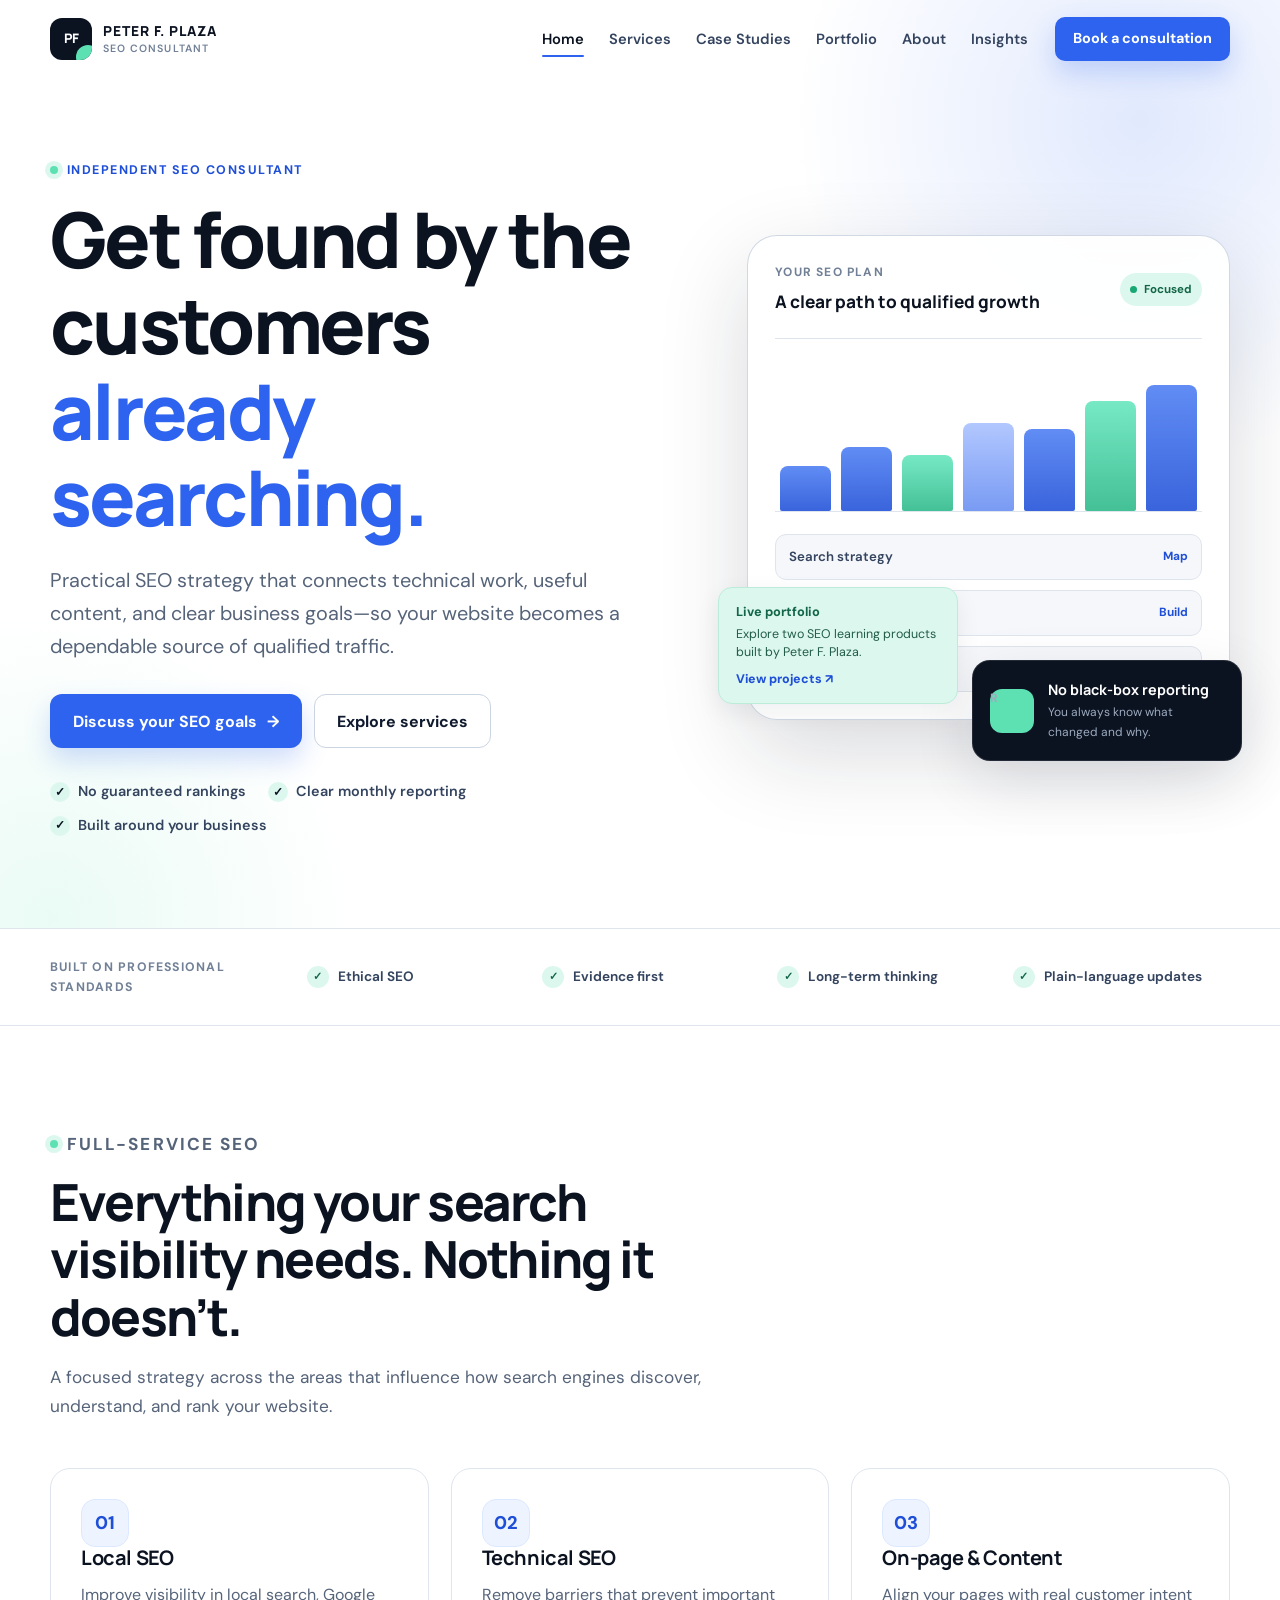
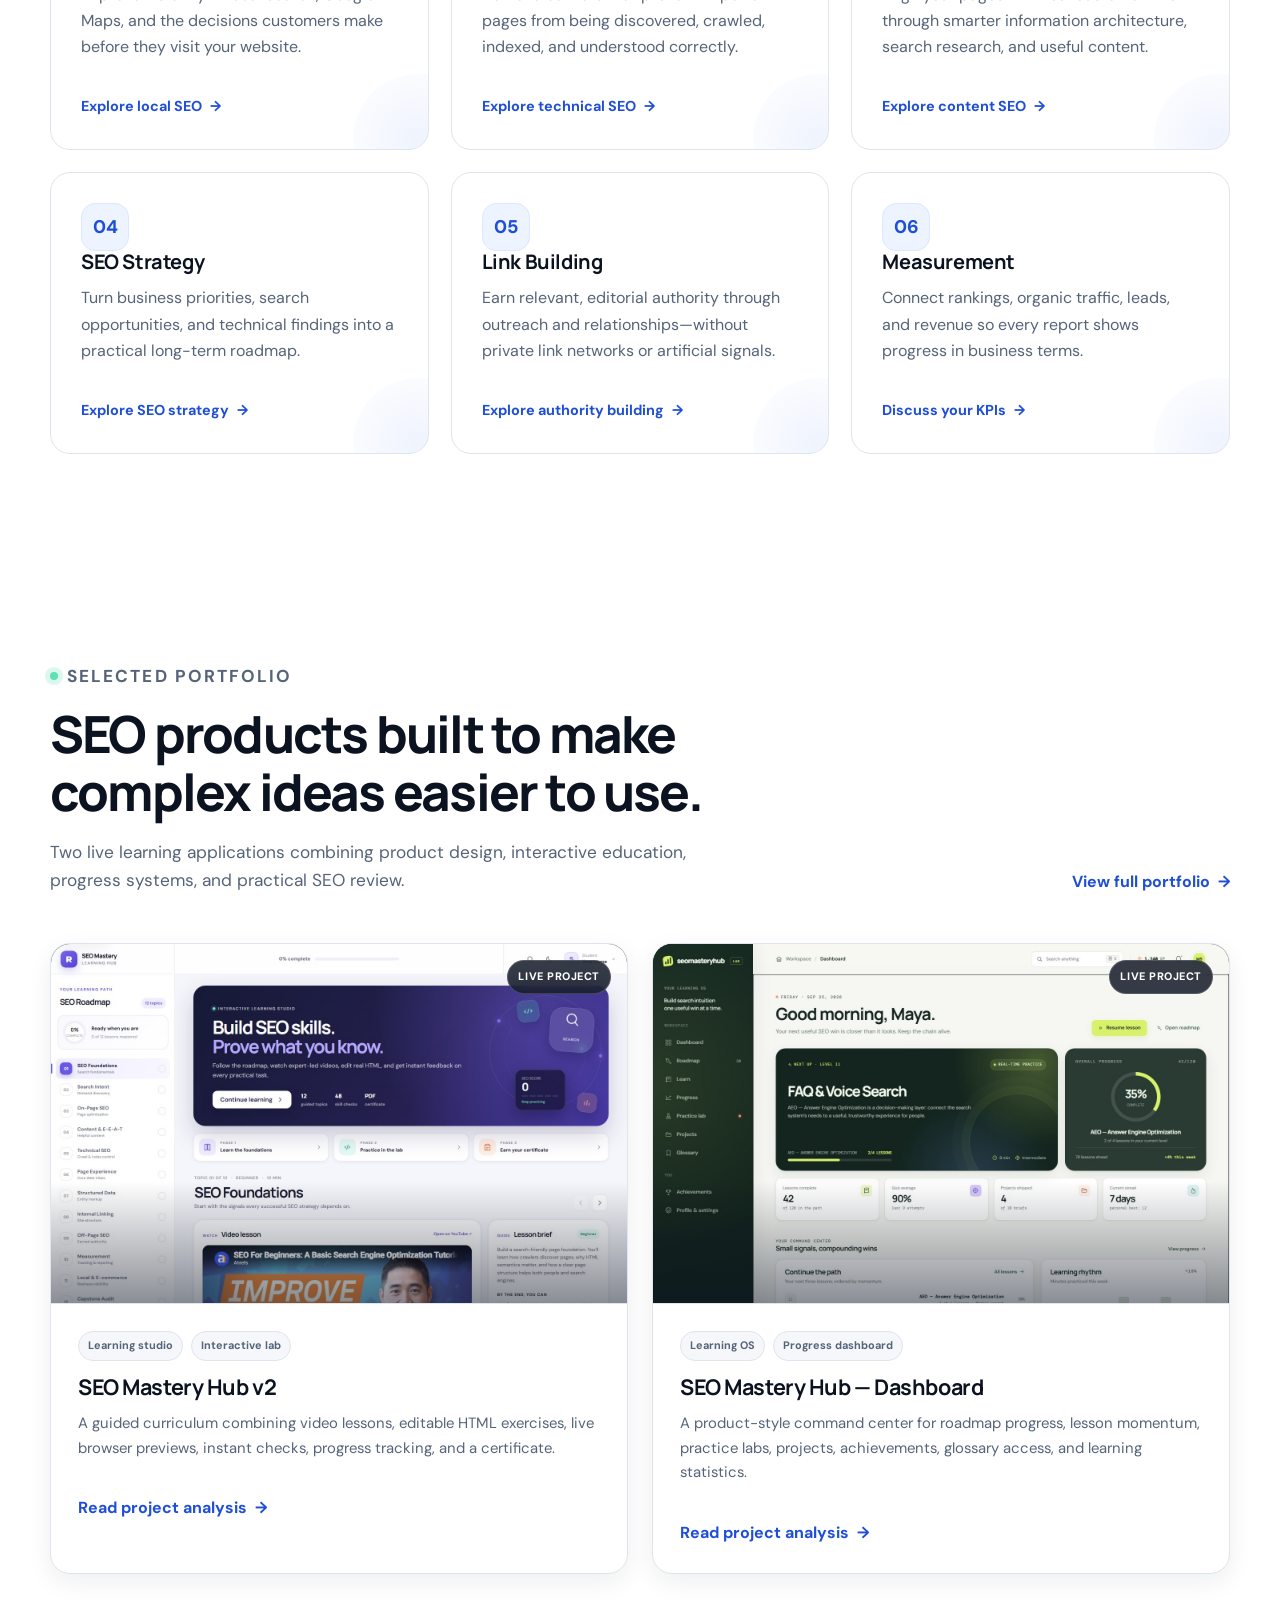
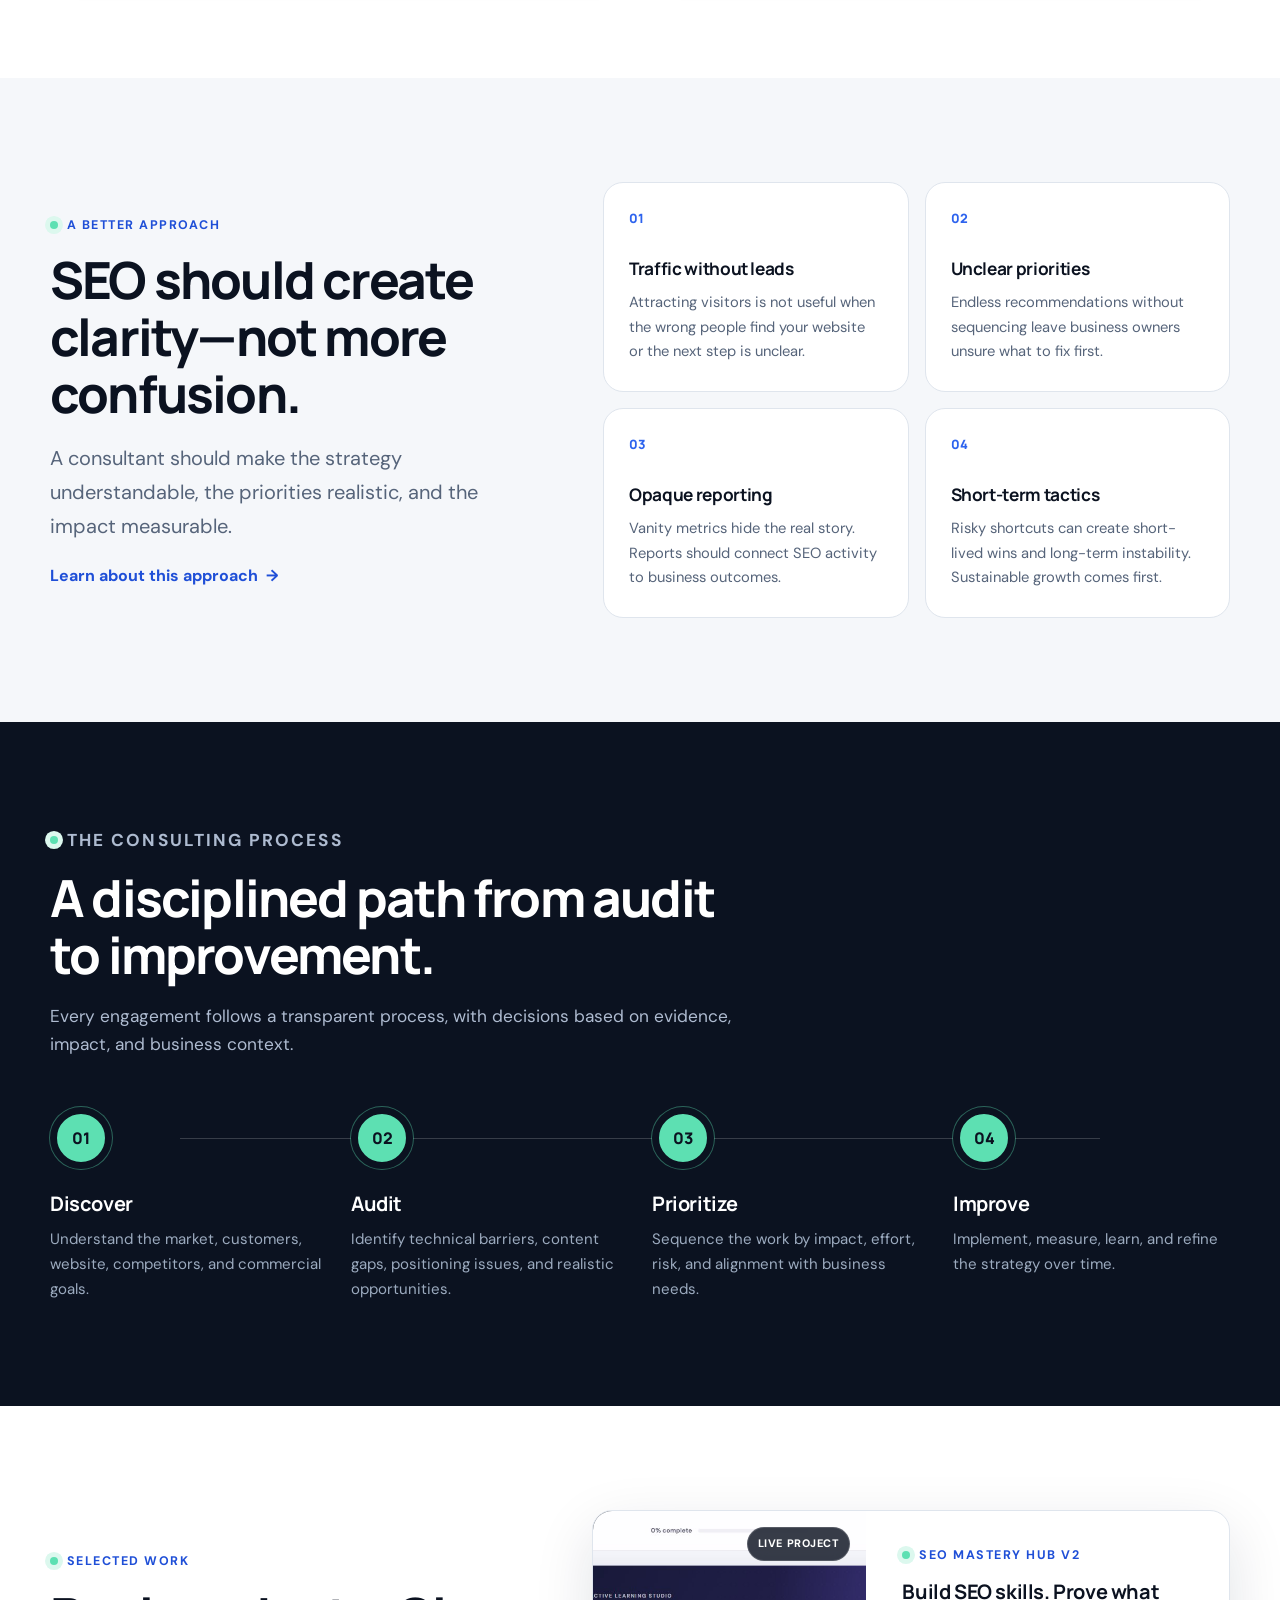
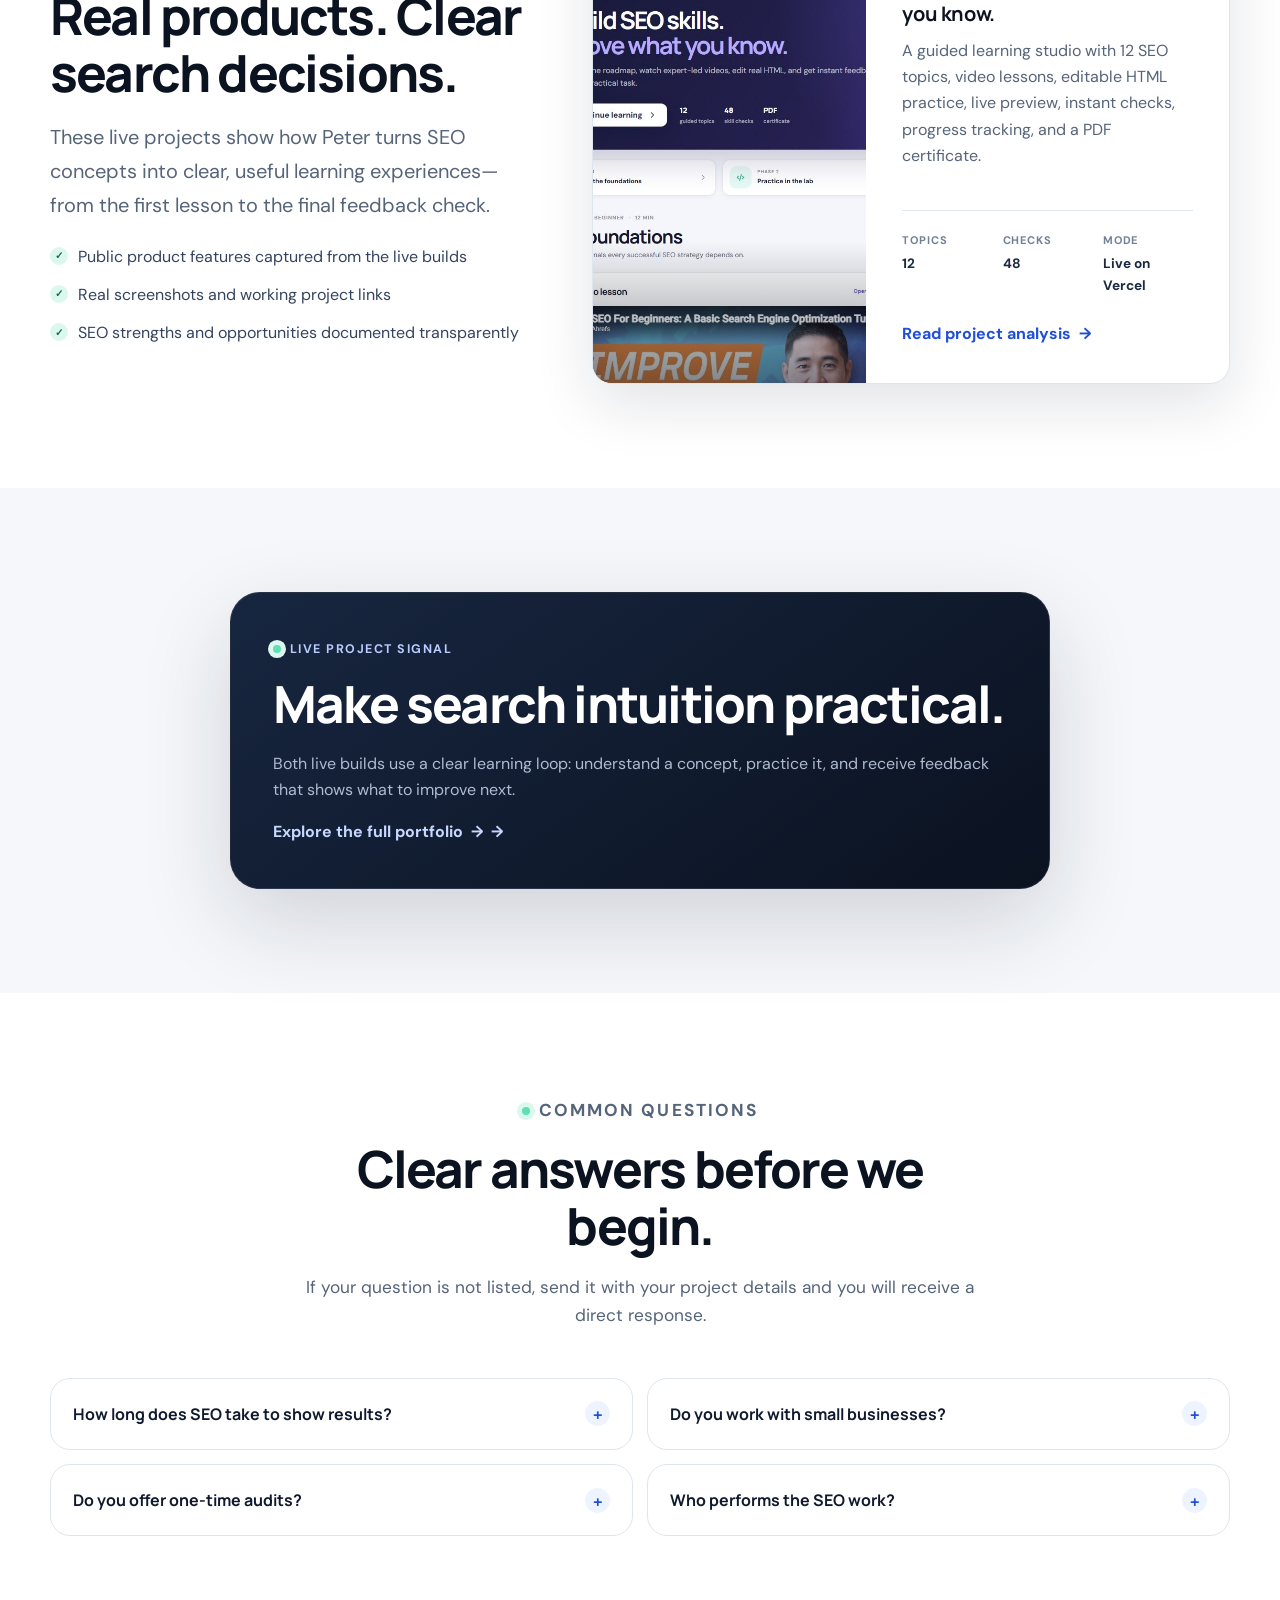
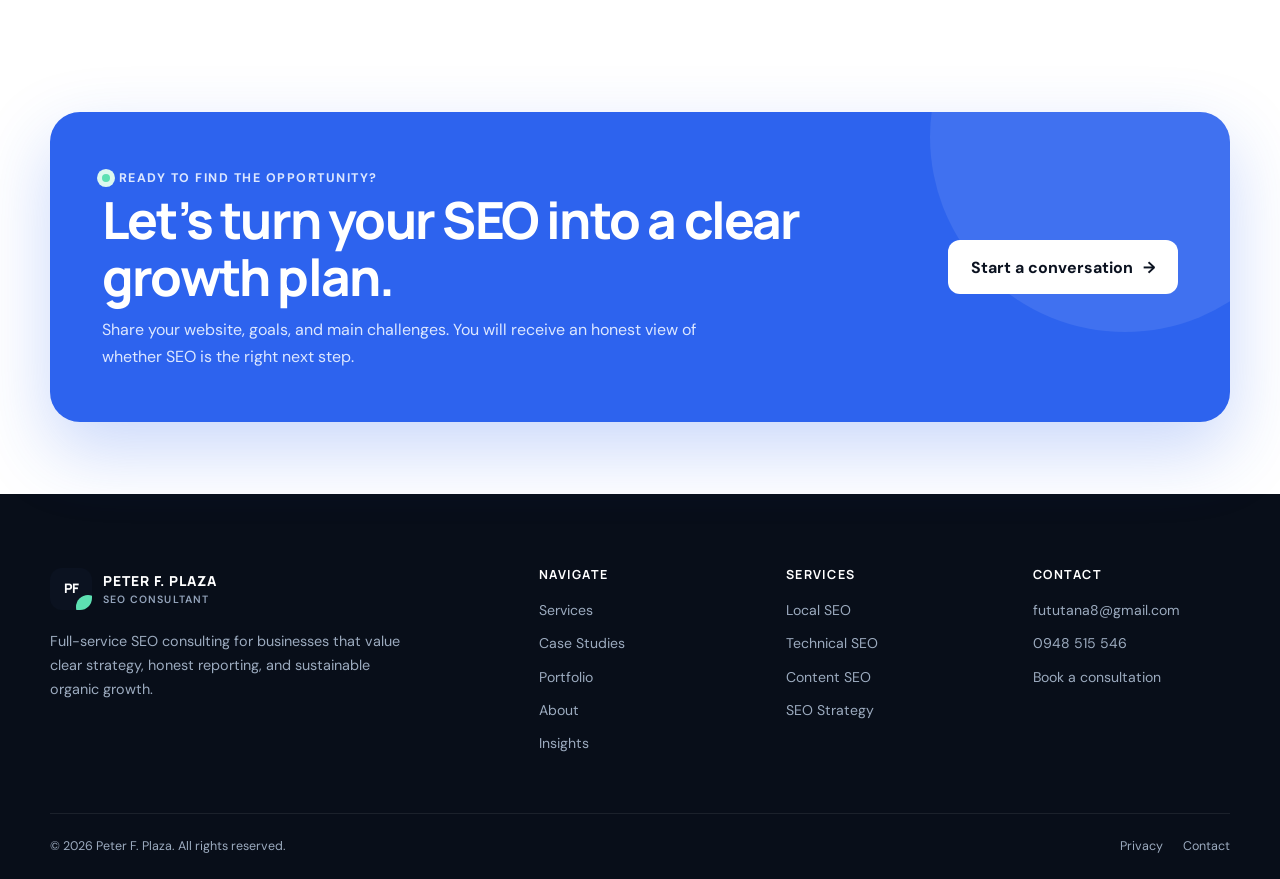
<file: index.html>
<!doctype html>
<html lang="en">
<head>
  <meta charset="utf-8">
  <meta name="viewport" content="width=device-width, initial-scale=1">
  <title>Peter F. Plaza | Full-Service SEO Consultant</title>
  <meta name="description" content="Independent full-service SEO consulting focused on transparent strategy, qualified traffic, and measurable business growth.">
  <meta name="robots" content="index, follow">
  <link rel="canonical" href="https://www.example.com/">
  <meta property="og:type" content="website">
  <meta property="og:title" content="Peter F. Plaza | Full-Service SEO Consultant">
  <meta property="og:description" content="Practical SEO strategy built around qualified traffic, useful content, and measurable growth.">
  <meta property="og:url" content="https://www.example.com/">
  <meta property="og:image" content="https://www.example.com/assets/og-image.svg">
  <meta name="theme-color" content="#0b1220">
  <link rel="icon" href="assets/favicon.svg" type="image/svg+xml">
  <link rel="manifest" href="assets/site.webmanifest">
  <link rel="preconnect" href="https://fonts.googleapis.com">
  <link rel="preconnect" href="https://fonts.gstatic.com" crossorigin>
  <link rel="stylesheet" href="assets/css/styles.css">
  <script type="application/ld+json">
  {
    "@context": "https://schema.org",
    "@type": "Person",
    "name": "Peter F. Plaza",
    "jobTitle": "Independent SEO Consultant",
    "url": "https://www.example.com/",
    "knowsAbout": ["SEO", "Technical SEO", "Local SEO", "Content Strategy", "Search Engine Optimization"]
  }
  </script>
</head>
<body data-page="home">
  <a class="skip-link" href="#main-content">Skip to main content</a>

  <header class="site-header" data-header>
    <div class="container nav-wrap">
      <a class="brand" href="index.html" aria-label="Peter F. Plaza, SEO Consultant — home">
        <span class="brand-mark" aria-hidden="true">PF</span>
        <span class="brand-copy">Peter F. Plaza<small>SEO Consultant</small></span>
      </a>

      <button class="nav-toggle" type="button" aria-label="Toggle navigation" aria-controls="primary-navigation" aria-expanded="false" data-nav-toggle>
        <span class="nav-toggle-lines" aria-hidden="true"></span>
      </button>

      <nav class="primary-nav" id="primary-navigation" aria-label="Primary navigation" data-nav>
        <ul class="nav-list">
          <li><a class="nav-link" href="index.html">Home</a></li>
          <li><a class="nav-link" href="services.html">Services</a></li>
          <li><a class="nav-link" href="case-studies.html">Case Studies</a></li>
          <li><a class="nav-link" href="portfolio.html">Portfolio</a></li>
          <li><a class="nav-link" href="about.html">About</a></li>
          <li><a class="nav-link" href="insights.html">Insights</a></li>
        </ul>
        <a class="button button-primary button-small" href="contact.html">Book a consultation</a>
      </nav>
    </div>
  </header>

  <main id="main-content">
    <section class="hero">
      <div class="container hero-grid">
        <div class="hero-copy">
          <p class="eyebrow">Independent SEO consultant</p>
          <h1>Get found by the customers <span class="accent">already searching.</span></h1>
          <p>Practical SEO strategy that connects technical work, useful content, and clear business goals—so your website becomes a dependable source of qualified traffic.</p>
          <div class="hero-actions">
            <a class="button button-primary" href="contact.html">Discuss your SEO goals <span aria-hidden="true">→</span></a>
            <a class="button button-secondary" href="services.html">Explore services</a>
          </div>
          <ul class="hero-points" aria-label="Consulting principles">
            <li>No guaranteed rankings</li>
            <li>Clear monthly reporting</li>
            <li>Built around your business</li>
          </ul>
        </div>

        <div class="hero-visual" role="region" aria-label="SEO strategy preview and live portfolio link">
          <div class="strategy-card">
            <div class="card-topline">
              <div>
                <span class="card-label">Your SEO plan</span>
                <strong class="card-title">A clear path to qualified growth</strong>
              </div>
              <span class="live-pill">Focused</span>
            </div>

            <div class="signal-chart" aria-hidden="true">
              <span class="signal-bar" style="--bar-height: 34%"></span>
              <span class="signal-bar" style="--bar-height: 48%"></span>
              <span class="signal-bar" style="--bar-height: 42%"></span>
              <span class="signal-bar" style="--bar-height: 66%"></span>
              <span class="signal-bar" style="--bar-height: 61%"></span>
              <span class="signal-bar" style="--bar-height: 82%"></span>
              <span class="signal-bar" style="--bar-height: 94%"></span>
            </div>

            <div class="strategy-list">
              <div class="strategy-row"><span>Search strategy</span><span class="strategy-status">Map</span></div>
              <div class="strategy-row"><span>Technical foundation</span><span class="strategy-status">Build</span></div>
              <div class="strategy-row"><span>Content &amp; authority</span><span class="strategy-status">Grow</span></div>
            </div>
          </div>

          <div class="report-card">
            <span class="report-icon" aria-hidden="true">R</span>
            <div>
              <strong>No black-box reporting</strong>
              <span>You always know what changed and why.</span>
            </div>
          </div>

          <div class="hero-live-card">
            <strong>Live portfolio</strong>
            <span>Explore two SEO learning products built by Peter F. Plaza.</span>
            <a href="portfolio.html">View projects <span aria-hidden="true">↗</span></a>
          </div>
        </div>
      </div>
    </section>

    <section class="trust-strip" aria-label="Consulting standards">
      <div class="container trust-strip-inner">
        <span class="trust-strip-label">Built on professional standards</span>
        <span class="trust-item">Ethical SEO</span>
        <span class="trust-item">Evidence first</span>
        <span class="trust-item">Long-term thinking</span>
        <span class="trust-item">Plain-language updates</span>
      </div>
    </section>

    <section class="section">
      <div class="container">
        <div class="section-heading" data-reveal>
          <p class="eyebrow">Full-service SEO</p>
          <h2>Everything your search visibility needs. Nothing it doesn’t.</h2>
          <p>A focused strategy across the areas that influence how search engines discover, understand, and rank your website.</p>
        </div>

        <div class="card-grid">
          <article class="service-card" data-reveal>
            <span class="icon-box" aria-hidden="true">01</span>
            <h3>Local SEO</h3>
            <p>Improve visibility in local search, Google Maps, and the decisions customers make before they visit your website.</p>
            <a class="service-link" href="services.html#local-seo">Explore local SEO</a>
          </article>

          <article class="service-card" data-reveal>
            <span class="icon-box" aria-hidden="true">02</span>
            <h3>Technical SEO</h3>
            <p>Remove barriers that prevent important pages from being discovered, crawled, indexed, and understood correctly.</p>
            <a class="service-link" href="services.html#technical-seo">Explore technical SEO</a>
          </article>

          <article class="service-card" data-reveal>
            <span class="icon-box" aria-hidden="true">03</span>
            <h3>On-page &amp; Content</h3>
            <p>Align your pages with real customer intent through smarter information architecture, search research, and useful content.</p>
            <a class="service-link" href="services.html#content-seo">Explore content SEO</a>
          </article>

          <article class="service-card" data-reveal>
            <span class="icon-box" aria-hidden="true">04</span>
            <h3>SEO Strategy</h3>
            <p>Turn business priorities, search opportunities, and technical findings into a practical long-term roadmap.</p>
            <a class="service-link" href="services.html#seo-strategy">Explore SEO strategy</a>
          </article>

          <article class="service-card" data-reveal>
            <span class="icon-box" aria-hidden="true">05</span>
            <h3>Link Building</h3>
            <p>Earn relevant, editorial authority through outreach and relationships—without private link networks or artificial signals.</p>
            <a class="service-link" href="services.html#authority">Explore authority building</a>
          </article>

          <article class="service-card" data-reveal>
            <span class="icon-box" aria-hidden="true">06</span>
            <h3>Measurement</h3>
            <p>Connect rankings, organic traffic, leads, and revenue so every report shows progress in business terms.</p>
            <a class="service-link" href="contact.html">Discuss your KPIs</a>
          </article>
        </div>
      </div>
    </section>

    <section class="section portfolio-preview">
      <div class="container">
        <div class="section-heading-row" data-reveal>
          <div class="section-heading">
            <p class="eyebrow">Selected portfolio</p>
            <h2>SEO products built to make complex ideas easier to use.</h2>
            <p>Two live learning applications combining product design, interactive education, progress systems, and practical SEO review.</p>
          </div>
          <a class="text-link" href="portfolio.html">View full portfolio</a>
        </div>

        <div class="portfolio-grid">
          <article class="portfolio-card" data-reveal>
            <a class="portfolio-media" href="portfolio.html#learning-studio" aria-label="View the SEO Mastery Hub v2 portfolio project">
              <img src="assets/images/portfolio/seo-mastery-learning-studio.jpg" width="1440" height="900" alt="SEO Mastery Hub v2 interactive learning interface with roadmap and SEO Foundations lesson" loading="lazy">
              <span class="portfolio-live">Live project</span>
            </a>
            <div class="portfolio-body">
              <div class="portfolio-meta"><span class="portfolio-tag">Learning studio</span><span class="portfolio-tag">Interactive lab</span></div>
              <h3>SEO Mastery Hub v2</h3>
              <p>A guided curriculum combining video lessons, editable HTML exercises, live browser previews, instant checks, progress tracking, and a certificate.</p>
              <a class="text-link" href="portfolio.html#learning-studio">Read project analysis</a>
            </div>
          </article>

          <article class="portfolio-card" data-reveal>
            <a class="portfolio-media" href="portfolio.html#learning-os" aria-label="View the SEO Mastery Hub dashboard portfolio project">
              <img src="assets/images/portfolio/seo-mastery-learning-os.jpg" width="1440" height="900" alt="SEO Mastery Hub learning dashboard with progress, lesson momentum, and practice statistics" loading="lazy">
              <span class="portfolio-live">Live project</span>
            </a>
            <div class="portfolio-body">
              <div class="portfolio-meta"><span class="portfolio-tag">Learning OS</span><span class="portfolio-tag">Progress dashboard</span></div>
              <h3>SEO Mastery Hub — Dashboard</h3>
              <p>A product-style command center for roadmap progress, lesson momentum, practice labs, projects, achievements, glossary access, and learning statistics.</p>
              <a class="text-link" href="portfolio.html#learning-os">Read project analysis</a>
            </div>
          </article>
        </div>
      </div>
    </section>

    <section class="section section-soft">
      <div class="container problem-layout">
        <div data-reveal>
          <p class="eyebrow">A better approach</p>
          <h2>SEO should create clarity—not more confusion.</h2>
          <p class="lead">A consultant should make the strategy understandable, the priorities realistic, and the impact measurable.</p>
          <a class="text-link" href="about.html">Learn about this approach</a>
        </div>

        <div class="problem-list">
          <article class="problem-card" data-reveal>
            <span class="problem-card-number">01</span>
            <h3>Traffic without leads</h3>
            <p>Attracting visitors is not useful when the wrong people find your website or the next step is unclear.</p>
          </article>
          <article class="problem-card" data-reveal>
            <span class="problem-card-number">02</span>
            <h3>Unclear priorities</h3>
            <p>Endless recommendations without sequencing leave business owners unsure what to fix first.</p>
          </article>
          <article class="problem-card" data-reveal>
            <span class="problem-card-number">03</span>
            <h3>Opaque reporting</h3>
            <p>Vanity metrics hide the real story. Reports should connect SEO activity to business outcomes.</p>
          </article>
          <article class="problem-card" data-reveal>
            <span class="problem-card-number">04</span>
            <h3>Short-term tactics</h3>
            <p>Risky shortcuts can create short-lived wins and long-term instability. Sustainable growth comes first.</p>
          </article>
        </div>
      </div>
    </section>

    <section class="section section-dark">
      <div class="container">
        <div class="section-heading section-heading-light" data-reveal>
          <p class="eyebrow eyebrow-light">The consulting process</p>
          <h2>A disciplined path from audit to improvement.</h2>
          <p>Every engagement follows a transparent process, with decisions based on evidence, impact, and business context.</p>
        </div>

        <div class="process-grid">
          <article class="process-step" data-reveal>
            <span class="process-number">01</span>
            <h3>Discover</h3>
            <p>Understand the market, customers, website, competitors, and commercial goals.</p>
          </article>
          <article class="process-step" data-reveal>
            <span class="process-number">02</span>
            <h3>Audit</h3>
            <p>Identify technical barriers, content gaps, positioning issues, and realistic opportunities.</p>
          </article>
          <article class="process-step" data-reveal>
            <span class="process-number">03</span>
            <h3>Prioritize</h3>
            <p>Sequence the work by impact, effort, risk, and alignment with business needs.</p>
          </article>
          <article class="process-step" data-reveal>
            <span class="process-number">04</span>
            <h3>Improve</h3>
            <p>Implement, measure, learn, and refine the strategy over time.</p>
          </article>
        </div>
      </div>
    </section>

    <section class="section">
      <div class="container proof-grid">
        <div data-reveal>
          <p class="eyebrow">Selected work</p>
          <h2>Real products. Clear search decisions.</h2>
          <p class="lead">These live projects show how Peter turns SEO concepts into clear, useful learning experiences—from the first lesson to the final feedback check.</p>
          <ul class="check-list">
            <li>Public product features captured from the live builds</li>
            <li>Real screenshots and working project links</li>
            <li>SEO strengths and opportunities documented transparently</li>
          </ul>
        </div>

        <article class="case-card case-card-real" data-reveal>
          <a class="case-real-media" href="portfolio.html#learning-studio" aria-label="View SEO Mastery Hub v2 in the portfolio">
            <img src="assets/images/portfolio/seo-mastery-learning-studio.jpg" width="1440" height="900" alt="SEO Mastery Hub v2 live learning studio" loading="lazy">
            <span class="portfolio-live">Live project</span>
          </a>
          <div class="case-content">
            <p class="eyebrow">SEO Mastery Hub v2</p>
            <h3>Build SEO skills. Prove what you know.</h3>
            <p>A guided learning studio with 12 SEO topics, video lessons, editable HTML practice, live preview, instant checks, progress tracking, and a PDF certificate.</p>
            <div class="case-meta">
              <div><span>Topics</span><strong>12</strong></div>
              <div><span>Checks</span><strong>48</strong></div>
              <div><span>Mode</span><strong>Live on Vercel</strong></div>
            </div>
            <a class="text-link" href="portfolio.html#learning-studio">Read project analysis</a>
          </div>
        </article>
      </div>
    </section>

    <div class="section section-soft">
      <div class="container-narrow">
        <div class="quote-card" data-reveal>
          <p class="eyebrow eyebrow-light">Live project signal</p>
          <h2>Make search intuition practical.</h2>
          <p>Both live builds use a clear learning loop: understand a concept, practice it, and receive feedback that shows what to improve next.</p>
          <a class="text-link text-link-light" href="portfolio.html">Explore the full portfolio <span aria-hidden="true">→</span></a>
        </div>
      </div>
    </div>

    <section class="section">
      <div class="container">
        <div class="section-heading section-heading-centered" data-reveal>
          <p class="eyebrow">Common questions</p>
          <h2>Clear answers before we begin.</h2>
          <p>If your question is not listed, send it with your project details and you will receive a direct response.</p>
        </div>

        <div class="faq-grid">
          <details class="faq-item" data-reveal>
            <summary>How long does SEO take to show results?</summary>
            <div class="faq-answer">SEO is a medium- and long-term channel. Timing depends on competition, website condition, authority, market demand, and the priorities selected. No responsible consultant can guarantee a ranking or a specific date.</div>
          </details>
          <details class="faq-item" data-reveal>
            <summary>Do you work with small businesses?</summary>
            <div class="faq-answer">The best-fit clients are businesses that can act on clear priorities, provide access to the website and analytics when needed, and value a sustainable search strategy over shortcuts.</div>
          </details>
          <details class="faq-item" data-reveal>
            <summary>Do you offer one-time audits?</summary>
            <div class="faq-answer">A focused audit is useful for identifying the highest-impact problems and creating a practical roadmap. Add your actual audit format, price range, and turnaround time here.</div>
          </details>
          <details class="faq-item" data-reveal>
            <summary>Who performs the SEO work?</summary>
            <div class="faq-answer">Use this section to explain exactly who handles strategy, implementation, communication, and quality control. Clear ownership is essential to building trust.</div>
          </details>
        </div>
      </div>
    </section>

    <section class="section-sm">
      <div class="container">
        <div class="cta-panel" data-reveal>
          <div>
            <p class="eyebrow eyebrow-light">Ready to find the opportunity?</p>
            <h2>Let’s turn your SEO into a clear growth plan.</h2>
            <p>Share your website, goals, and main challenges. You will receive an honest view of whether SEO is the right next step.</p>
          </div>
          <a class="button button-light" href="contact.html">Start a conversation <span aria-hidden="true">→</span></a>
        </div>
      </div>
    </section>
  </main>

  <footer class="site-footer">
    <div class="container footer-main">
      <div class="footer-brand">
        <a class="brand" href="index.html" aria-label="Peter F. Plaza, SEO Consultant — home">
          <span class="brand-mark" aria-hidden="true">PF</span>
          <span class="brand-copy">Peter F. Plaza<small>SEO Consultant</small></span>
        </a>
        <p>Full-service SEO consulting for businesses that value clear strategy, honest reporting, and sustainable organic growth.</p>
      </div>

      <div class="footer-column">
        <h3>Navigate</h3>
        <ul class="footer-links">
          <li><a href="services.html">Services</a></li>
          <li><a href="case-studies.html">Case Studies</a></li>
          <li><a href="portfolio.html">Portfolio</a></li>
          <li><a href="about.html">About</a></li>
          <li><a href="insights.html">Insights</a></li>
        </ul>
      </div>

      <div class="footer-column">
        <h3>Services</h3>
        <ul class="footer-links">
          <li><a href="services.html#local-seo">Local SEO</a></li>
          <li><a href="services.html#technical-seo">Technical SEO</a></li>
          <li><a href="services.html#content-seo">Content SEO</a></li>
          <li><a href="services.html#seo-strategy">SEO Strategy</a></li>
        </ul>
      </div>

      <div class="footer-column">
        <h3>Contact</h3>
        <ul class="footer-links">
          <li><a href="mailto:fututana8@gmail.com">fututana8@gmail.com</a></li>
          <li><a href="tel:09484515546">0948 515 546</a></li>
          <li><a href="contact.html">Book a consultation</a></li>
        </ul>
      </div>
    </div>

    <div class="container footer-bottom">
      <span>© <span data-year>2026</span> Peter F. Plaza. All rights reserved.</span>
      <div class="footer-bottom-links">
        <a href="privacy.html">Privacy</a>
        <a href="contact.html">Contact</a>
      </div>
    </div>
  </footer>

  <script src="assets/js/main.js" defer></script>
</body>
</html>
</file>
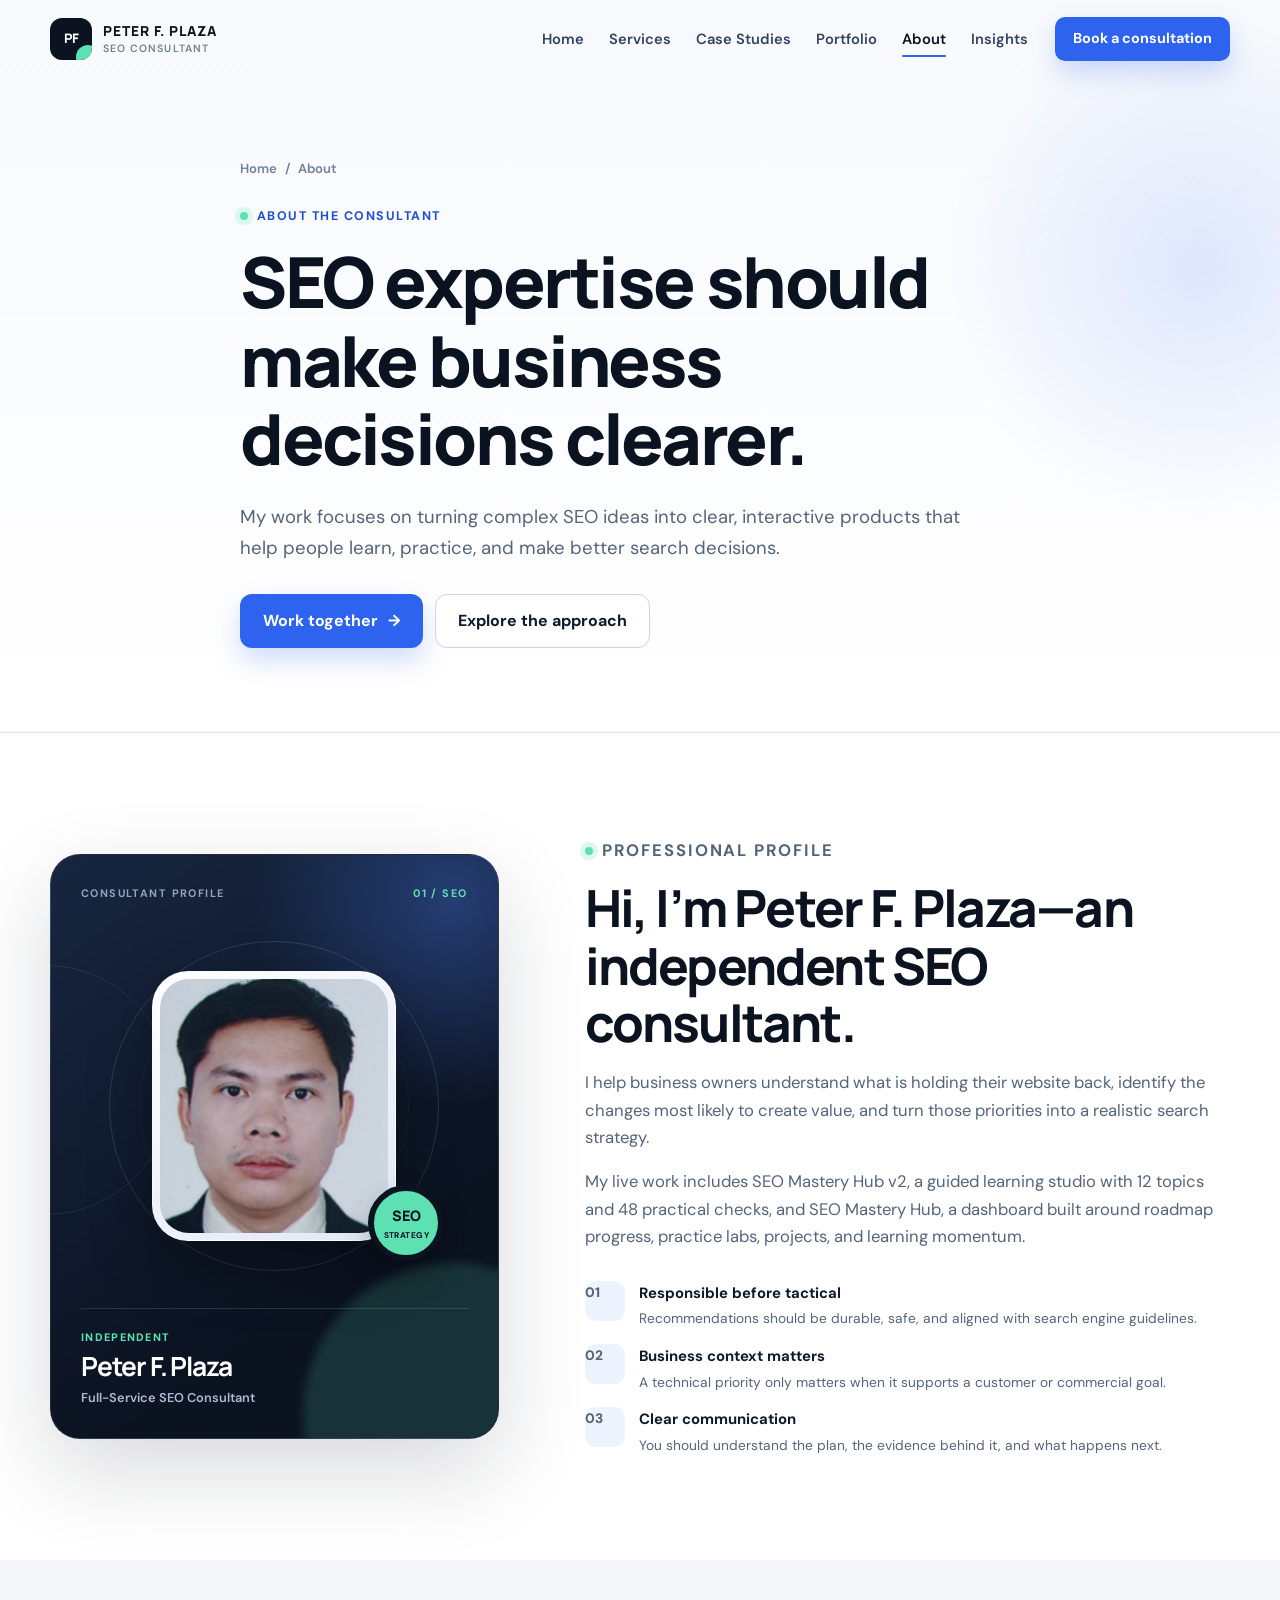
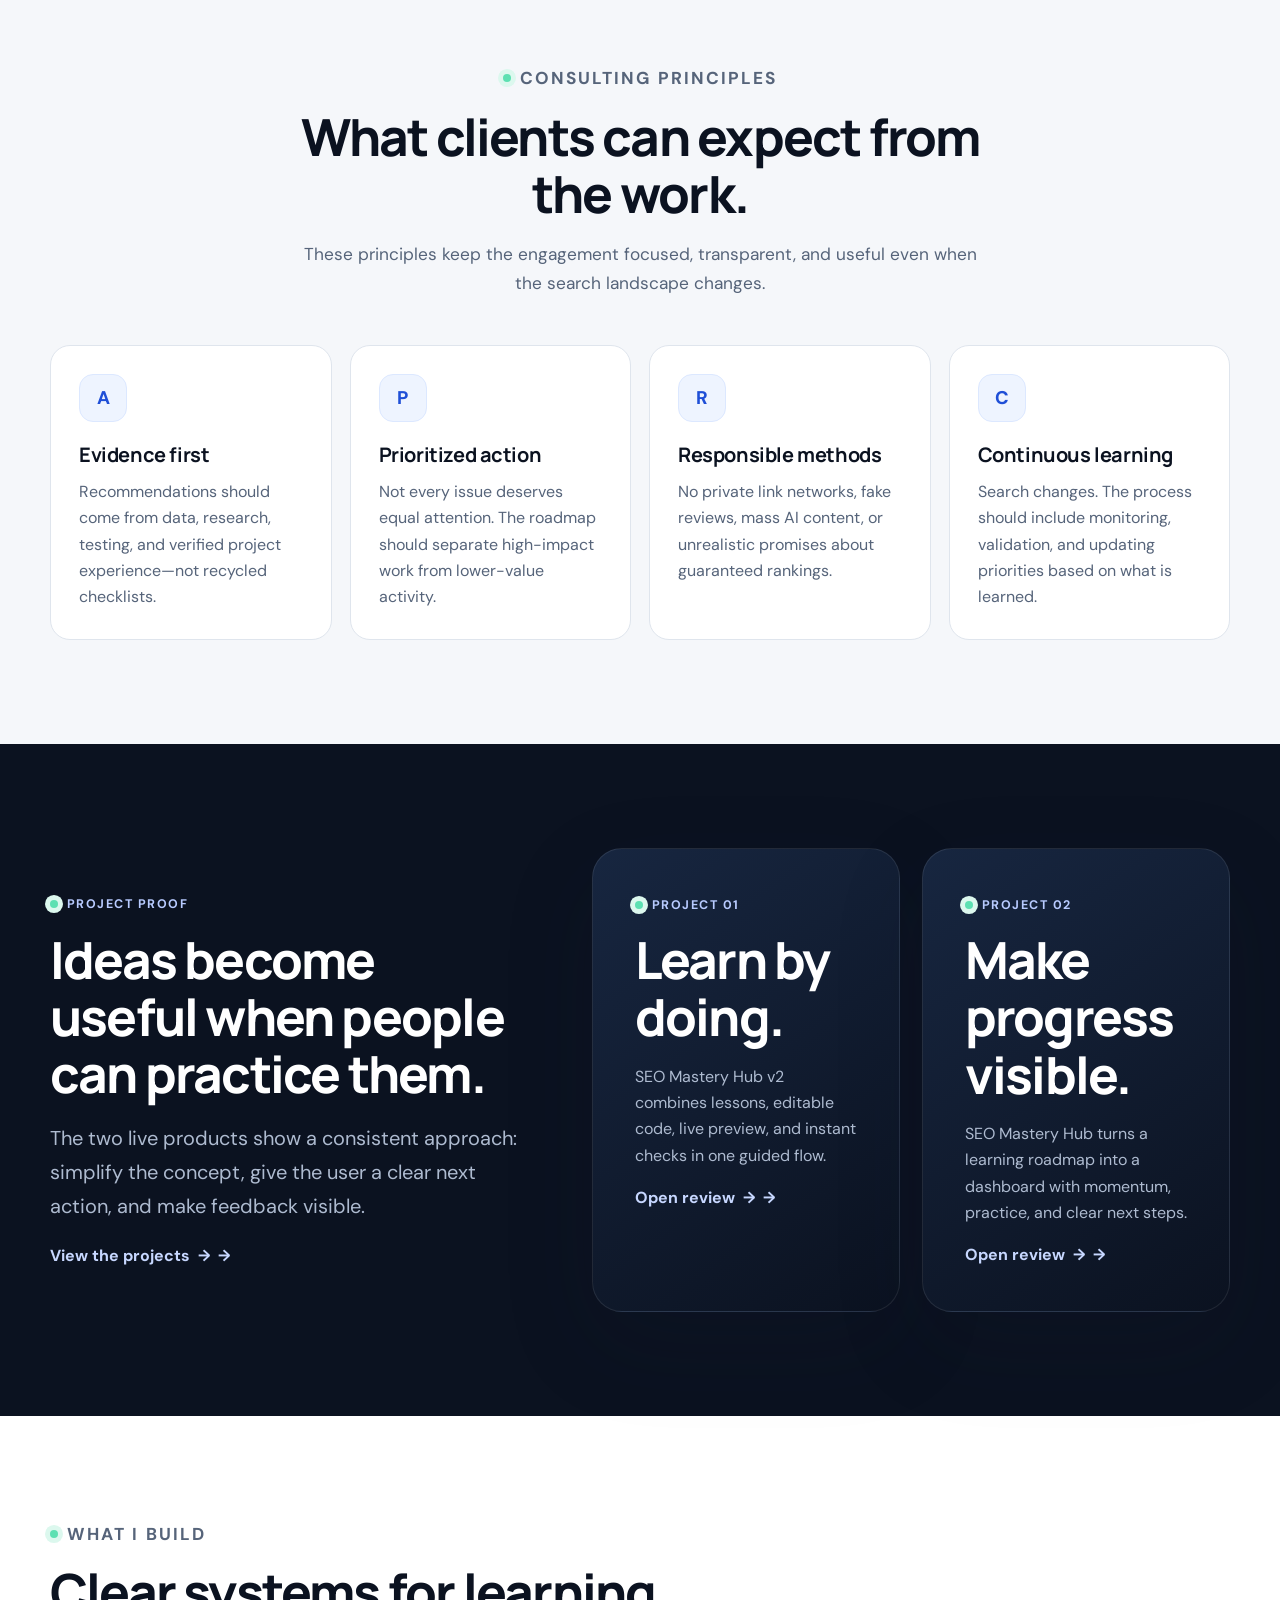
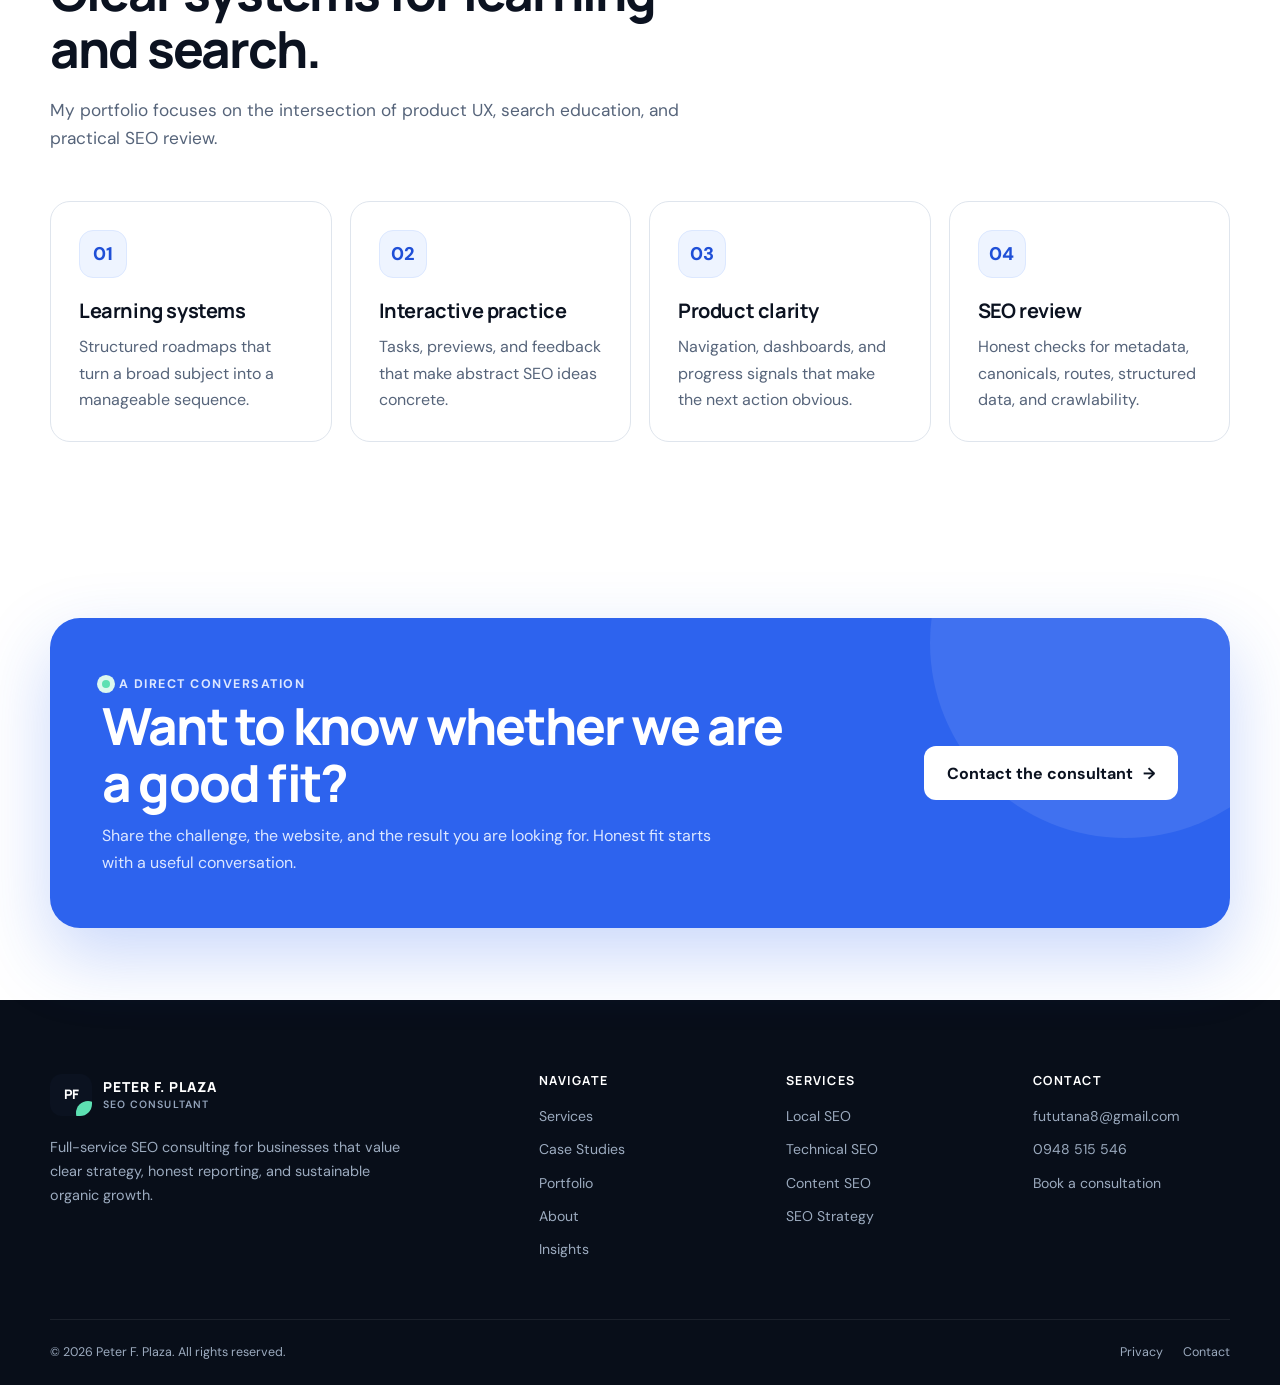
<file: about.html>
<!doctype html>
<html lang="en">
<head>
  <meta charset="utf-8">
  <meta name="viewport" content="width=device-width, initial-scale=1">
  <title>About Peter F. Plaza | Independent SEO Consultant</title>
  <meta name="description" content="Learn about an independent SEO consultant’s background, approach, values, and transparent way of working.">
  <meta name="robots" content="index, follow">
  <link rel="canonical" href="https://www.example.com/about.html">
  <meta property="og:type" content="profile">
  <meta property="og:title" content="About Peter F. Plaza | Independent SEO Consultant">
  <meta property="og:description" content="Clear thinking, responsible SEO, and useful client communication.">
  <meta property="og:url" content="https://www.example.com/about.html">
  <meta property="og:image" content="https://www.example.com/assets/og-image.svg">
  <meta name="theme-color" content="#0b1220">
  <link rel="icon" href="assets/favicon.svg" type="image/svg+xml">
  <link rel="manifest" href="assets/site.webmanifest">
  <link rel="stylesheet" href="assets/css/styles.css">
</head>
<body data-page="about">
  <a class="skip-link" href="#main-content">Skip to main content</a>

  <header class="site-header" data-header>
    <div class="container nav-wrap">
      <a class="brand" href="index.html" aria-label="Peter F. Plaza, SEO Consultant — home"><span class="brand-mark" aria-hidden="true">PF</span><span class="brand-copy">Peter F. Plaza<small>SEO Consultant</small></span></a>
      <button class="nav-toggle" type="button" aria-label="Toggle navigation" aria-controls="primary-navigation" aria-expanded="false" data-nav-toggle><span class="nav-toggle-lines" aria-hidden="true"></span></button>
      <nav class="primary-nav" id="primary-navigation" aria-label="Primary navigation" data-nav>
        <ul class="nav-list"><li><a class="nav-link" href="index.html">Home</a></li><li><a class="nav-link" href="services.html">Services</a></li><li><a class="nav-link" href="case-studies.html">Case Studies</a></li><li><a class="nav-link" href="portfolio.html">Portfolio</a></li><li><a class="nav-link" href="about.html">About</a></li><li><a class="nav-link" href="insights.html">Insights</a></li></ul>
        <a class="button button-primary button-small" href="contact.html">Book a consultation</a>
      </nav>
    </div>
  </header>

  <main id="main-content">
    <section class="page-hero">
      <div class="container hero-content">
        <nav class="breadcrumbs" aria-label="Breadcrumb"><a href="index.html">Home</a><span aria-hidden="true">/</span><span>About</span></nav>
        <p class="eyebrow">About the consultant</p>
        <h1>SEO expertise should make business decisions clearer.</h1>
        <p>My work focuses on turning complex SEO ideas into clear, interactive products that help people learn, practice, and make better search decisions.</p>
        <div class="page-hero-actions button-row"><a class="button button-primary" href="contact.html">Work together <span aria-hidden="true">→</span></a><a class="button button-secondary" href="#approach">Explore the approach</a></div>
      </div>
    </section>

    <section class="section" id="approach">
      <div class="container about-grid">
        <div class="portrait-card" data-reveal>
          <div class="portrait-topline">
            <span>Consultant profile</span>
            <span class="portrait-index">01 / SEO</span>
          </div>
          <div class="portrait-stage">
            <span class="portrait-orbit portrait-orbit-one" aria-hidden="true"></span>
            <span class="portrait-orbit portrait-orbit-two" aria-hidden="true"></span>
            <div class="portrait-photo">
              <img src="images/Capture.PNG" width="196" height="215" alt="Professional portrait of Peter F. Plaza, SEO consultant">
            </div>
            <span class="portrait-badge" aria-hidden="true"><strong>SEO</strong><small>Strategy</small></span>
          </div>
          <div class="portrait-caption">
            <span>Independent</span>
            <strong>Peter F. Plaza</strong>
            <small>Full-Service SEO Consultant</small>
          </div>
        </div>
        <div class="about-copy" data-reveal>
          <p class="eyebrow">Professional profile</p>
          <h2>Hi, I’m Peter F. Plaza—an independent SEO consultant.</h2>
          <p>I help business owners understand what is holding their website back, identify the changes most likely to create value, and turn those priorities into a realistic search strategy.</p>
          <p>My live work includes SEO Mastery Hub v2, a guided learning studio with 12 topics and 48 practical checks, and SEO Mastery Hub, a dashboard built around roadmap progress, practice labs, projects, and learning momentum.</p>
          <ul class="value-list">
            <li><span class="value-icon" aria-hidden="true">01</span><div><strong>Responsible before tactical</strong><span>Recommendations should be durable, safe, and aligned with search engine guidelines.</span></div></li>
            <li><span class="value-icon" aria-hidden="true">02</span><div><strong>Business context matters</strong><span>A technical priority only matters when it supports a customer or commercial goal.</span></div></li>
            <li><span class="value-icon" aria-hidden="true">03</span><div><strong>Clear communication</strong><span>You should understand the plan, the evidence behind it, and what happens next.</span></div></li>
          </ul>
        </div>
      </div>
    </section>

    <section class="section section-soft">
      <div class="container">
        <div class="section-heading section-heading-centered" data-reveal><p class="eyebrow">Consulting principles</p><h2>What clients can expect from the work.</h2><p>These principles keep the engagement focused, transparent, and useful even when the search landscape changes.</p></div>
        <div class="card-grid-4">
          <article class="value-card" data-reveal><span class="icon-box" aria-hidden="true">A</span><h3>Evidence first</h3><p>Recommendations should come from data, research, testing, and verified project experience—not recycled checklists.</p></article>
          <article class="value-card" data-reveal><span class="icon-box" aria-hidden="true">P</span><h3>Prioritized action</h3><p>Not every issue deserves equal attention. The roadmap should separate high-impact work from lower-value activity.</p></article>
          <article class="value-card" data-reveal><span class="icon-box" aria-hidden="true">R</span><h3>Responsible methods</h3><p>No private link networks, fake reviews, mass AI content, or unrealistic promises about guaranteed rankings.</p></article>
          <article class="value-card" data-reveal><span class="icon-box" aria-hidden="true">C</span><h3>Continuous learning</h3><p>Search changes. The process should include monitoring, validation, and updating priorities based on what is learned.</p></article>
        </div>
      </div>
    </section>

    <section class="section section-dark">
      <div class="container">
        <div class="proof-grid">
          <div data-reveal><p class="eyebrow eyebrow-light">Project proof</p><h2>Ideas become useful when people can practice them.</h2><p class="lead" style="color:#aebbd0">The two live products show a consistent approach: simplify the concept, give the user a clear next action, and make feedback visible.</p><a class="text-link text-link-light" href="portfolio.html">View the projects <span aria-hidden="true">→</span></a></div>
          <div class="card-grid-2">
            <div class="quote-card" data-reveal><p class="eyebrow eyebrow-light">Project 01</p><h2>Learn by doing.</h2><p>SEO Mastery Hub v2 combines lessons, editable code, live preview, and instant checks in one guided flow.</p><a class="text-link text-link-light" href="portfolio.html#learning-studio">Open review <span aria-hidden="true">→</span></a></div>
            <div class="quote-card" data-reveal><p class="eyebrow eyebrow-light">Project 02</p><h2>Make progress visible.</h2><p>SEO Mastery Hub turns a learning roadmap into a dashboard with momentum, practice, and clear next steps.</p><a class="text-link text-link-light" href="portfolio.html#learning-os">Open review <span aria-hidden="true">→</span></a></div>
          </div>
        </div>
      </div>
    </section>

    <section class="section">
      <div class="container">
        <div class="section-heading" data-reveal><p class="eyebrow">What I build</p><h2>Clear systems for learning and search.</h2><p>My portfolio focuses on the intersection of product UX, search education, and practical SEO review.</p></div>
        <div class="card-grid-4">
          <article class="feature-card" data-reveal><span class="icon-box" aria-hidden="true">01</span><h3>Learning systems</h3><p>Structured roadmaps that turn a broad subject into a manageable sequence.</p></article>
          <article class="feature-card" data-reveal><span class="icon-box" aria-hidden="true">02</span><h3>Interactive practice</h3><p>Tasks, previews, and feedback that make abstract SEO ideas concrete.</p></article>
          <article class="feature-card" data-reveal><span class="icon-box" aria-hidden="true">03</span><h3>Product clarity</h3><p>Navigation, dashboards, and progress signals that make the next action obvious.</p></article>
          <article class="feature-card" data-reveal><span class="icon-box" aria-hidden="true">04</span><h3>SEO review</h3><p>Honest checks for metadata, canonicals, routes, structured data, and crawlability.</p></article>
        </div>
      </div>
    </section>

    <section class="section-sm"><div class="container"><div class="cta-panel" data-reveal><div><p class="eyebrow eyebrow-light">A direct conversation</p><h2>Want to know whether we are a good fit?</h2><p>Share the challenge, the website, and the result you are looking for. Honest fit starts with a useful conversation.</p></div><a class="button button-light" href="contact.html">Contact the consultant <span aria-hidden="true">→</span></a></div></div></section>
  </main>

  <footer class="site-footer">
    <div class="container footer-main">
      <div class="footer-brand"><a class="brand" href="index.html"><span class="brand-mark" aria-hidden="true">PF</span><span class="brand-copy">Peter F. Plaza<small>SEO Consultant</small></span></a><p>Full-service SEO consulting for businesses that value clear strategy, honest reporting, and sustainable organic growth.</p></div>
      <div class="footer-column"><h3>Navigate</h3><ul class="footer-links"><li><a href="services.html">Services</a></li><li><a href="case-studies.html">Case Studies</a></li><li><a href="portfolio.html">Portfolio</a></li><li><a href="about.html">About</a></li><li><a href="insights.html">Insights</a></li></ul></div>
      <div class="footer-column"><h3>Services</h3><ul class="footer-links"><li><a href="services.html#local-seo">Local SEO</a></li><li><a href="services.html#technical-seo">Technical SEO</a></li><li><a href="services.html#content-seo">Content SEO</a></li><li><a href="services.html#seo-strategy">SEO Strategy</a></li></ul></div>
      <div class="footer-column"><h3>Contact</h3><ul class="footer-links"><li><a href="mailto:fututana8@gmail.com">fututana8@gmail.com</a></li><li><a href="tel:09484515546">0948 515 546</a></li><li><a href="contact.html">Book a consultation</a></li></ul></div>
    </div>
    <div class="container footer-bottom"><span>© <span data-year>2026</span> Peter F. Plaza. All rights reserved.</span><div class="footer-bottom-links"><a href="privacy.html">Privacy</a><a href="contact.html">Contact</a></div></div>
  </footer>

  <script src="assets/js/main.js" defer></script>
</body>
</html>
</file>
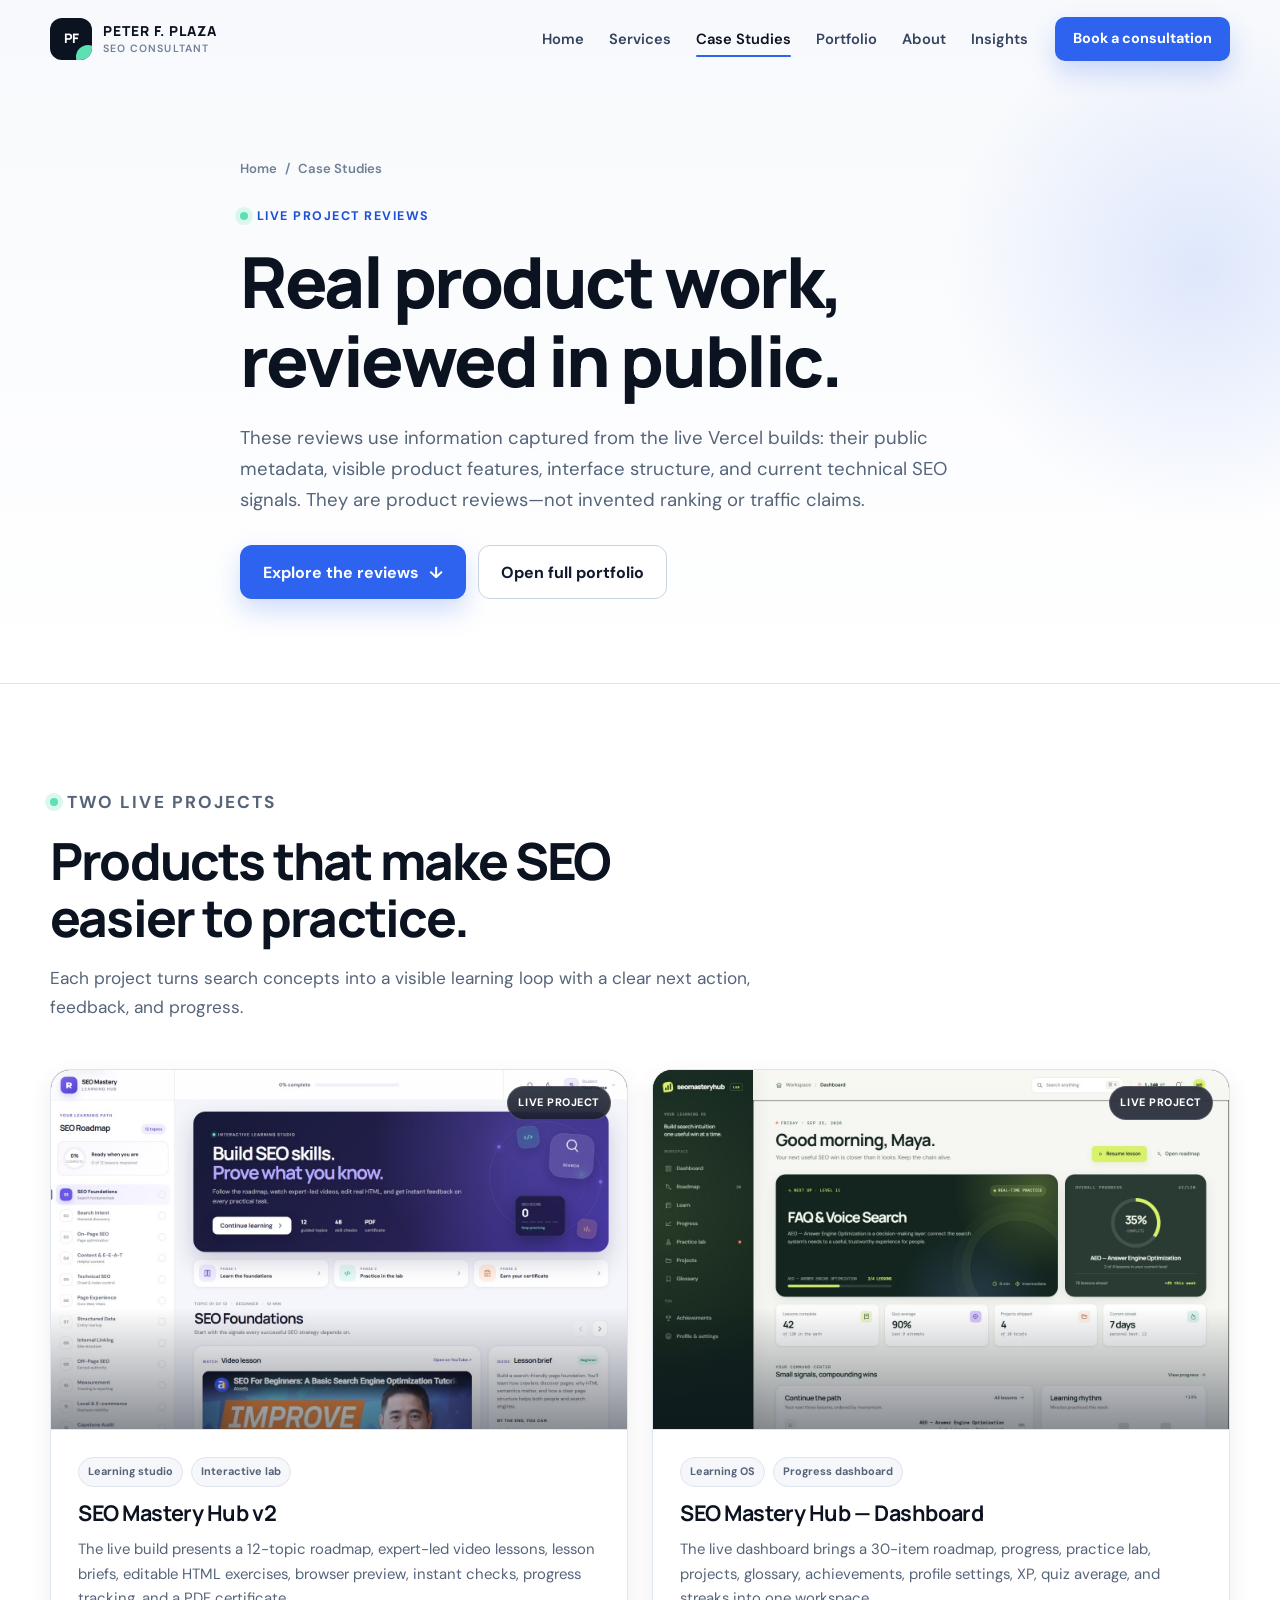
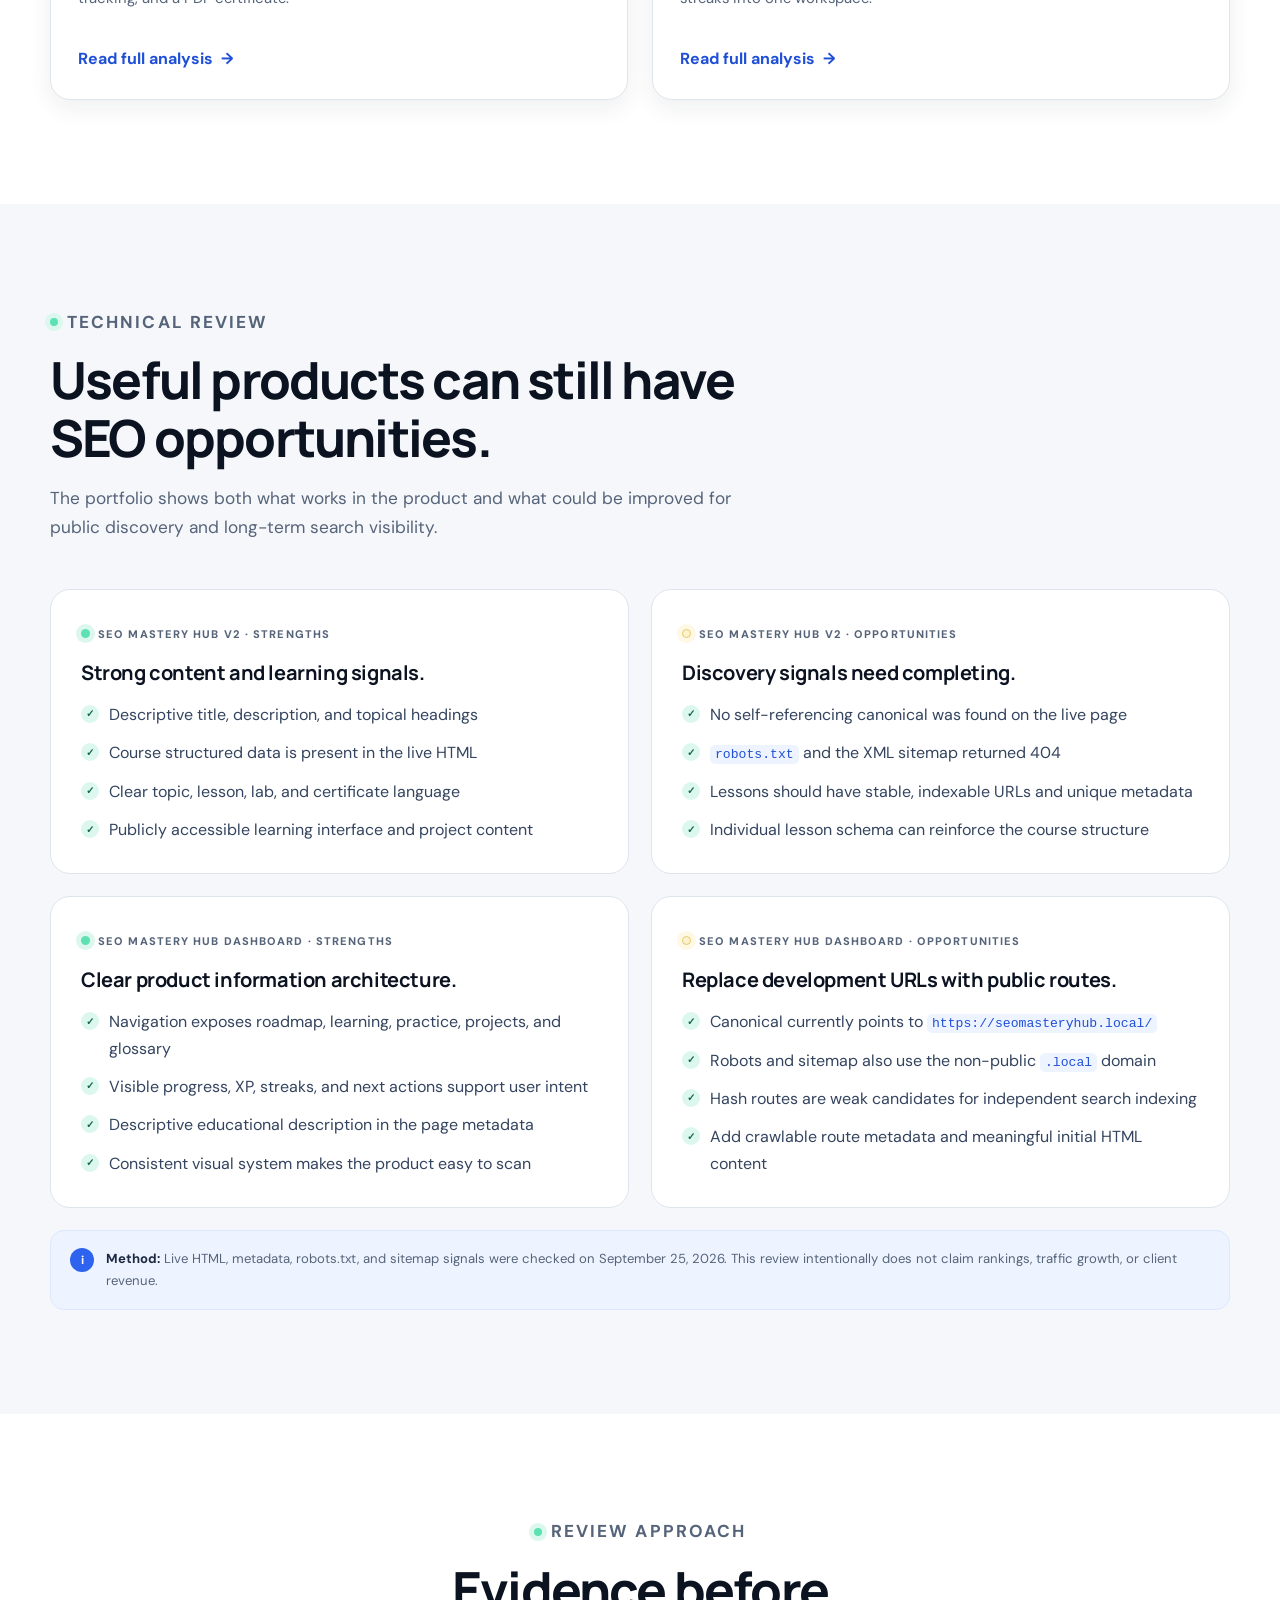
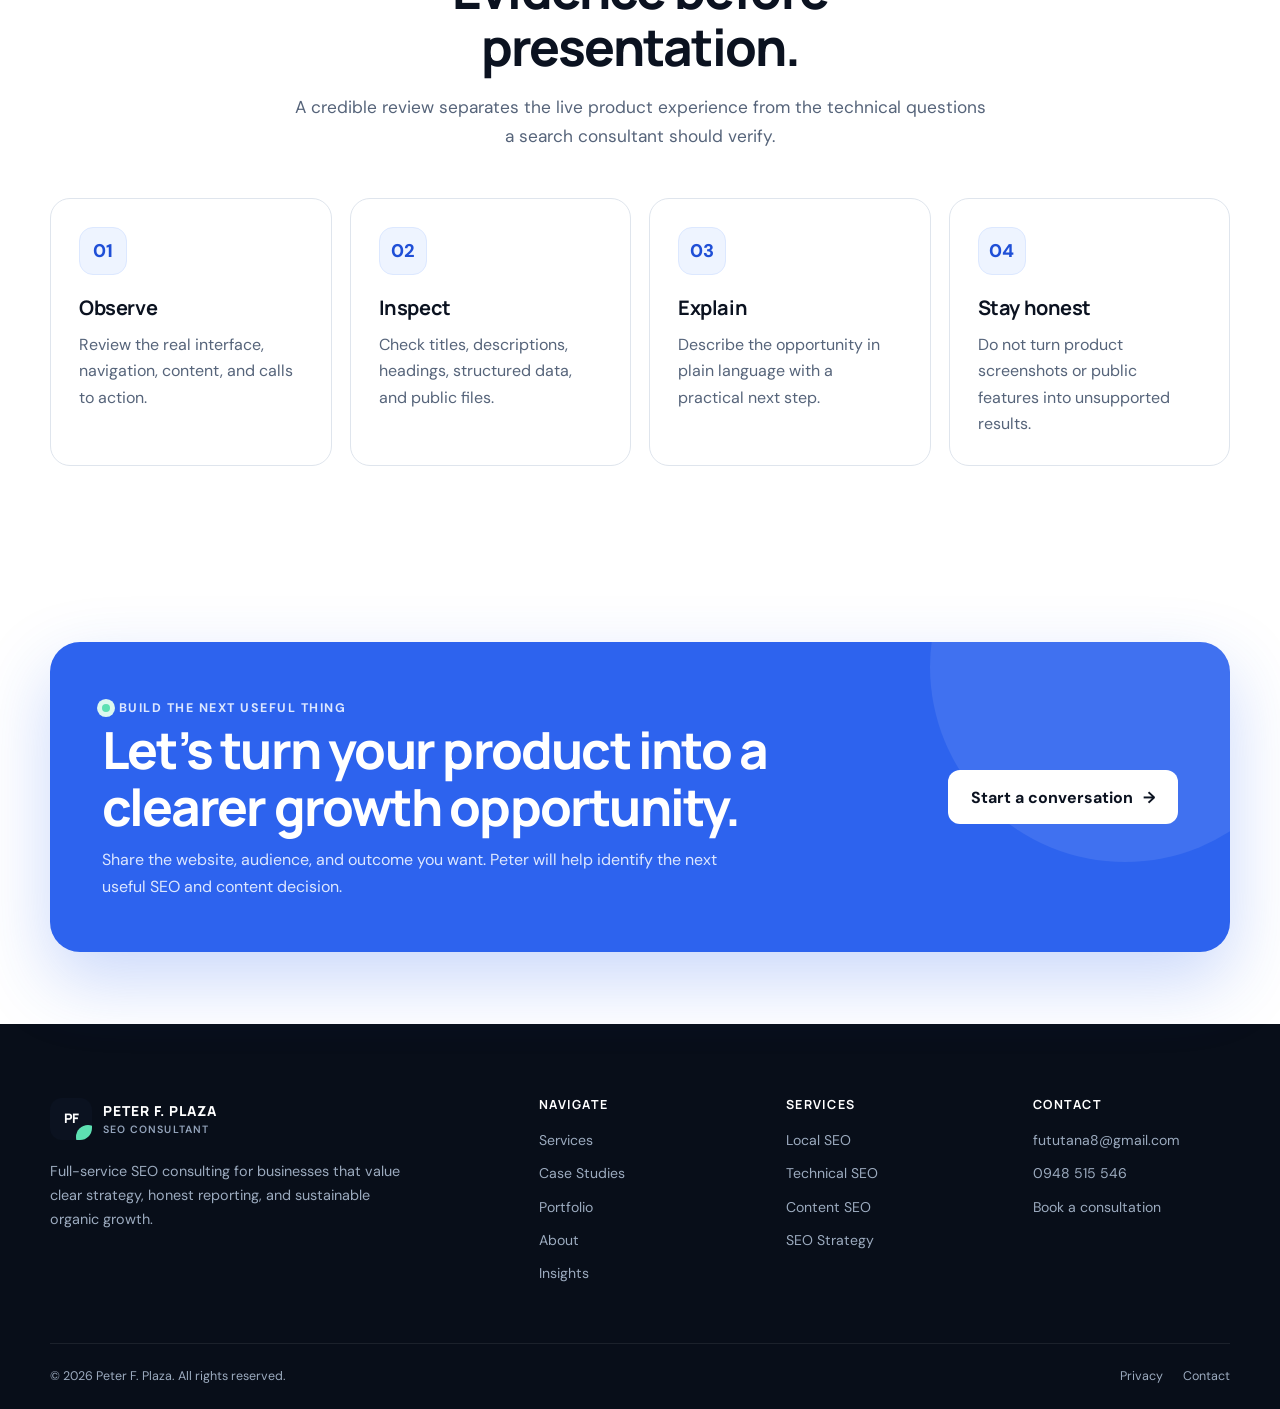
<file: case-studies.html>
<!doctype html>
<html lang="en">
<head>
  <meta charset="utf-8">
  <meta name="viewport" content="width=device-width, initial-scale=1">
  <title>Live Project Reviews | Peter F. Plaza</title>
  <meta name="description" content="Real project reviews of two live SEO learning products, including their public features, design strengths, and technical SEO opportunities.">
  <meta name="robots" content="index, follow">
  <link rel="canonical" href="https://www.example.com/case-studies.html">
  <meta property="og:type" content="website">
  <meta property="og:title" content="Live Project Reviews | Peter F. Plaza">
  <meta property="og:description" content="Two live SEO learning projects reviewed with real product features, screenshots, and technical SEO notes.">
  <meta property="og:url" content="https://www.example.com/case-studies.html">
  <meta property="og:image" content="https://www.example.com/assets/og-image.svg">
  <meta name="theme-color" content="#0b1220">
  <link rel="icon" href="assets/favicon.svg" type="image/svg+xml">
  <link rel="manifest" href="assets/site.webmanifest">
  <link rel="stylesheet" href="assets/css/styles.css">
</head>
<body data-page="case-studies">
  <a class="skip-link" href="#main-content">Skip to main content</a>

  <header class="site-header" data-header>
    <div class="container nav-wrap">
      <a class="brand" href="index.html" aria-label="Peter F. Plaza, SEO Consultant — home"><span class="brand-mark" aria-hidden="true">PF</span><span class="brand-copy">Peter F. Plaza<small>SEO Consultant</small></span></a>
      <button class="nav-toggle" type="button" aria-label="Toggle navigation" aria-controls="primary-navigation" aria-expanded="false" data-nav-toggle><span class="nav-toggle-lines" aria-hidden="true"></span></button>
      <nav class="primary-nav" id="primary-navigation" aria-label="Primary navigation" data-nav>
        <ul class="nav-list"><li><a class="nav-link" href="index.html">Home</a></li><li><a class="nav-link" href="services.html">Services</a></li><li><a class="nav-link" href="case-studies.html">Case Studies</a></li><li><a class="nav-link" href="portfolio.html">Portfolio</a></li><li><a class="nav-link" href="about.html">About</a></li><li><a class="nav-link" href="insights.html">Insights</a></li></ul>
        <a class="button button-primary button-small" href="contact.html">Book a consultation</a>
      </nav>
    </div>
  </header>

  <main id="main-content">
    <section class="page-hero">
      <div class="container hero-content">
        <nav class="breadcrumbs" aria-label="Breadcrumb"><a href="index.html">Home</a><span aria-hidden="true">/</span><span>Case Studies</span></nav>
        <p class="eyebrow">Live project reviews</p>
        <h1>Real product work, reviewed in public.</h1>
        <p>These reviews use information captured from the live Vercel builds: their public metadata, visible product features, interface structure, and current technical SEO signals. They are product reviews—not invented ranking or traffic claims.</p>
        <div class="page-hero-actions button-row"><a class="button button-primary" href="#live-projects">Explore the reviews <span aria-hidden="true">↓</span></a><a class="button button-secondary" href="portfolio.html">Open full portfolio</a></div>
      </div>
    </section>

    <section class="section" id="live-projects">
      <div class="container">
        <div class="section-heading" data-reveal><p class="eyebrow">Two live projects</p><h2>Products that make SEO easier to practice.</h2><p>Each project turns search concepts into a visible learning loop with a clear next action, feedback, and progress.</p></div>

        <div class="portfolio-grid">
          <article class="portfolio-card" data-reveal>
            <a class="portfolio-media" href="https://seo-mastery-hub-v2.vercel.app/" target="_blank" rel="noopener noreferrer" aria-label="Open SEO Mastery Hub v2 in a new tab">
              <img src="assets/images/portfolio/seo-mastery-learning-studio.jpg" width="1440" height="900" alt="SEO Mastery Hub v2 showing its roadmap, SEO Foundations lesson, video player, and lesson brief" loading="lazy">
              <span class="portfolio-live">Live project</span>
            </a>
            <div class="portfolio-body">
              <div class="portfolio-meta"><span class="portfolio-tag">Learning studio</span><span class="portfolio-tag">Interactive lab</span></div>
              <h3>SEO Mastery Hub v2</h3>
              <p>The live build presents a 12-topic roadmap, expert-led video lessons, lesson briefs, editable HTML exercises, browser preview, instant checks, progress tracking, and a PDF certificate.</p>
              <a class="text-link" href="portfolio.html#learning-studio">Read full analysis</a>
            </div>
          </article>

          <article class="portfolio-card" data-reveal>
            <a class="portfolio-media" href="https://seomasteryhub.vercel.app/" target="_blank" rel="noopener noreferrer" aria-label="Open SEO Mastery Hub dashboard in a new tab">
              <img src="assets/images/portfolio/seo-mastery-learning-os.jpg" width="1440" height="900" alt="SEO Mastery Hub dashboard showing progress, lesson momentum, and learning statistics" loading="lazy">
              <span class="portfolio-live">Live project</span>
            </a>
            <div class="portfolio-body">
              <div class="portfolio-meta"><span class="portfolio-tag">Learning OS</span><span class="portfolio-tag">Progress dashboard</span></div>
              <h3>SEO Mastery Hub — Dashboard</h3>
              <p>The live dashboard brings a 30-item roadmap, progress, practice lab, projects, glossary, achievements, profile settings, XP, quiz average, and streaks into one workspace.</p>
              <a class="text-link" href="portfolio.html#learning-os">Read full analysis</a>
            </div>
          </article>
        </div>
      </div>
    </section>

    <section class="section section-soft" id="review-findings">
      <div class="container">
        <div class="section-heading" data-reveal><p class="eyebrow">Technical review</p><h2>Useful products can still have SEO opportunities.</h2><p>The portfolio shows both what works in the product and what could be improved for public discovery and long-term search visibility.</p></div>
        <div class="project-review">
          <article class="review-card" data-reveal>
            <span class="review-label review-label-positive">SEO Mastery Hub v2 · strengths</span>
            <h3>Strong content and learning signals.</h3>
            <ul class="check-list">
              <li>Descriptive title, description, and topical headings</li>
              <li>Course structured data is present in the live HTML</li>
              <li>Clear topic, lesson, lab, and certificate language</li>
              <li>Publicly accessible learning interface and project content</li>
            </ul>
          </article>
          <article class="review-card" data-reveal>
            <span class="review-label review-label-opportunity">SEO Mastery Hub v2 · opportunities</span>
            <h3>Discovery signals need completing.</h3>
            <ul class="detail-list">
              <li>No self-referencing canonical was found on the live page</li>
              <li><code>robots.txt</code> and the XML sitemap returned 404</li>
              <li>Lessons should have stable, indexable URLs and unique metadata</li>
              <li>Individual lesson schema can reinforce the course structure</li>
            </ul>
          </article>
          <article class="review-card" data-reveal>
            <span class="review-label review-label-positive">SEO Mastery Hub dashboard · strengths</span>
            <h3>Clear product information architecture.</h3>
            <ul class="check-list">
              <li>Navigation exposes roadmap, learning, practice, projects, and glossary</li>
              <li>Visible progress, XP, streaks, and next actions support user intent</li>
              <li>Descriptive educational description in the page metadata</li>
              <li>Consistent visual system makes the product easy to scan</li>
            </ul>
          </article>
          <article class="review-card" data-reveal>
            <span class="review-label review-label-opportunity">SEO Mastery Hub dashboard · opportunities</span>
            <h3>Replace development URLs with public routes.</h3>
            <ul class="detail-list">
              <li>Canonical currently points to <code>https://seomasteryhub.local/</code></li>
              <li>Robots and sitemap also use the non-public <code>.local</code> domain</li>
              <li>Hash routes are weak candidates for independent search indexing</li>
              <li>Add crawlable route metadata and meaningful initial HTML content</li>
            </ul>
          </article>
        </div>
        <div class="audit-note" data-reveal><span aria-hidden="true">i</span><p><strong>Method:</strong> Live HTML, metadata, robots.txt, and sitemap signals were checked on September 25, 2026. This review intentionally does not claim rankings, traffic growth, or client revenue.</p></div>
      </div>
    </section>

    <section class="section">
      <div class="container">
        <div class="section-heading section-heading-centered" data-reveal><p class="eyebrow">Review approach</p><h2>Evidence before presentation.</h2><p>A credible review separates the live product experience from the technical questions a search consultant should verify.</p></div>
        <div class="card-grid-4">
          <article class="feature-card" data-reveal><span class="icon-box" aria-hidden="true">01</span><h3>Observe</h3><p>Review the real interface, navigation, content, and calls to action.</p></article>
          <article class="feature-card" data-reveal><span class="icon-box" aria-hidden="true">02</span><h3>Inspect</h3><p>Check titles, descriptions, headings, structured data, and public files.</p></article>
          <article class="feature-card" data-reveal><span class="icon-box" aria-hidden="true">03</span><h3>Explain</h3><p>Describe the opportunity in plain language with a practical next step.</p></article>
          <article class="feature-card" data-reveal><span class="icon-box" aria-hidden="true">04</span><h3>Stay honest</h3><p>Do not turn product screenshots or public features into unsupported results.</p></article>
        </div>
      </div>
    </section>

    <section class="section-sm">
      <div class="container"><div class="cta-panel" data-reveal><div><p class="eyebrow eyebrow-light">Build the next useful thing</p><h2>Let’s turn your product into a clearer growth opportunity.</h2><p>Share the website, audience, and outcome you want. Peter will help identify the next useful SEO and content decision.</p></div><a class="button button-light" href="contact.html">Start a conversation <span aria-hidden="true">→</span></a></div></div>
    </section>
  </main>

  <footer class="site-footer">
    <div class="container footer-main">
      <div class="footer-brand"><a class="brand" href="index.html"><span class="brand-mark" aria-hidden="true">PF</span><span class="brand-copy">Peter F. Plaza<small>SEO Consultant</small></span></a><p>Full-service SEO consulting for businesses that value clear strategy, honest reporting, and sustainable organic growth.</p></div>
      <div class="footer-column"><h3>Navigate</h3><ul class="footer-links"><li><a href="services.html">Services</a></li><li><a href="case-studies.html">Case Studies</a></li><li><a href="portfolio.html">Portfolio</a></li><li><a href="about.html">About</a></li><li><a href="insights.html">Insights</a></li></ul></div>
      <div class="footer-column"><h3>Services</h3><ul class="footer-links"><li><a href="services.html#local-seo">Local SEO</a></li><li><a href="services.html#technical-seo">Technical SEO</a></li><li><a href="services.html#content-seo">Content SEO</a></li><li><a href="services.html#seo-strategy">SEO Strategy</a></li></ul></div>
      <div class="footer-column"><h3>Contact</h3><ul class="footer-links"><li><a href="mailto:fututana8@gmail.com">fututana8@gmail.com</a></li><li><a href="tel:09484515546">0948 515 546</a></li><li><a href="contact.html">Book a consultation</a></li></ul></div>
    </div>
    <div class="container footer-bottom"><span>© <span data-year>2026</span> Peter F. Plaza. All rights reserved.</span><div class="footer-bottom-links"><a href="privacy.html">Privacy</a><a href="contact.html">Contact</a></div></div>
  </footer>

  <script src="assets/js/main.js" defer></script>
</body>
</html>
</file>
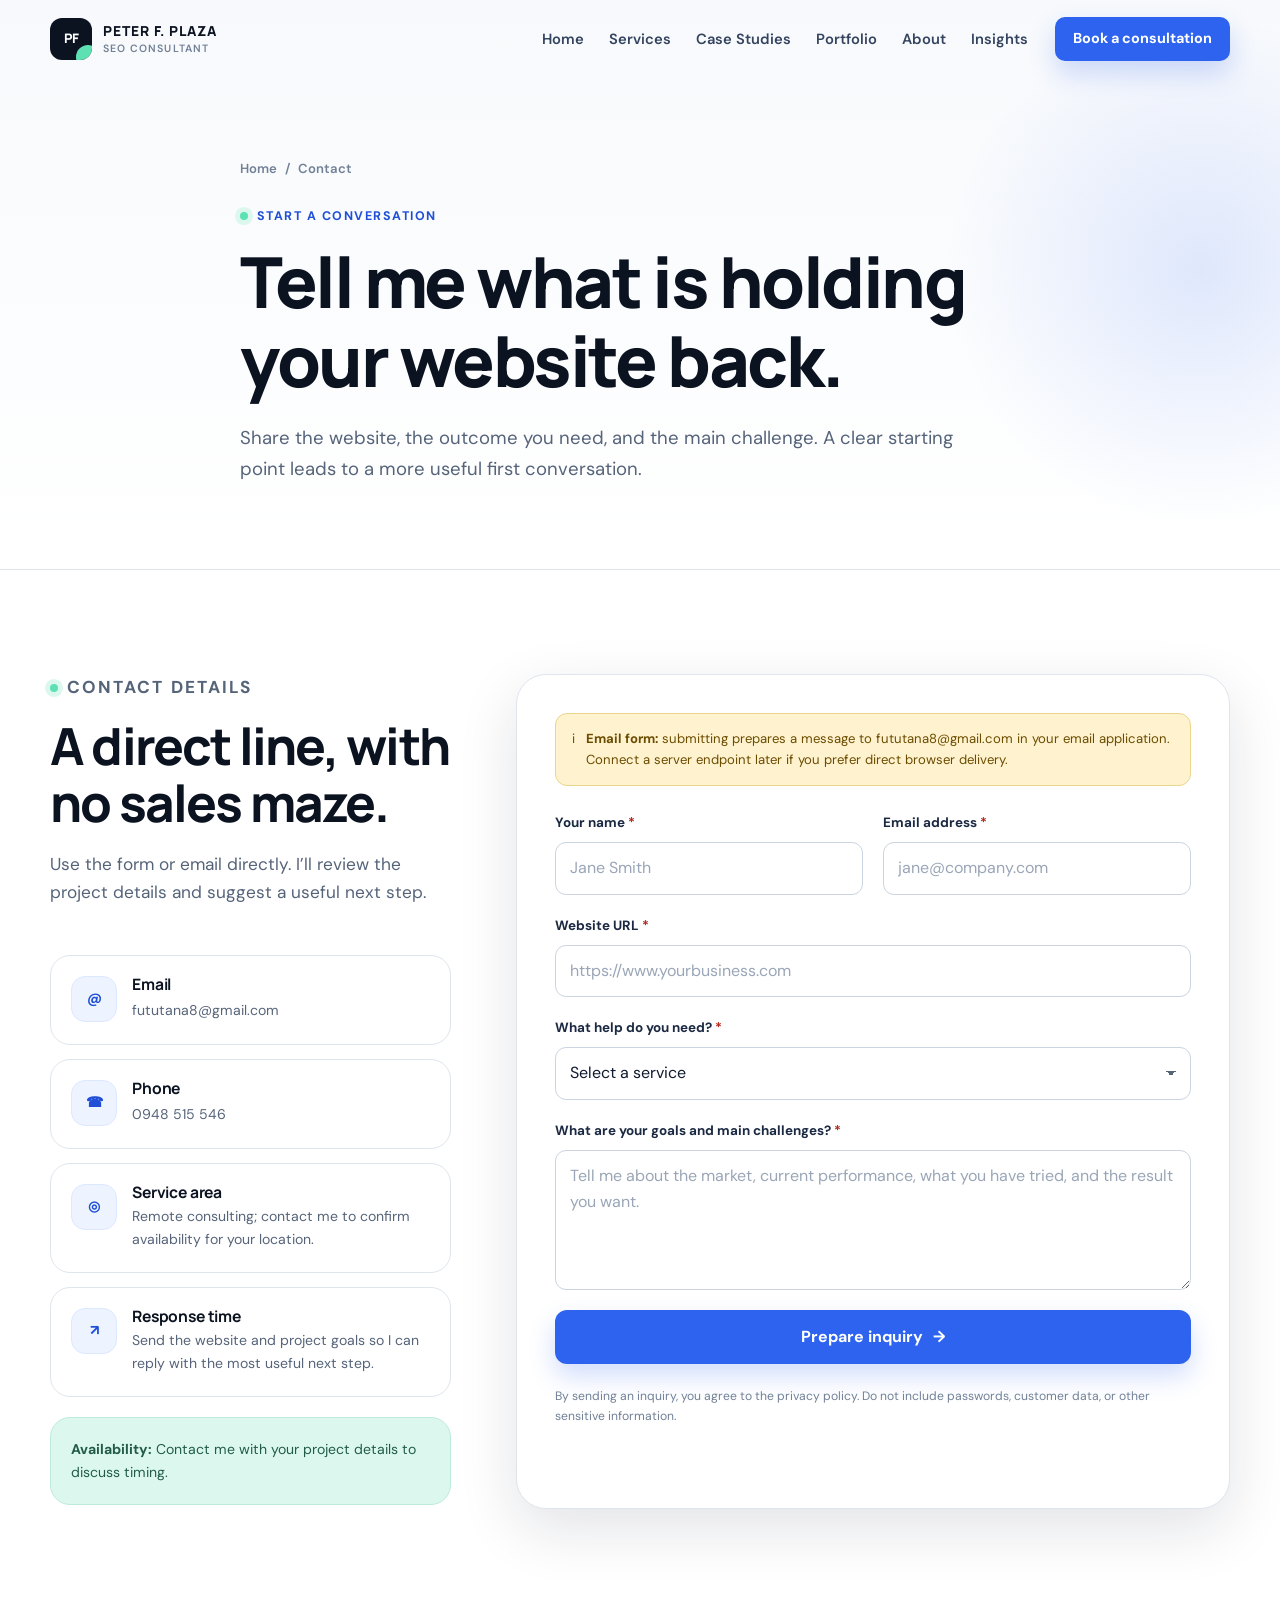
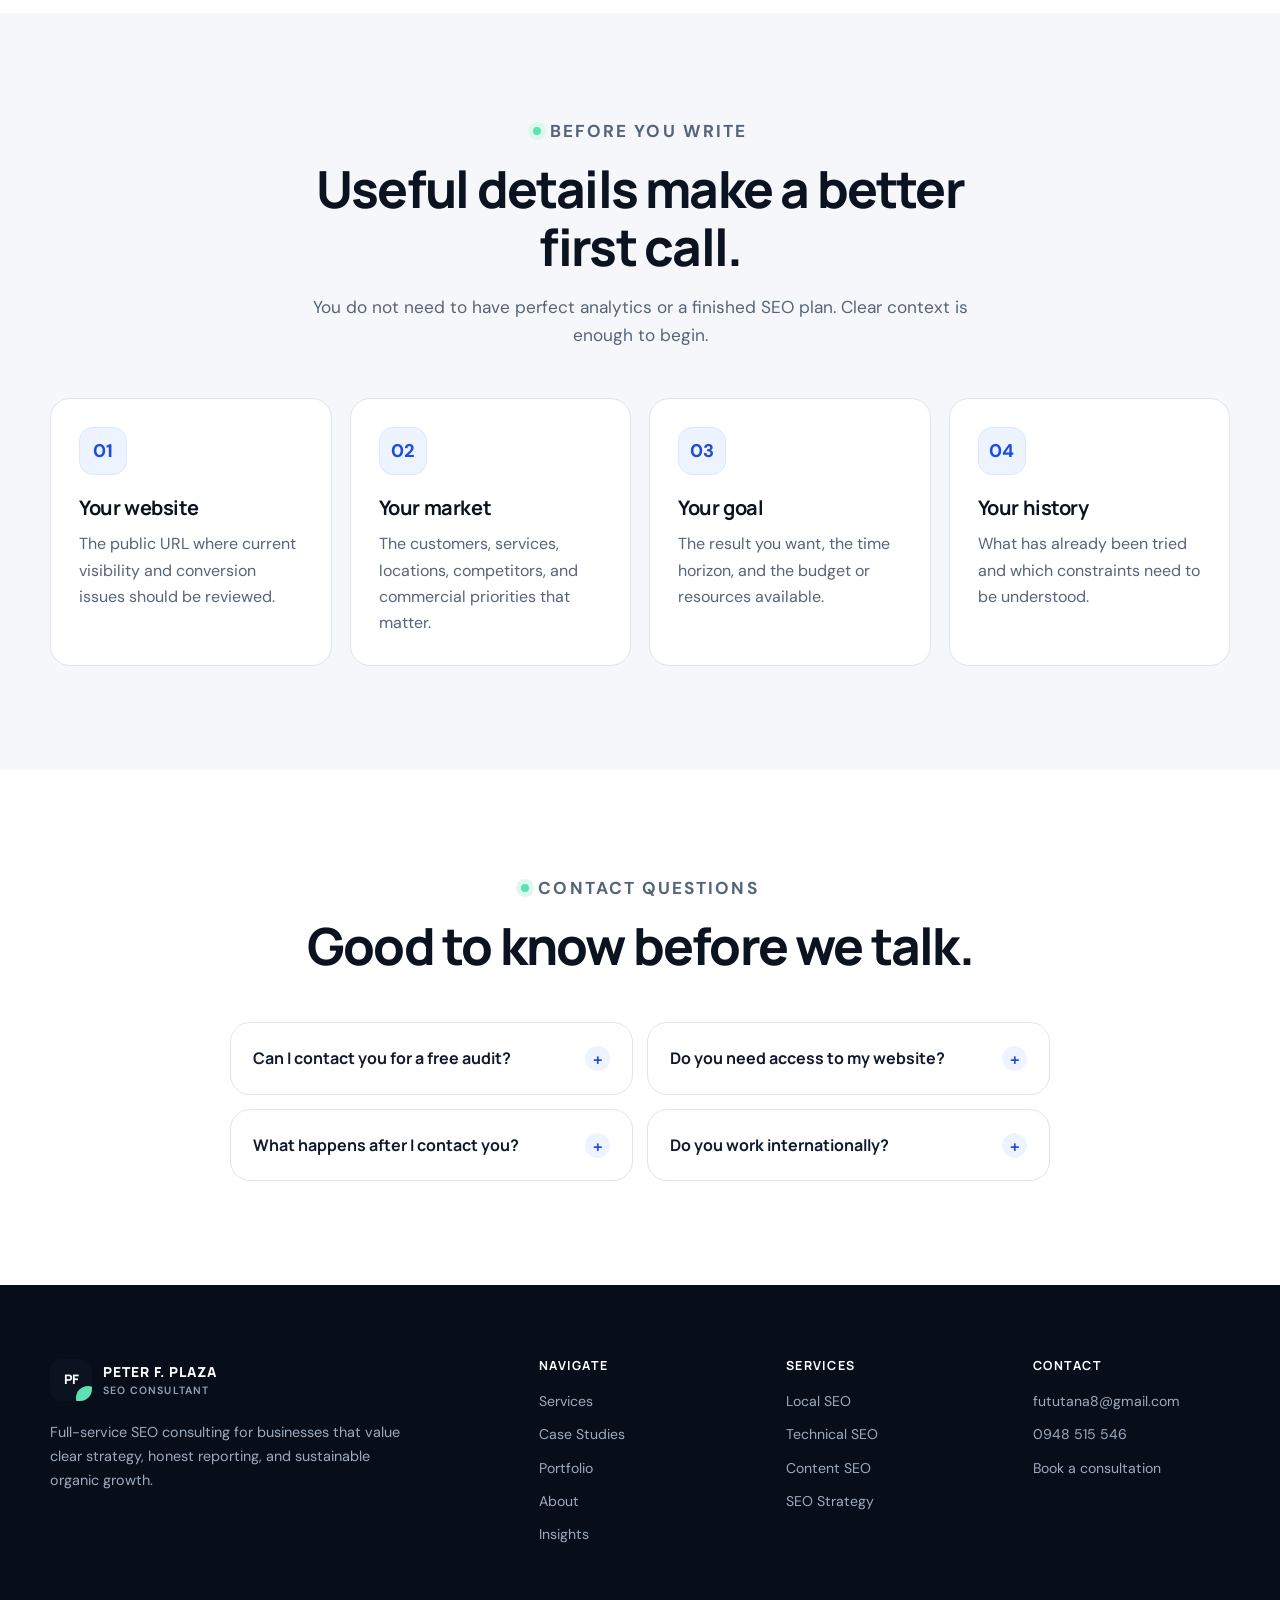
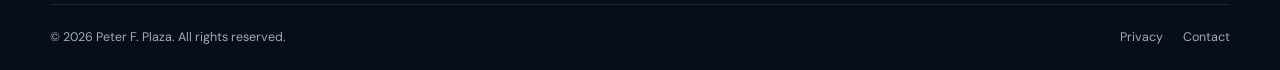
<file: contact.html>
<!doctype html>
<html lang="en">
<head>
  <meta charset="utf-8">
  <meta name="viewport" content="width=device-width, initial-scale=1">
  <title>Contact Peter F. Plaza | SEO Consultation</title>
  <meta name="description" content="Request an SEO consultation and share your website, goals, and main search visibility challenges.">
  <meta name="robots" content="index, follow">
  <link rel="canonical" href="https://www.example.com/contact.html">
  <meta property="og:type" content="website">
  <meta property="og:title" content="Contact Peter F. Plaza | SEO Consultation">
  <meta property="og:description" content="Start a focused conversation about your SEO priorities.">
  <meta property="og:url" content="https://www.example.com/contact.html">
  <meta property="og:image" content="https://www.example.com/assets/og-image.svg">
  <meta name="theme-color" content="#0b1220">
  <link rel="icon" href="assets/favicon.svg" type="image/svg+xml">
  <link rel="manifest" href="assets/site.webmanifest">
  <link rel="stylesheet" href="assets/css/styles.css">
  <script type="application/ld+json">
  {
    "@context": "https://schema.org",
    "@type": "ContactPage",
    "name": "Contact Peter F. Plaza — SEO Consultant",
    "url": "https://www.example.com/contact.html"
  }
  </script>
</head>
<body data-page="contact">
  <a class="skip-link" href="#main-content">Skip to main content</a>

  <header class="site-header" data-header>
    <div class="container nav-wrap">
      <a class="brand" href="index.html" aria-label="Peter F. Plaza, SEO Consultant — home"><span class="brand-mark" aria-hidden="true">PF</span><span class="brand-copy">Peter F. Plaza<small>SEO Consultant</small></span></a>
      <button class="nav-toggle" type="button" aria-label="Toggle navigation" aria-controls="primary-navigation" aria-expanded="false" data-nav-toggle><span class="nav-toggle-lines" aria-hidden="true"></span></button>
      <nav class="primary-nav" id="primary-navigation" aria-label="Primary navigation" data-nav>
        <ul class="nav-list"><li><a class="nav-link" href="index.html">Home</a></li><li><a class="nav-link" href="services.html">Services</a></li><li><a class="nav-link" href="case-studies.html">Case Studies</a></li><li><a class="nav-link" href="portfolio.html">Portfolio</a></li><li><a class="nav-link" href="about.html">About</a></li><li><a class="nav-link" href="insights.html">Insights</a></li></ul>
        <a class="button button-primary button-small" href="contact.html">Book a consultation</a>
      </nav>
    </div>
  </header>

  <main id="main-content">
    <section class="page-hero">
      <div class="container hero-content">
        <nav class="breadcrumbs" aria-label="Breadcrumb"><a href="index.html">Home</a><span aria-hidden="true">/</span><span>Contact</span></nav>
        <p class="eyebrow">Start a conversation</p>
        <h1>Tell me what is holding your website back.</h1>
        <p>Share the website, the outcome you need, and the main challenge. A clear starting point leads to a more useful first conversation.</p>
      </div>
    </section>

    <div class="section">
      <div class="container contact-layout">
        <aside data-reveal>
          <div class="section-heading">
            <p class="eyebrow">Contact details</p>
            <h2>A direct line, with no sales maze.</h2>
            <p class="text-muted">Use the form or email directly. I’ll review the project details and suggest a useful next step.</p>
          </div>

          <div class="contact-info">
            <article class="contact-card"><span class="icon-box" aria-hidden="true">@</span><div><h3>Email</h3><a href="mailto:fututana8@gmail.com">fututana8@gmail.com</a></div></article>
            <article class="contact-card"><span class="icon-box" aria-hidden="true">☎</span><div><h3>Phone</h3><a href="tel:09484515546">0948 515 546</a></div></article>
            <article class="contact-card"><span class="icon-box" aria-hidden="true">◎</span><div><h3>Service area</h3><p>Remote consulting; contact me to confirm availability for your location.</p></div></article>
            <article class="contact-card"><span class="icon-box" aria-hidden="true">↗</span><div><h3>Response time</h3><p>Send the website and project goals so I can reply with the most useful next step.</p></div></article>
          </div>

          <div class="availability-note" style="margin-top:20px"><strong>Availability:</strong> Contact me with your project details to discuss timing.</div>
        </aside>

        <div class="contact-form-wrap" data-reveal>
          <div class="contact-notice"><span aria-hidden="true">i</span><div><strong>Email form:</strong> submitting prepares a message to fututana8@gmail.com in your email application. Connect a server endpoint later if you prefer direct browser delivery.</div></div>

          <form action="mailto:fututana8@gmail.com" method="post" enctype="text/plain" data-contact-form data-email="fututana8@gmail.com">
            <div class="form-grid">
              <div class="form-group">
                <label for="name">Your name <span>*</span></label>
                <input class="form-control" id="name" name="name" type="text" autocomplete="name" placeholder="Jane Smith" required>
              </div>
              <div class="form-group">
                <label for="email">Email address <span>*</span></label>
                <input class="form-control" id="email" name="email" type="email" autocomplete="email" placeholder="jane@company.com" required>
              </div>
              <div class="form-group form-group-full">
                <label for="website">Website URL <span>*</span></label>
                <input class="form-control" id="website" name="website" type="url" autocomplete="url" placeholder="https://www.yourbusiness.com" required>
              </div>
              <div class="form-group form-group-full">
                <label for="service">What help do you need? <span>*</span></label>
                <select class="form-control" id="service" name="service" required>
                  <option value="" selected disabled>Select a service</option>
                  <option>Full-service SEO consulting</option>
                  <option>Local SEO</option>
                  <option>Technical SEO audit</option>
                  <option>Content and on-page SEO</option>
                  <option>SEO strategy</option>
                  <option>Measurement and reporting</option>
                  <option>Not sure yet</option>
                </select>
              </div>
              <div class="form-group form-group-full">
                <label for="message">What are your goals and main challenges? <span>*</span></label>
                <textarea class="form-control" id="message" name="message" placeholder="Tell me about the market, current performance, what you have tried, and the result you want." required></textarea>
              </div>
              <div class="form-group form-group-full">
                <button class="button button-primary" type="submit">Prepare inquiry <span aria-hidden="true">→</span></button>
                <p class="form-note">By sending an inquiry, you agree to the <a href="privacy.html">privacy policy</a>. Do not include passwords, customer data, or other sensitive information.</p>
                <p class="form-status" data-form-status role="status" aria-live="polite"></p>
              </div>
            </div>
          </form>
        </div>
      </div>
    </div>

    <section class="section section-soft">
      <div class="container">
        <div class="section-heading section-heading-centered" data-reveal><p class="eyebrow">Before you write</p><h2>Useful details make a better first call.</h2><p>You do not need to have perfect analytics or a finished SEO plan. Clear context is enough to begin.</p></div>
        <div class="card-grid-4">
          <article class="feature-card" data-reveal><span class="icon-box" aria-hidden="true">01</span><h3>Your website</h3><p>The public URL where current visibility and conversion issues should be reviewed.</p></article>
          <article class="feature-card" data-reveal><span class="icon-box" aria-hidden="true">02</span><h3>Your market</h3><p>The customers, services, locations, competitors, and commercial priorities that matter.</p></article>
          <article class="feature-card" data-reveal><span class="icon-box" aria-hidden="true">03</span><h3>Your goal</h3><p>The result you want, the time horizon, and the budget or resources available.</p></article>
          <article class="feature-card" data-reveal><span class="icon-box" aria-hidden="true">04</span><h3>Your history</h3><p>What has already been tried and which constraints need to be understood.</p></article>
        </div>
      </div>
    </section>

    <section class="section">
      <div class="container-narrow">
        <div class="section-heading section-heading-centered" data-reveal><p class="eyebrow">Contact questions</p><h2>Good to know before we talk.</h2></div>
        <div class="faq-grid">
          <details class="faq-item" data-reveal><summary>Can I contact you for a free audit?</summary><div class="faq-answer">This website does not promise a free audit. A consultation can be used to clarify the highest-priority question and whether a paid audit or advisory engagement is appropriate.</div></details>
          <details class="faq-item" data-reveal><summary>Do you need access to my website?</summary><div class="faq-answer">Not to perform an initial conversation or high-level review. If an engagement begins, define the specific access required, how it is stored, and when it is removed.</div></details>
          <details class="faq-item" data-reveal><summary>What happens after I contact you?</summary><div class="faq-answer">I’ll review the website, goals, and main challenge first, then reply with a suggested next step. A formal engagement begins only after the scope, access, and deliverables are agreed.</div></details>
          <details class="faq-item" data-reveal><summary>Do you work internationally?</summary><div class="faq-answer">State your actual service model, time zones, languages, invoicing, and payment methods. Do not imply availability that you cannot support.</div></details>
        </div>
      </div>
    </section>
  </main>

  <footer class="site-footer">
    <div class="container footer-main">
      <div class="footer-brand"><a class="brand" href="index.html"><span class="brand-mark" aria-hidden="true">PF</span><span class="brand-copy">Peter F. Plaza<small>SEO Consultant</small></span></a><p>Full-service SEO consulting for businesses that value clear strategy, honest reporting, and sustainable organic growth.</p></div>
      <div class="footer-column"><h3>Navigate</h3><ul class="footer-links"><li><a href="services.html">Services</a></li><li><a href="case-studies.html">Case Studies</a></li><li><a href="portfolio.html">Portfolio</a></li><li><a href="about.html">About</a></li><li><a href="insights.html">Insights</a></li></ul></div>
      <div class="footer-column"><h3>Services</h3><ul class="footer-links"><li><a href="services.html#local-seo">Local SEO</a></li><li><a href="services.html#technical-seo">Technical SEO</a></li><li><a href="services.html#content-seo">Content SEO</a></li><li><a href="services.html#seo-strategy">SEO Strategy</a></li></ul></div>
      <div class="footer-column"><h3>Contact</h3><ul class="footer-links"><li><a href="mailto:fututana8@gmail.com">fututana8@gmail.com</a></li><li><a href="tel:09484515546">0948 515 546</a></li><li><a href="contact.html">Book a consultation</a></li></ul></div>
    </div>
    <div class="container footer-bottom"><span>© <span data-year>2026</span> Peter F. Plaza. All rights reserved.</span><div class="footer-bottom-links"><a href="privacy.html">Privacy</a><a href="contact.html">Contact</a></div></div>
  </footer>

  <script src="assets/js/main.js" defer></script>
</body>
</html>
</file>
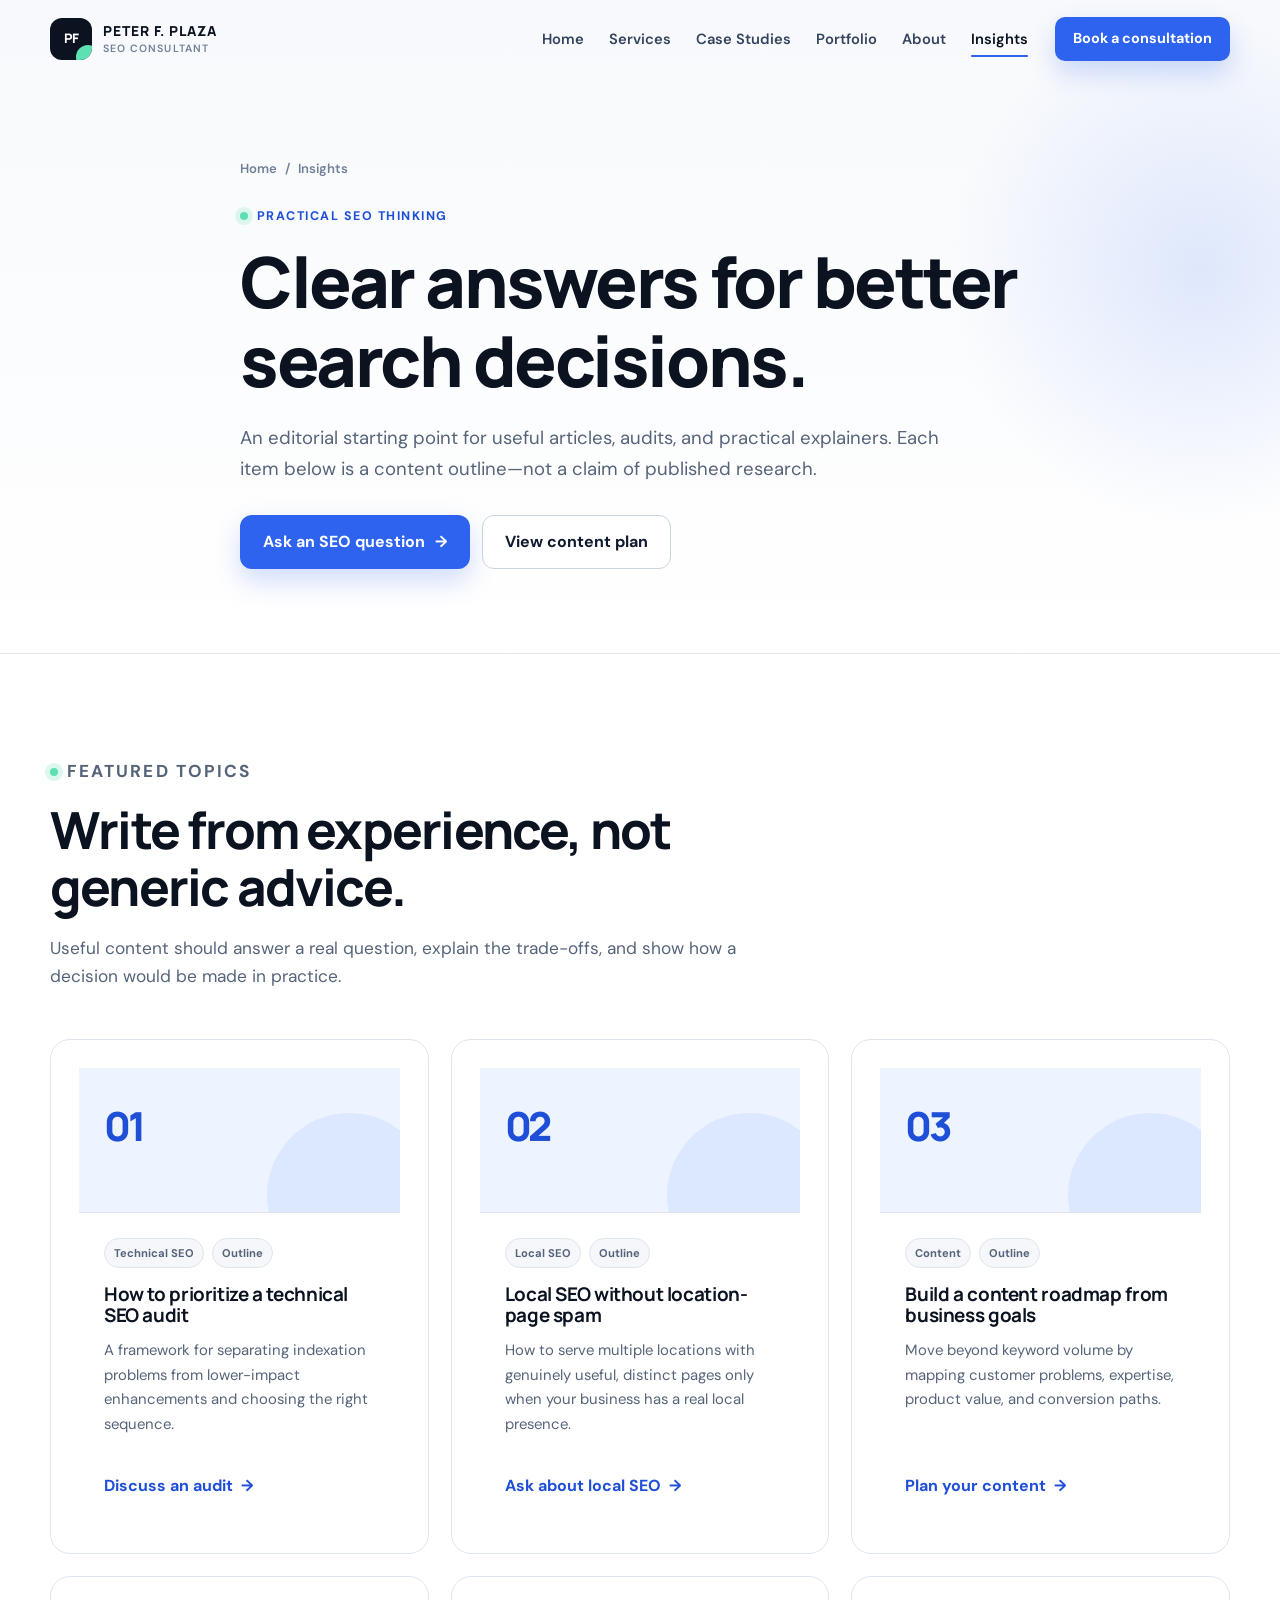
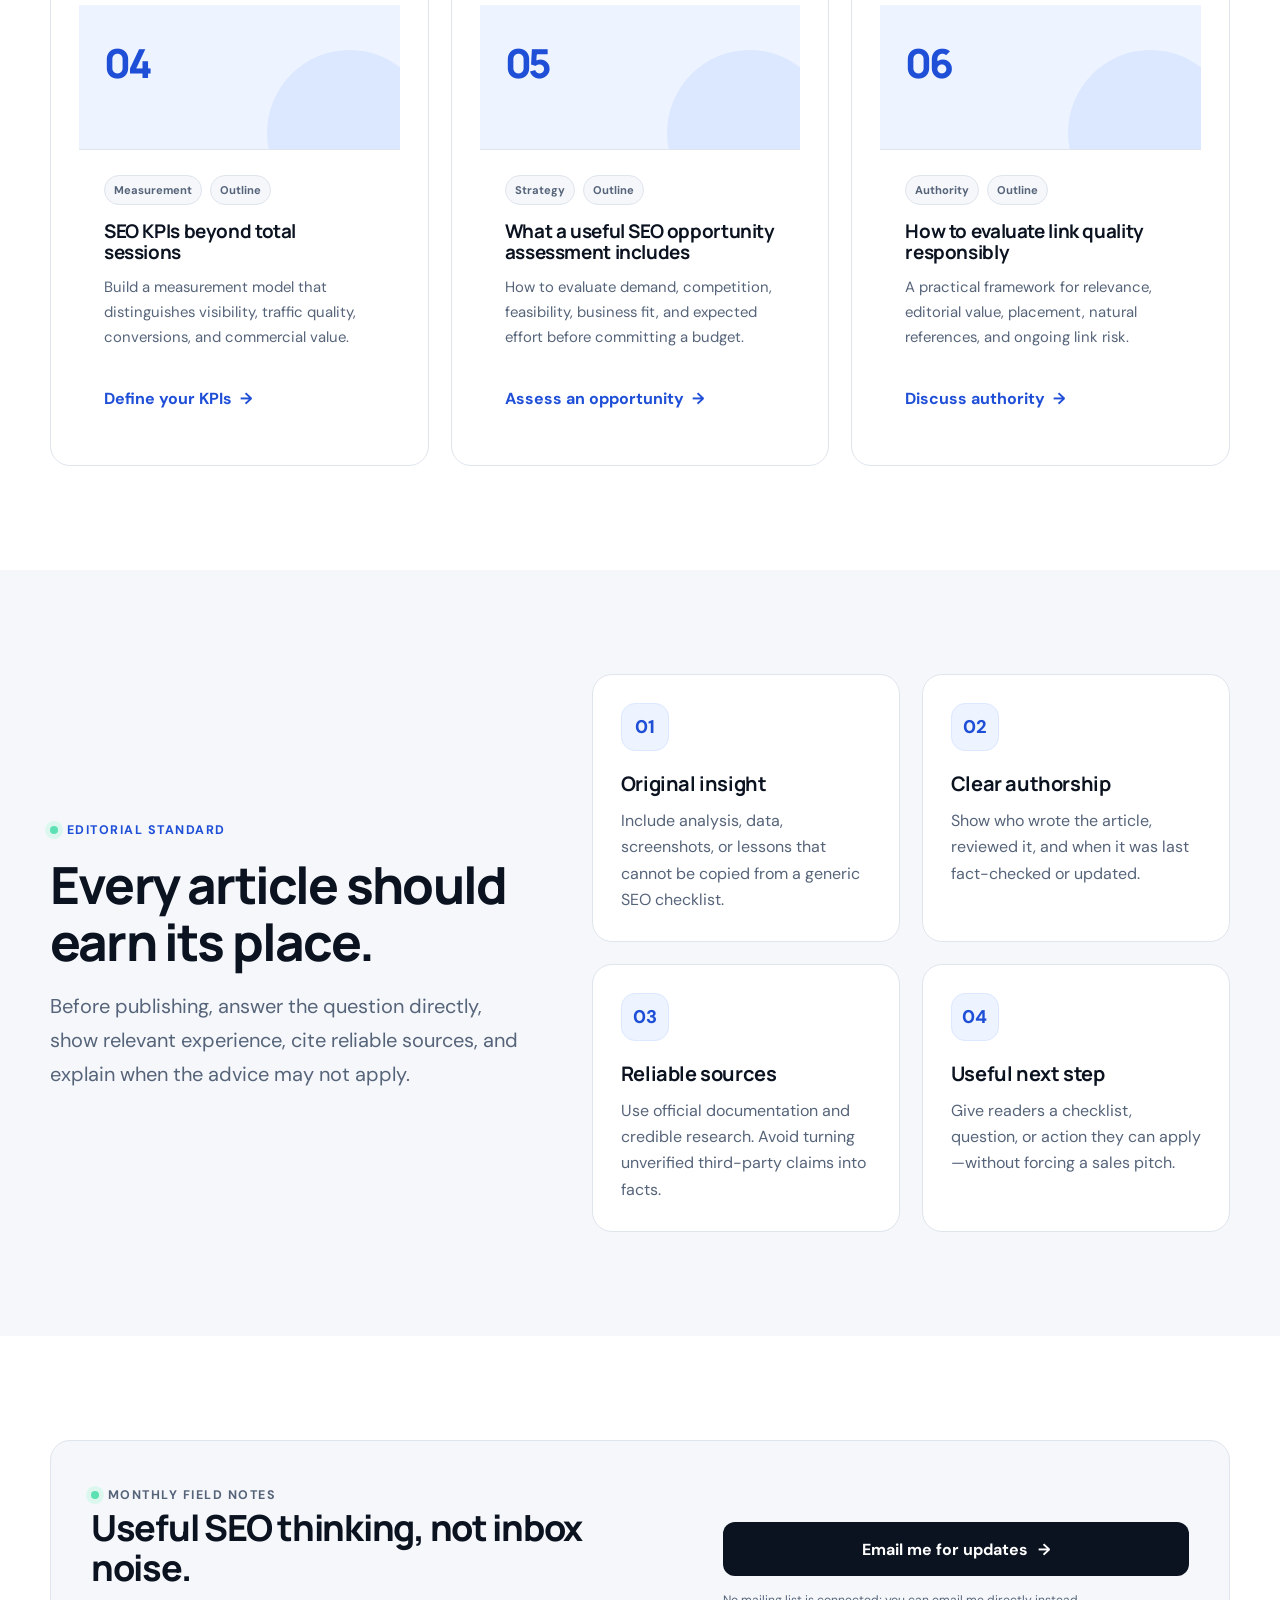
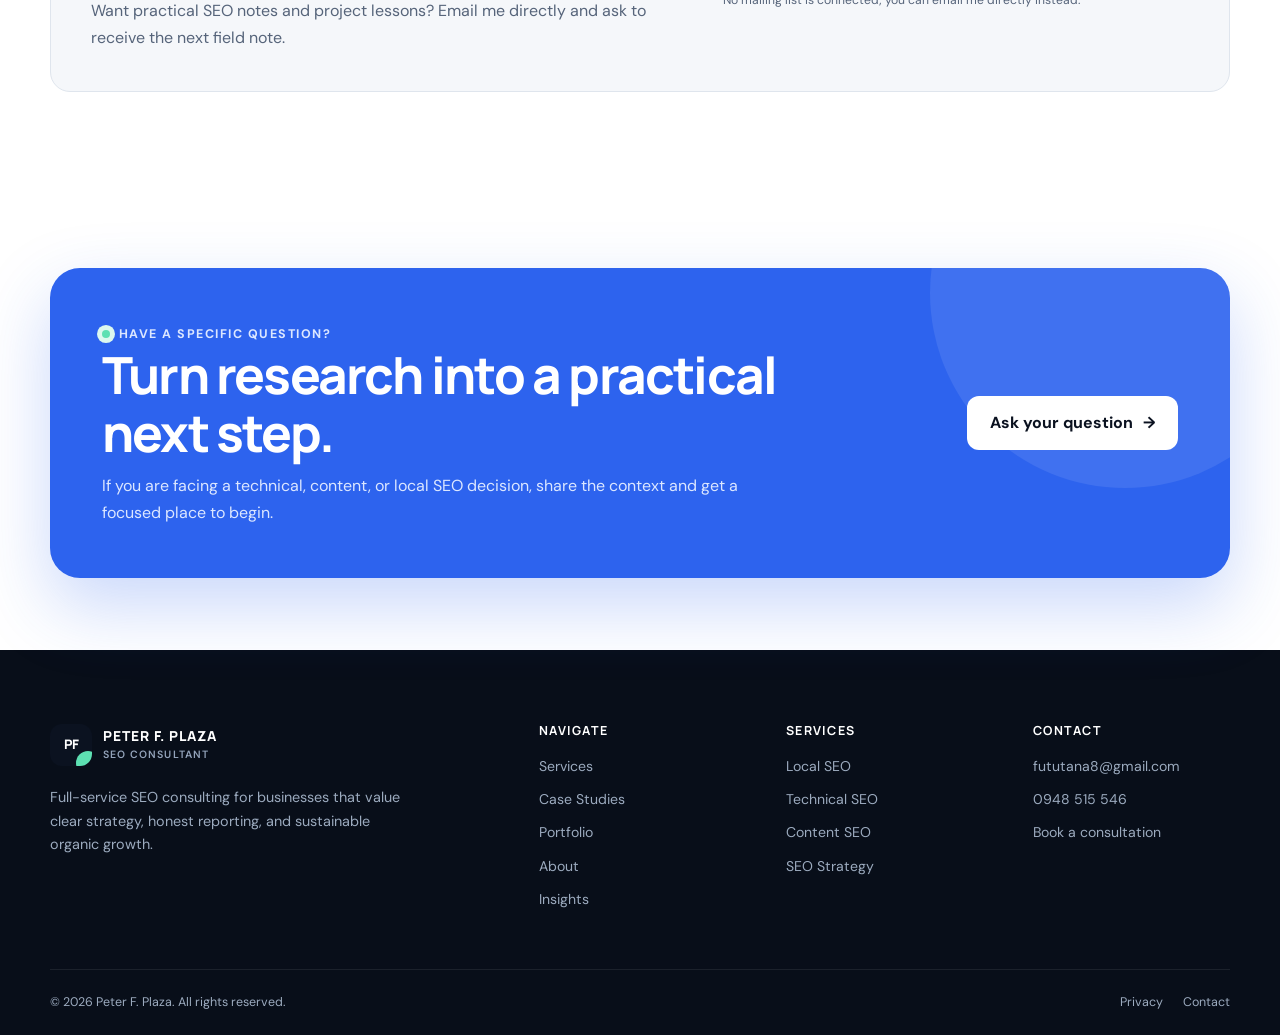
<file: insights.html>
<!doctype html>
<html lang="en">
<head>
  <meta charset="utf-8">
  <meta name="viewport" content="width=device-width, initial-scale=1">
  <title>SEO Insights | Peter F. Plaza</title>
  <meta name="description" content="Practical SEO insights covering audits, local search, technical foundations, content strategy, and responsible growth.">
  <meta name="robots" content="index, follow">
  <link rel="canonical" href="https://www.example.com/insights.html">
  <meta property="og:type" content="website">
  <meta property="og:title" content="SEO Insights | Peter F. Plaza">
  <meta property="og:description" content="Useful SEO thinking without unnecessary jargon.">
  <meta property="og:url" content="https://www.example.com/insights.html">
  <meta property="og:image" content="https://www.example.com/assets/og-image.svg">
  <meta name="theme-color" content="#0b1220">
  <link rel="icon" href="assets/favicon.svg" type="image/svg+xml">
  <link rel="manifest" href="assets/site.webmanifest">
  <link rel="stylesheet" href="assets/css/styles.css">
</head>
<body data-page="insights">
  <a class="skip-link" href="#main-content">Skip to main content</a>

  <header class="site-header" data-header>
    <div class="container nav-wrap">
      <a class="brand" href="index.html" aria-label="Peter F. Plaza, SEO Consultant — home"><span class="brand-mark" aria-hidden="true">PF</span><span class="brand-copy">Peter F. Plaza<small>SEO Consultant</small></span></a>
      <button class="nav-toggle" type="button" aria-label="Toggle navigation" aria-controls="primary-navigation" aria-expanded="false" data-nav-toggle><span class="nav-toggle-lines" aria-hidden="true"></span></button>
      <nav class="primary-nav" id="primary-navigation" aria-label="Primary navigation" data-nav>
        <ul class="nav-list"><li><a class="nav-link" href="index.html">Home</a></li><li><a class="nav-link" href="services.html">Services</a></li><li><a class="nav-link" href="case-studies.html">Case Studies</a></li><li><a class="nav-link" href="portfolio.html">Portfolio</a></li><li><a class="nav-link" href="about.html">About</a></li><li><a class="nav-link" href="insights.html">Insights</a></li></ul>
        <a class="button button-primary button-small" href="contact.html">Book a consultation</a>
      </nav>
    </div>
  </header>

  <main id="main-content">
    <section class="page-hero">
      <div class="container hero-content">
        <nav class="breadcrumbs" aria-label="Breadcrumb"><a href="index.html">Home</a><span aria-hidden="true">/</span><span>Insights</span></nav>
        <p class="eyebrow">Practical SEO thinking</p>
        <h1>Clear answers for better search decisions.</h1>
        <p>An editorial starting point for useful articles, audits, and practical explainers. Each item below is a content outline—not a claim of published research.</p>
        <div class="page-hero-actions button-row"><a class="button button-primary" href="contact.html">Ask an SEO question <span aria-hidden="true">→</span></a><a class="button button-secondary" href="#content-plan">View content plan</a></div>
      </div>
    </section>

    <section class="section">
      <div class="container">
        <div class="section-heading" data-reveal><p class="eyebrow">Featured topics</p><h2>Write from experience, not generic advice.</h2><p>Useful content should answer a real question, explain the trade-offs, and show how a decision would be made in practice.</p></div>

        <div class="card-grid-3 card-grid">
          <article class="article-card" data-reveal>
            <div class="article-top"><span class="article-number">01</span></div>
            <div class="article-body"><div class="article-meta"><span class="meta-pill">Technical SEO</span><span class="meta-pill">Outline</span></div><h3>How to prioritize a technical SEO audit</h3><p>A framework for separating indexation problems from lower-impact enhancements and choosing the right sequence.</p><a class="text-link" href="contact.html">Discuss an audit</a></div>
          </article>
          <article class="article-card" data-reveal>
            <div class="article-top"><span class="article-number">02</span></div>
            <div class="article-body"><div class="article-meta"><span class="meta-pill">Local SEO</span><span class="meta-pill">Outline</span></div><h3>Local SEO without location-page spam</h3><p>How to serve multiple locations with genuinely useful, distinct pages only when your business has a real local presence.</p><a class="text-link" href="contact.html">Ask about local SEO</a></div>
          </article>
          <article class="article-card" data-reveal>
            <div class="article-top"><span class="article-number">03</span></div>
            <div class="article-body"><div class="article-meta"><span class="meta-pill">Content</span><span class="meta-pill">Outline</span></div><h3>Build a content roadmap from business goals</h3><p>Move beyond keyword volume by mapping customer problems, expertise, product value, and conversion paths.</p><a class="text-link" href="contact.html">Plan your content</a></div>
          </article>
          <article class="article-card" data-reveal>
            <div class="article-top"><span class="article-number">04</span></div>
            <div class="article-body"><div class="article-meta"><span class="meta-pill">Measurement</span><span class="meta-pill">Outline</span></div><h3>SEO KPIs beyond total sessions</h3><p>Build a measurement model that distinguishes visibility, traffic quality, conversions, and commercial value.</p><a class="text-link" href="contact.html">Define your KPIs</a></div>
          </article>
          <article class="article-card" data-reveal>
            <div class="article-top"><span class="article-number">05</span></div>
            <div class="article-body"><div class="article-meta"><span class="meta-pill">Strategy</span><span class="meta-pill">Outline</span></div><h3>What a useful SEO opportunity assessment includes</h3><p>How to evaluate demand, competition, feasibility, business fit, and expected effort before committing a budget.</p><a class="text-link" href="contact.html">Assess an opportunity</a></div>
          </article>
          <article class="article-card" data-reveal>
            <div class="article-top"><span class="article-number">06</span></div>
            <div class="article-body"><div class="article-meta"><span class="meta-pill">Authority</span><span class="meta-pill">Outline</span></div><h3>How to evaluate link quality responsibly</h3><p>A practical framework for relevance, editorial value, placement, natural references, and ongoing link risk.</p><a class="text-link" href="contact.html">Discuss authority</a></div>
          </article>
        </div>
      </div>
    </section>

    <section class="section section-soft" id="content-plan">
      <div class="container">
        <div class="proof-grid">
          <div data-reveal><p class="eyebrow">Editorial standard</p><h2>Every article should earn its place.</h2><p class="lead">Before publishing, answer the question directly, show relevant experience, cite reliable sources, and explain when the advice may not apply.</p></div>
          <div class="card-grid-2">
            <article class="feature-card" data-reveal><span class="icon-box" aria-hidden="true">01</span><h3>Original insight</h3><p>Include analysis, data, screenshots, or lessons that cannot be copied from a generic SEO checklist.</p></article>
            <article class="feature-card" data-reveal><span class="icon-box" aria-hidden="true">02</span><h3>Clear authorship</h3><p>Show who wrote the article, reviewed it, and when it was last fact-checked or updated.</p></article>
            <article class="feature-card" data-reveal><span class="icon-box" aria-hidden="true">03</span><h3>Reliable sources</h3><p>Use official documentation and credible research. Avoid turning unverified third-party claims into facts.</p></article>
            <article class="feature-card" data-reveal><span class="icon-box" aria-hidden="true">04</span><h3>Useful next step</h3><p>Give readers a checklist, question, or action they can apply—without forcing a sales pitch.</p></article>
          </div>
        </div>
      </div>
    </section>

    <section class="section">
      <div class="container"><div class="newsletter-panel" data-reveal><div><p class="eyebrow">Monthly field notes</p><h2>Useful SEO thinking, not inbox noise.</h2><p>Want practical SEO notes and project lessons? Email me directly and ask to receive the next field note.</p></div><div><a class="button button-dark button-block" href="mailto:fututana8@gmail.com?subject=SEO%20field%20notes">Email me for updates <span aria-hidden="true">→</span></a><p class="form-note">No mailing list is connected; you can email me directly instead.</p></div></div></div>
    </section>

    <section class="section-sm"><div class="container"><div class="cta-panel" data-reveal><div><p class="eyebrow eyebrow-light">Have a specific question?</p><h2>Turn research into a practical next step.</h2><p>If you are facing a technical, content, or local SEO decision, share the context and get a focused place to begin.</p></div><a class="button button-light" href="contact.html">Ask your question <span aria-hidden="true">→</span></a></div></div></section>
  </main>

  <footer class="site-footer">
    <div class="container footer-main">
      <div class="footer-brand"><a class="brand" href="index.html"><span class="brand-mark" aria-hidden="true">PF</span><span class="brand-copy">Peter F. Plaza<small>SEO Consultant</small></span></a><p>Full-service SEO consulting for businesses that value clear strategy, honest reporting, and sustainable organic growth.</p></div>
      <div class="footer-column"><h3>Navigate</h3><ul class="footer-links"><li><a href="services.html">Services</a></li><li><a href="case-studies.html">Case Studies</a></li><li><a href="portfolio.html">Portfolio</a></li><li><a href="about.html">About</a></li><li><a href="insights.html">Insights</a></li></ul></div>
      <div class="footer-column"><h3>Services</h3><ul class="footer-links"><li><a href="services.html#local-seo">Local SEO</a></li><li><a href="services.html#technical-seo">Technical SEO</a></li><li><a href="services.html#content-seo">Content SEO</a></li><li><a href="services.html#seo-strategy">SEO Strategy</a></li></ul></div>
      <div class="footer-column"><h3>Contact</h3><ul class="footer-links"><li><a href="mailto:fututana8@gmail.com">fututana8@gmail.com</a></li><li><a href="tel:09484515546">0948 515 546</a></li><li><a href="contact.html">Book a consultation</a></li></ul></div>
    </div>
    <div class="container footer-bottom"><span>© <span data-year>2026</span> Peter F. Plaza. All rights reserved.</span><div class="footer-bottom-links"><a href="privacy.html">Privacy</a><a href="contact.html">Contact</a></div></div>
  </footer>

  <script src="assets/js/main.js" defer></script>
</body>
</html>
</file>
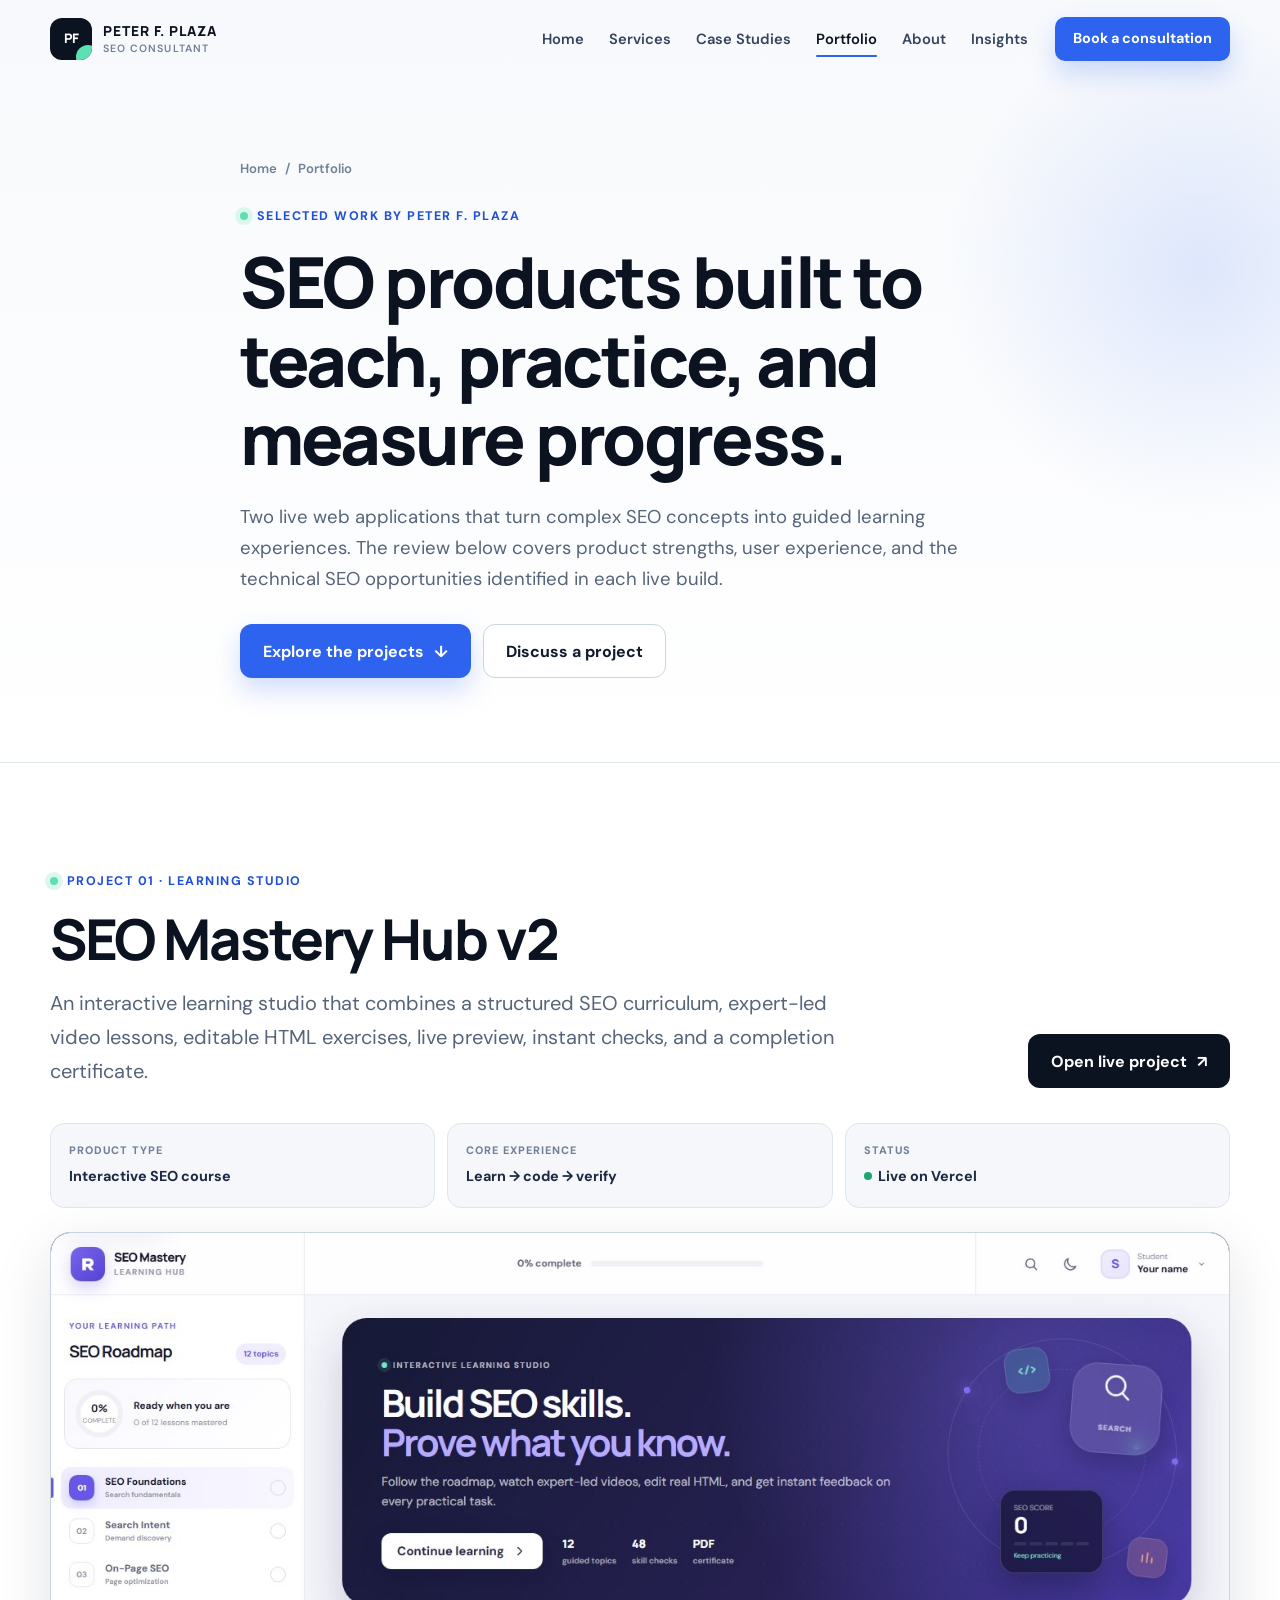
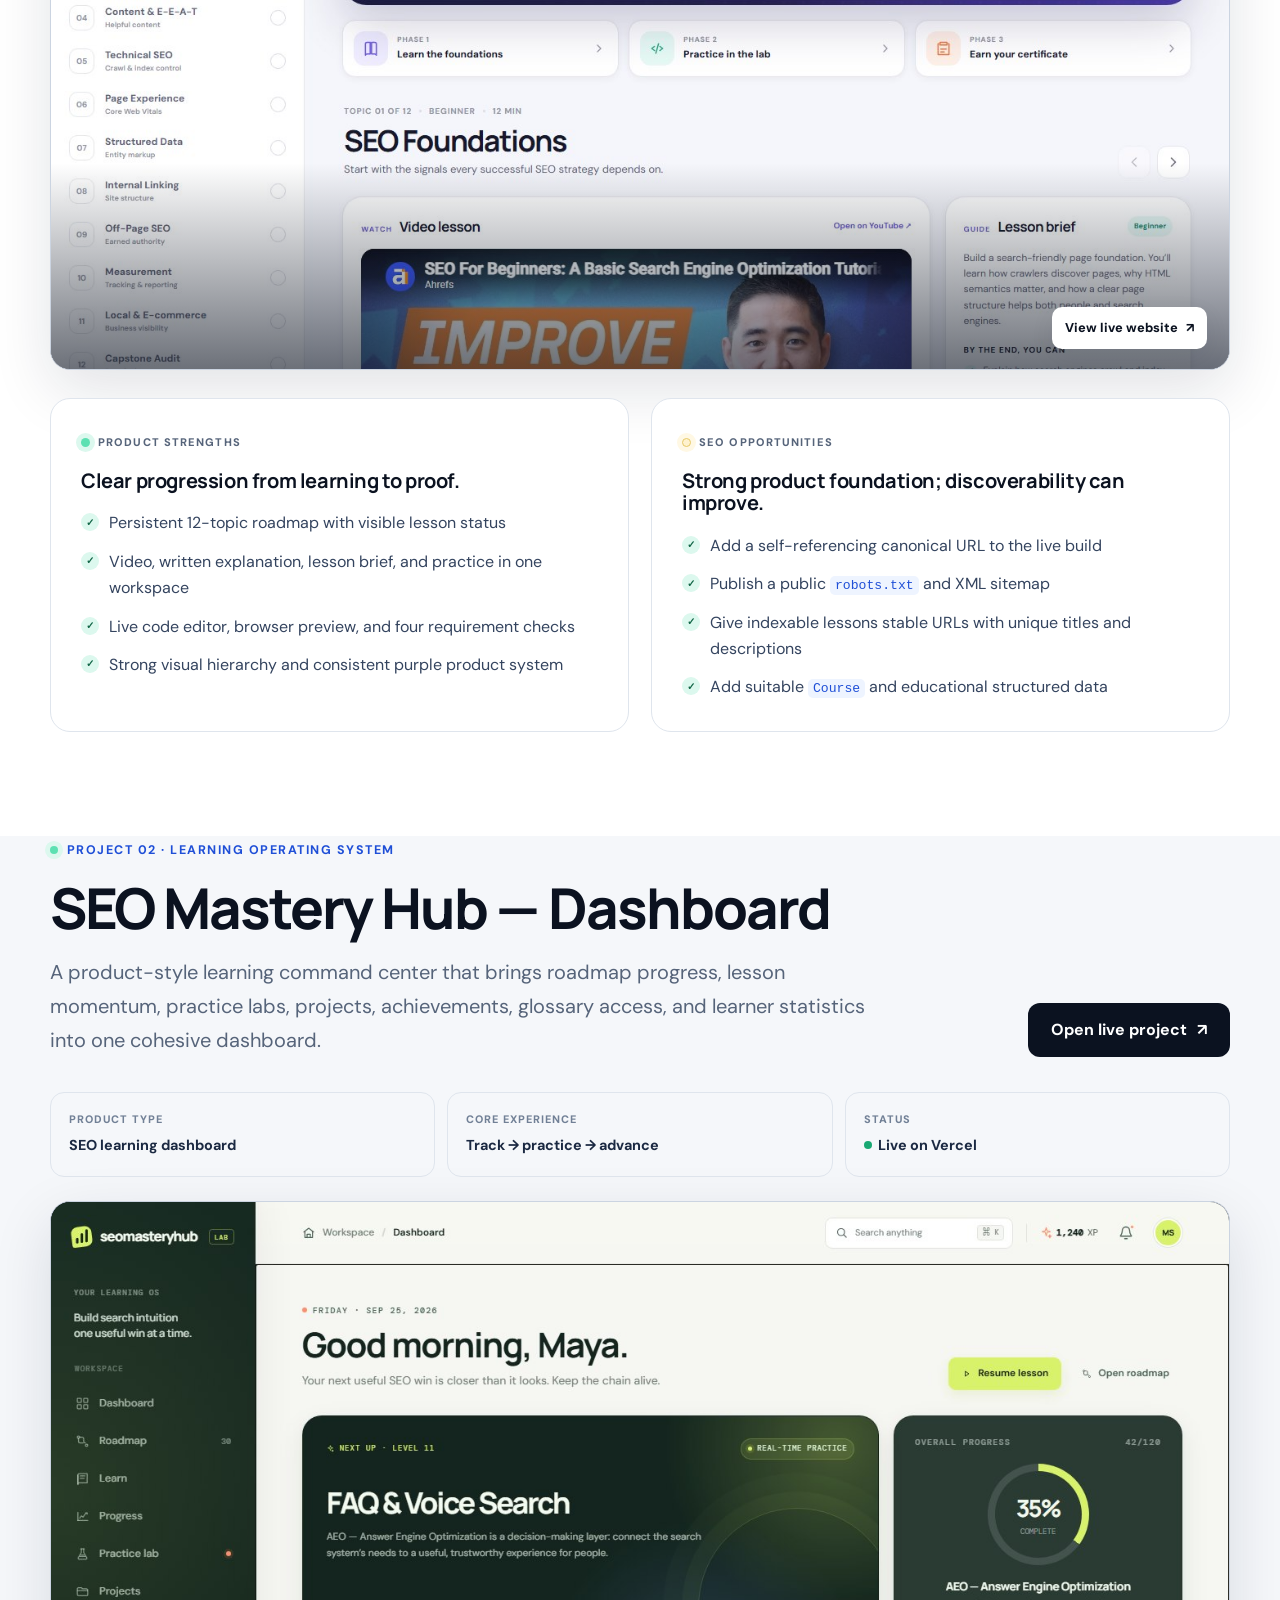
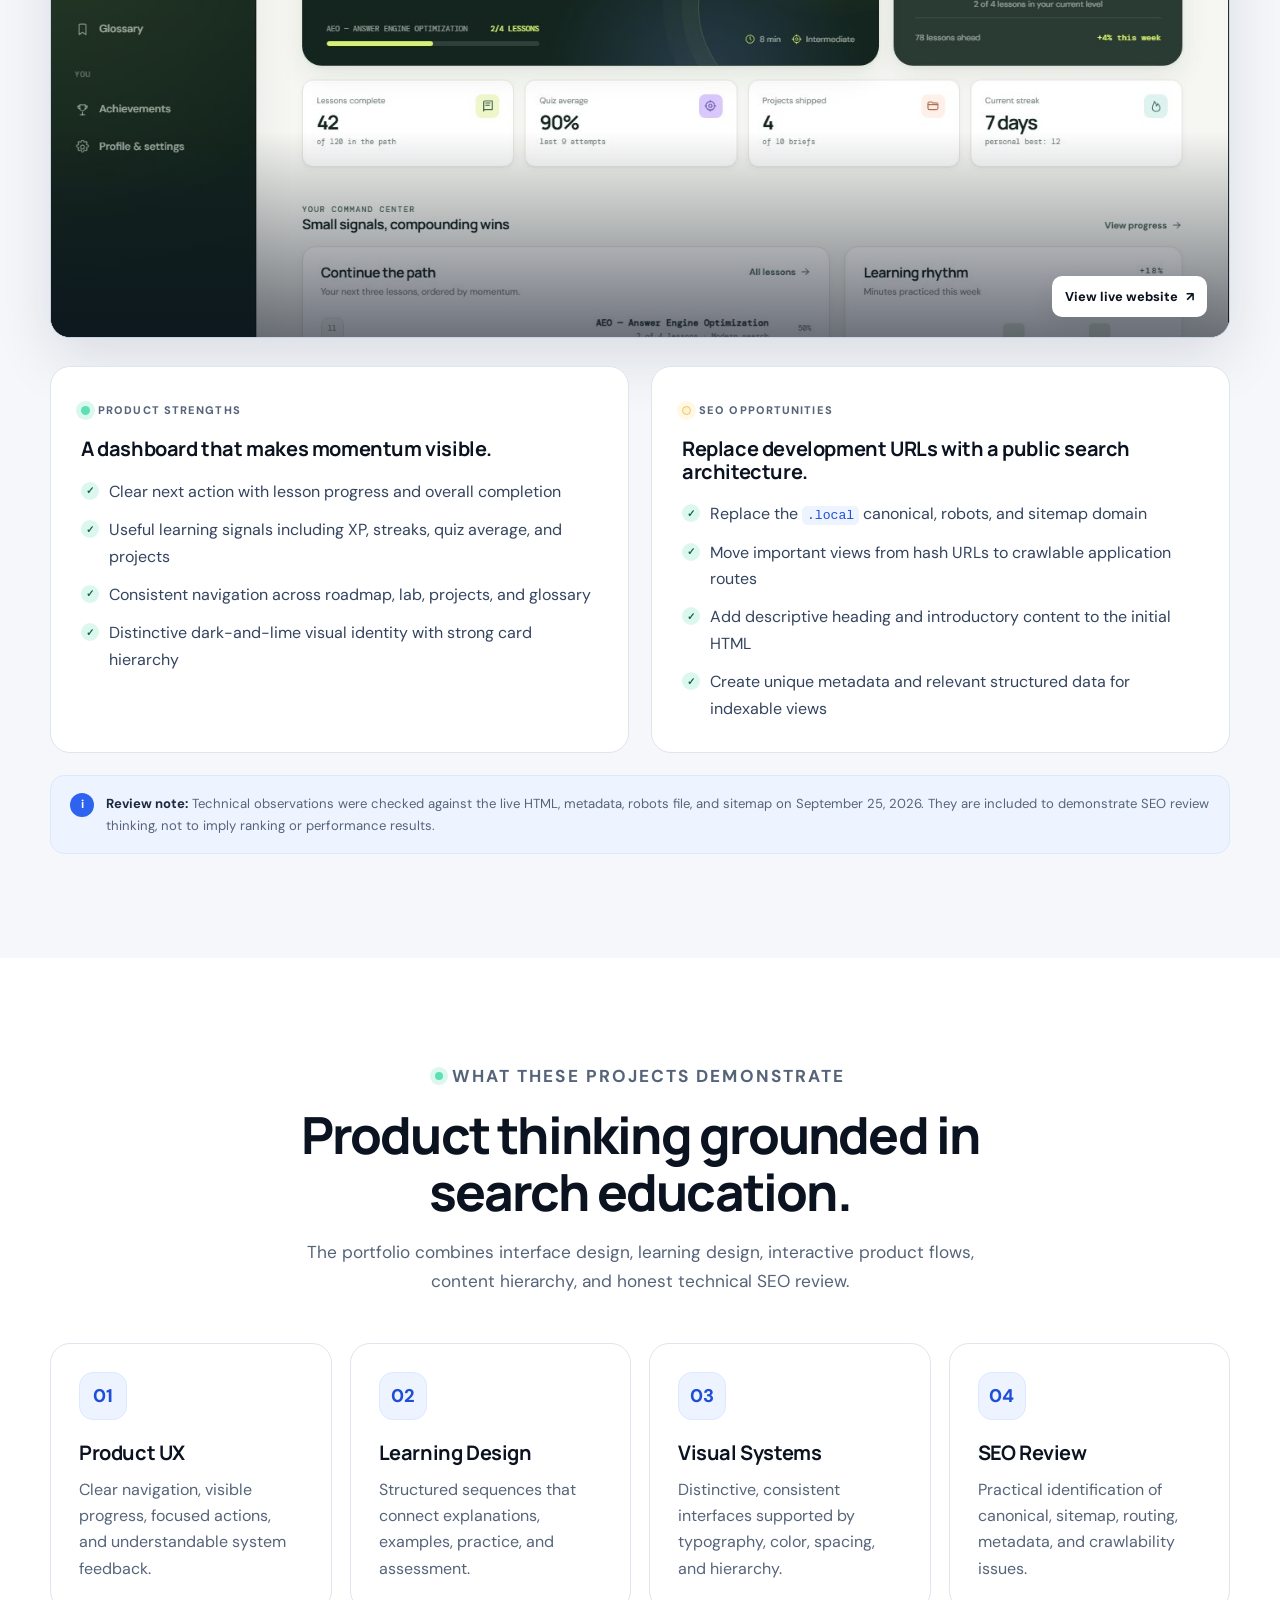
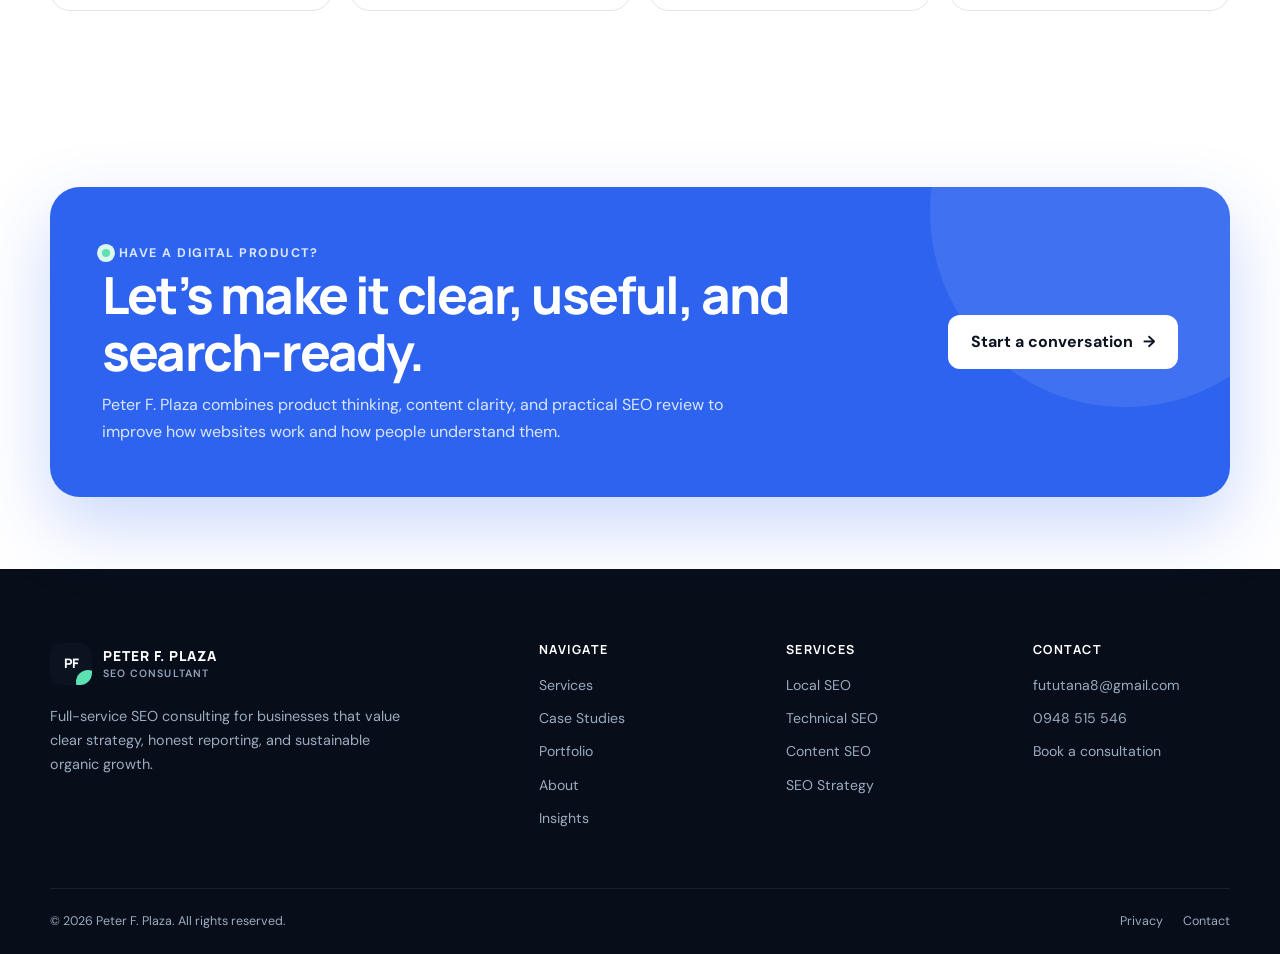
<file: portfolio.html>
<!doctype html>
<html lang="en">
<head>
  <meta charset="utf-8">
  <meta name="viewport" content="width=device-width, initial-scale=1">
  <title>SEO Portfolio | Peter F. Plaza</title>
  <meta name="description" content="Selected SEO learning product work by Peter F. Plaza, including an interactive curriculum, code lab, learning dashboard, progress system, and SEO review notes.">
  <meta name="robots" content="index, follow">
  <link rel="canonical" href="https://www.example.com/portfolio.html">
  <meta property="og:type" content="website">
  <meta property="og:title" content="SEO Portfolio | Peter F. Plaza">
  <meta property="og:description" content="Two live SEO learning products with product analysis, feature highlights, and technical SEO review notes.">
  <meta property="og:url" content="https://www.example.com/portfolio.html">
  <meta property="og:image" content="https://www.example.com/assets/og-image.svg">
  <meta name="theme-color" content="#0b1220">
  <link rel="icon" href="assets/favicon.svg" type="image/svg+xml">
  <link rel="manifest" href="assets/site.webmanifest">
  <link rel="stylesheet" href="assets/css/styles.css">
  <script type="application/ld+json">
  {
    "@context": "https://schema.org",
    "@type": "CollectionPage",
    "name": "Portfolio — Peter F. Plaza",
    "url": "https://www.example.com/portfolio.html",
    "about": {
      "@type": "Person",
      "name": "Peter F. Plaza",
      "jobTitle": "SEO Consultant"
    },
    "mainEntity": {
      "@type": "ItemList",
      "itemListElement": [
        {
          "@type": "ListItem",
          "position": 1,
          "item": {
            "@type": "SoftwareApplication",
            "name": "SEO Mastery Hub v2",
            "url": "https://seo-mastery-hub-v2.vercel.app/",
            "applicationCategory": "EducationalApplication",
            "operatingSystem": "Web",
            "creator": {"@type": "Person", "name": "Peter F. Plaza"}
          }
        },
        {
          "@type": "ListItem",
          "position": 2,
          "item": {
            "@type": "SoftwareApplication",
            "name": "SEO Mastery Hub — Learning OS",
            "url": "https://seomasteryhub.vercel.app/",
            "applicationCategory": "EducationalApplication",
            "operatingSystem": "Web",
            "creator": {"@type": "Person", "name": "Peter F. Plaza"}
          }
        }
      ]
    }
  }
  </script>
</head>
<body data-page="portfolio">
  <a class="skip-link" href="#main-content">Skip to main content</a>

  <header class="site-header" data-header>
    <div class="container nav-wrap">
      <a class="brand" href="index.html" aria-label="Peter F. Plaza, SEO Consultant — home"><span class="brand-mark" aria-hidden="true">PF</span><span class="brand-copy">Peter F. Plaza<small>SEO Consultant</small></span></a>
      <button class="nav-toggle" type="button" aria-label="Toggle navigation" aria-controls="primary-navigation" aria-expanded="false" data-nav-toggle><span class="nav-toggle-lines" aria-hidden="true"></span></button>
      <nav class="primary-nav" id="primary-navigation" aria-label="Primary navigation" data-nav>
        <ul class="nav-list">
          <li><a class="nav-link" href="index.html">Home</a></li>
          <li><a class="nav-link" href="services.html">Services</a></li>
          <li><a class="nav-link" href="case-studies.html">Case Studies</a></li>
          <li><a class="nav-link" href="portfolio.html">Portfolio</a></li>
          <li><a class="nav-link" href="about.html">About</a></li>
          <li><a class="nav-link" href="insights.html">Insights</a></li>
        </ul>
        <a class="button button-primary button-small" href="contact.html">Book a consultation</a>
      </nav>
    </div>
  </header>

  <main id="main-content">
    <section class="page-hero portfolio-page-hero">
      <div class="container hero-content">
        <nav class="breadcrumbs" aria-label="Breadcrumb"><a href="index.html">Home</a><span aria-hidden="true">/</span><span>Portfolio</span></nav>
        <p class="eyebrow">Selected work by Peter F. Plaza</p>
        <h1>SEO products built to teach, practice, and measure progress.</h1>
        <p>Two live web applications that turn complex SEO concepts into guided learning experiences. The review below covers product strengths, user experience, and the technical SEO opportunities identified in each live build.</p>
        <div class="page-hero-actions button-row">
          <a class="button button-primary" href="#learning-studio">Explore the projects <span aria-hidden="true">↓</span></a>
          <a class="button button-secondary" href="contact.html">Discuss a project</a>
        </div>
      </div>
    </section>

    <section class="section project-showcase" id="learning-studio">
      <div class="container">
        <div class="project-header" data-reveal>
          <div>
            <p class="eyebrow">Project 01 · Learning studio</p>
            <h2>SEO Mastery Hub v2</h2>
            <p class="lead">An interactive learning studio that combines a structured SEO curriculum, expert-led video lessons, editable HTML exercises, live preview, instant checks, and a completion certificate.</p>
          </div>
          <a class="button button-dark" href="https://seo-mastery-hub-v2.vercel.app/" target="_blank" rel="noopener noreferrer">Open live project <span aria-hidden="true">↗</span></a>
        </div>

        <div class="project-facts" data-reveal>
          <div><span>Product type</span><strong>Interactive SEO course</strong></div>
          <div><span>Core experience</span><strong>Learn → code → verify</strong></div>
          <div><span>Status</span><strong><span class="status-dot" aria-hidden="true"></span>Live on Vercel</strong></div>
        </div>

        <a class="project-shot" href="https://seo-mastery-hub-v2.vercel.app/" target="_blank" rel="noopener noreferrer" aria-label="Open SEO Mastery Hub v2 in a new tab" data-reveal>
          <img src="assets/images/portfolio/seo-mastery-learning-studio.jpg" width="1440" height="900" alt="SEO Mastery Hub v2 showing the learning roadmap, SEO Foundations lesson, video player, and lesson brief" loading="lazy">
          <span>View live website <span aria-hidden="true">↗</span></span>
        </a>

        <div class="project-review">
          <article class="review-card" data-reveal>
            <span class="review-label review-label-positive">Product strengths</span>
            <h3>Clear progression from learning to proof.</h3>
            <ul class="check-list">
              <li>Persistent 12-topic roadmap with visible lesson status</li>
              <li>Video, written explanation, lesson brief, and practice in one workspace</li>
              <li>Live code editor, browser preview, and four requirement checks</li>
              <li>Strong visual hierarchy and consistent purple product system</li>
            </ul>
          </article>

          <article class="review-card" data-reveal>
            <span class="review-label review-label-opportunity">SEO opportunities</span>
            <h3>Strong product foundation; discoverability can improve.</h3>
            <ul class="detail-list">
              <li>Add a self-referencing canonical URL to the live build</li>
              <li>Publish a public <code>robots.txt</code> and XML sitemap</li>
              <li>Give indexable lessons stable URLs with unique titles and descriptions</li>
              <li>Add suitable <code>Course</code> and educational structured data</li>
            </ul>
          </article>
        </div>
      </div>
    </section>

    <section class="section section-soft project-showcase" id="learning-os">
      <div class="container">
        <div class="project-header" data-reveal>
          <div>
            <p class="eyebrow">Project 02 · Learning operating system</p>
            <h2>SEO Mastery Hub — Dashboard</h2>
            <p class="lead">A product-style learning command center that brings roadmap progress, lesson momentum, practice labs, projects, achievements, glossary access, and learner statistics into one cohesive dashboard.</p>
          </div>
          <a class="button button-dark" href="https://seomasteryhub.vercel.app/" target="_blank" rel="noopener noreferrer">Open live project <span aria-hidden="true">↗</span></a>
        </div>

        <div class="project-facts" data-reveal>
          <div><span>Product type</span><strong>SEO learning dashboard</strong></div>
          <div><span>Core experience</span><strong>Track → practice → advance</strong></div>
          <div><span>Status</span><strong><span class="status-dot" aria-hidden="true"></span>Live on Vercel</strong></div>
        </div>

        <a class="project-shot" href="https://seomasteryhub.vercel.app/" target="_blank" rel="noopener noreferrer" aria-label="Open SEO Mastery Hub dashboard in a new tab" data-reveal>
          <img src="assets/images/portfolio/seo-mastery-learning-os.jpg" width="1440" height="900" alt="SEO Mastery Hub dashboard showing lesson progress, overall completion, learning statistics, and next actions" loading="lazy">
          <span>View live website <span aria-hidden="true">↗</span></span>
        </a>

        <div class="project-review">
          <article class="review-card" data-reveal>
            <span class="review-label review-label-positive">Product strengths</span>
            <h3>A dashboard that makes momentum visible.</h3>
            <ul class="check-list">
              <li>Clear next action with lesson progress and overall completion</li>
              <li>Useful learning signals including XP, streaks, quiz average, and projects</li>
              <li>Consistent navigation across roadmap, lab, projects, and glossary</li>
              <li>Distinctive dark-and-lime visual identity with strong card hierarchy</li>
            </ul>
          </article>

          <article class="review-card" data-reveal>
            <span class="review-label review-label-opportunity">SEO opportunities</span>
            <h3>Replace development URLs with a public search architecture.</h3>
            <ul class="detail-list">
              <li>Replace the <code>.local</code> canonical, robots, and sitemap domain</li>
              <li>Move important views from hash URLs to crawlable application routes</li>
              <li>Add descriptive heading and introductory content to the initial HTML</li>
              <li>Create unique metadata and relevant structured data for indexable views</li>
            </ul>
          </article>
        </div>

        <div class="audit-note" data-reveal>
          <span aria-hidden="true">i</span>
          <p><strong>Review note:</strong> Technical observations were checked against the live HTML, metadata, robots file, and sitemap on September 25, 2026. They are included to demonstrate SEO review thinking, not to imply ranking or performance results.</p>
        </div>
      </div>
    </section>

    <section class="section">
      <div class="container">
        <div class="section-heading section-heading-centered" data-reveal>
          <p class="eyebrow">What these projects demonstrate</p>
          <h2>Product thinking grounded in search education.</h2>
          <p>The portfolio combines interface design, learning design, interactive product flows, content hierarchy, and honest technical SEO review.</p>
        </div>

        <div class="card-grid-4">
          <article class="feature-card" data-reveal><span class="icon-box" aria-hidden="true">01</span><h3>Product UX</h3><p>Clear navigation, visible progress, focused actions, and understandable system feedback.</p></article>
          <article class="feature-card" data-reveal><span class="icon-box" aria-hidden="true">02</span><h3>Learning Design</h3><p>Structured sequences that connect explanations, examples, practice, and assessment.</p></article>
          <article class="feature-card" data-reveal><span class="icon-box" aria-hidden="true">03</span><h3>Visual Systems</h3><p>Distinctive, consistent interfaces supported by typography, color, spacing, and hierarchy.</p></article>
          <article class="feature-card" data-reveal><span class="icon-box" aria-hidden="true">04</span><h3>SEO Review</h3><p>Practical identification of canonical, sitemap, routing, metadata, and crawlability issues.</p></article>
        </div>
      </div>
    </section>

    <section class="section-sm">
      <div class="container">
        <div class="cta-panel" data-reveal>
          <div><p class="eyebrow eyebrow-light">Have a digital product?</p><h2>Let’s make it clear, useful, and search-ready.</h2><p>Peter F. Plaza combines product thinking, content clarity, and practical SEO review to improve how websites work and how people understand them.</p></div>
          <a class="button button-light" href="contact.html">Start a conversation <span aria-hidden="true">→</span></a>
        </div>
      </div>
    </section>
  </main>

  <footer class="site-footer">
    <div class="container footer-main">
      <div class="footer-brand"><a class="brand" href="index.html"><span class="brand-mark" aria-hidden="true">PF</span><span class="brand-copy">Peter F. Plaza<small>SEO Consultant</small></span></a><p>Full-service SEO consulting for businesses that value clear strategy, honest reporting, and sustainable organic growth.</p></div>
      <div class="footer-column"><h3>Navigate</h3><ul class="footer-links"><li><a href="services.html">Services</a></li><li><a href="case-studies.html">Case Studies</a></li><li><a href="portfolio.html">Portfolio</a></li><li><a href="about.html">About</a></li><li><a href="insights.html">Insights</a></li></ul></div>
      <div class="footer-column"><h3>Services</h3><ul class="footer-links"><li><a href="services.html#local-seo">Local SEO</a></li><li><a href="services.html#technical-seo">Technical SEO</a></li><li><a href="services.html#content-seo">Content SEO</a></li><li><a href="services.html#seo-strategy">SEO Strategy</a></li></ul></div>
      <div class="footer-column"><h3>Contact</h3><ul class="footer-links"><li><a href="mailto:fututana8@gmail.com">fututana8@gmail.com</a></li><li><a href="tel:09484515546">0948 515 546</a></li><li><a href="contact.html">Book a consultation</a></li></ul></div>
    </div>
    <div class="container footer-bottom"><span>© <span data-year>2026</span> Peter F. Plaza. All rights reserved.</span><div class="footer-bottom-links"><a href="privacy.html">Privacy</a><a href="contact.html">Contact</a></div></div>
  </footer>

  <script src="assets/js/main.js" defer></script>
</body>
</html>
</file>
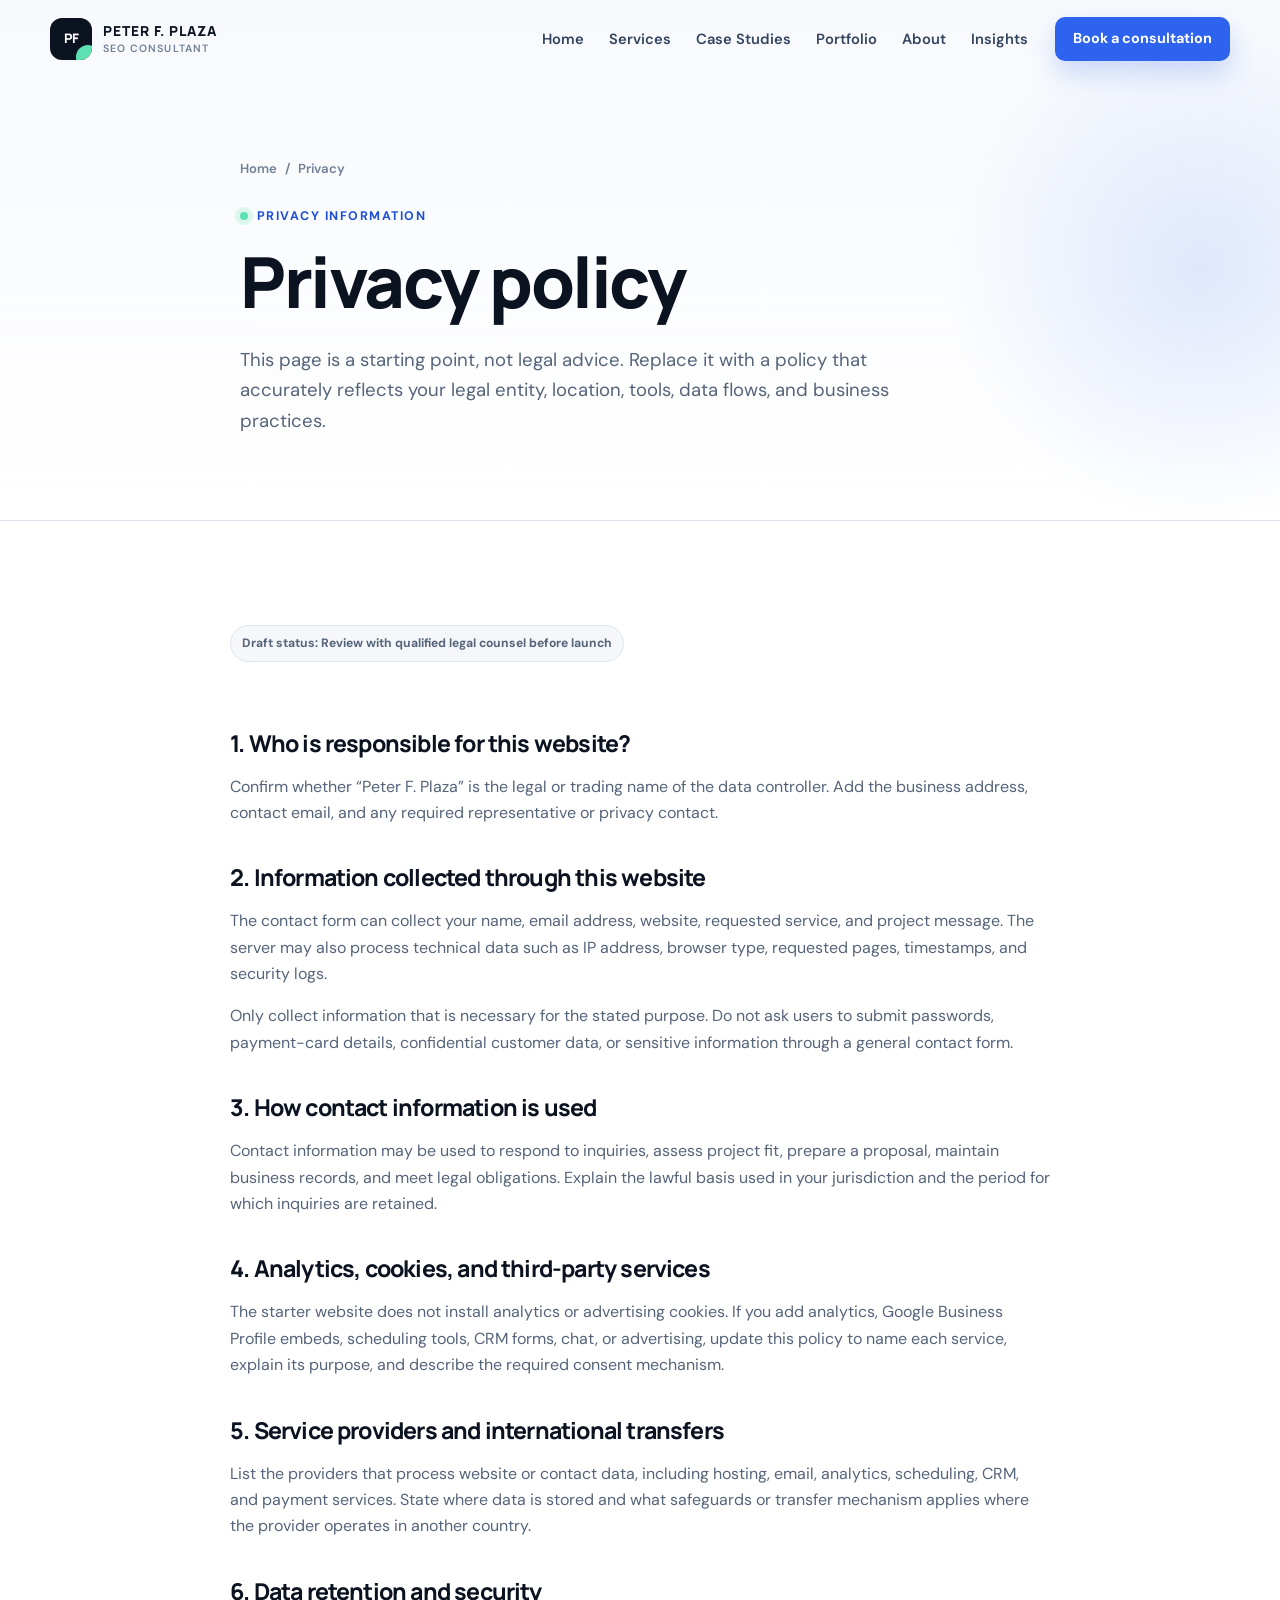
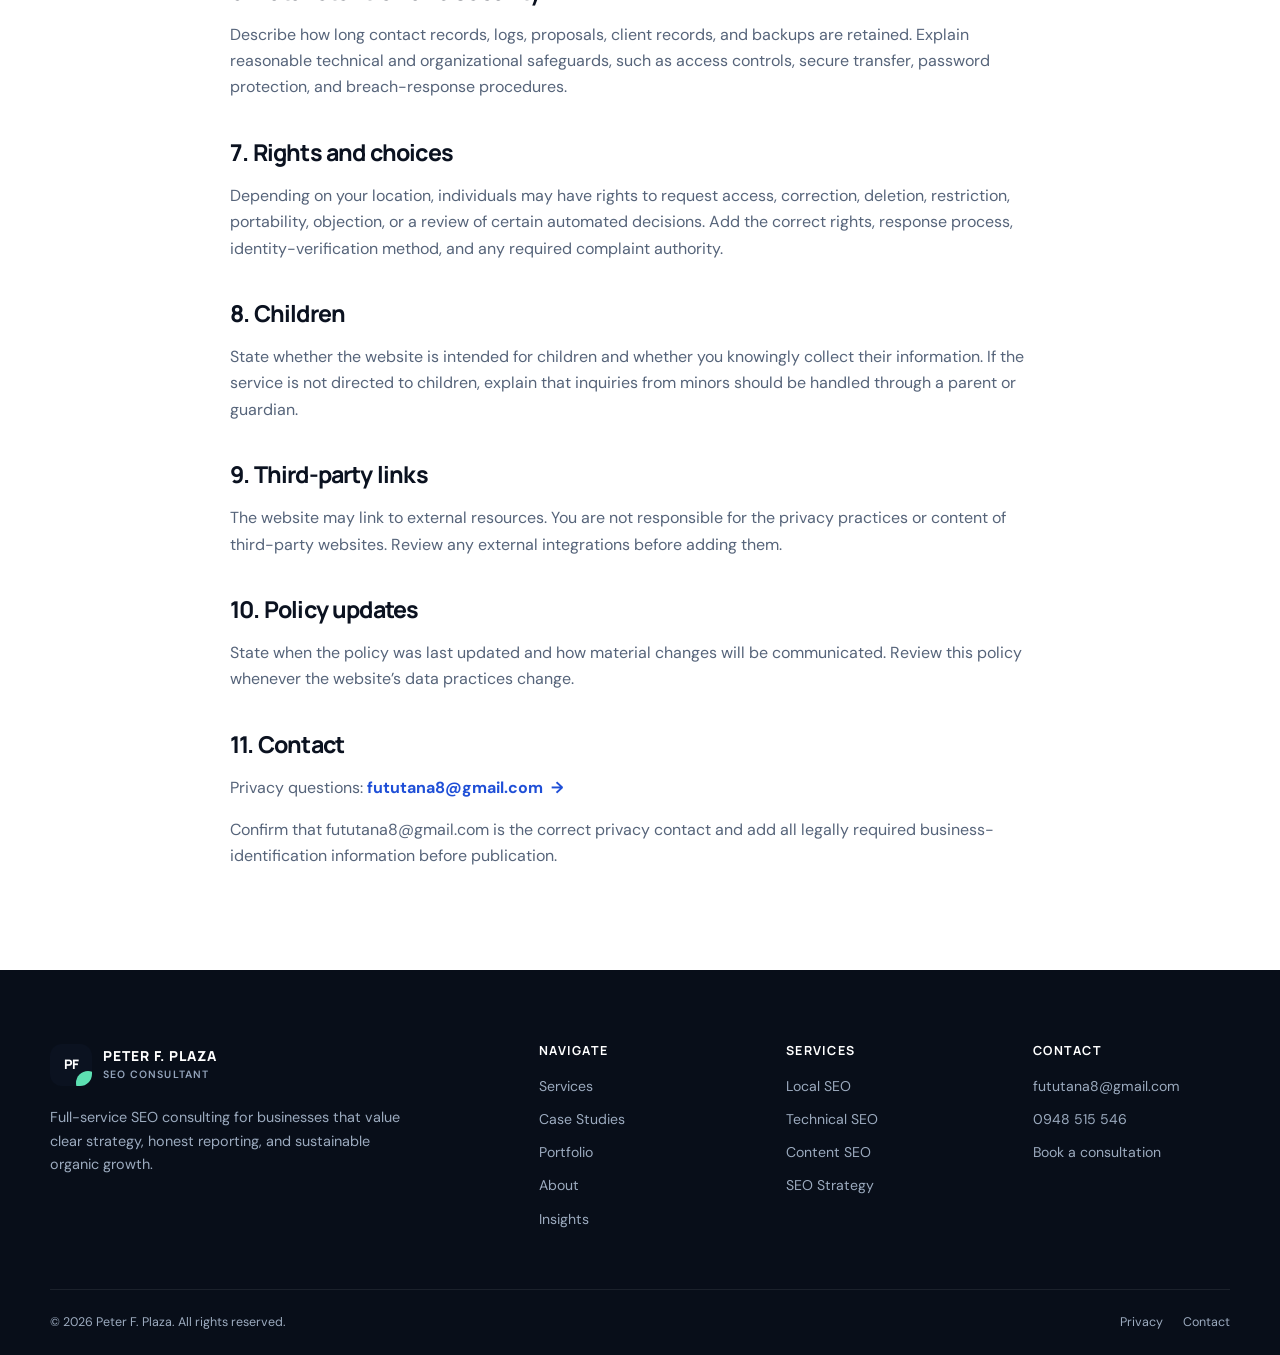
<file: privacy.html>
<!doctype html>
<html lang="en">
<head>
  <meta charset="utf-8">
  <meta name="viewport" content="width=device-width, initial-scale=1">
  <title>Privacy Policy | Peter F. Plaza</title>
  <meta name="description" content="Privacy information for the Peter F. Plaza independent SEO consulting website.">
  <meta name="robots" content="index, follow">
  <link rel="canonical" href="https://www.example.com/privacy.html">
  <meta name="theme-color" content="#0b1220">
  <link rel="icon" href="assets/favicon.svg" type="image/svg+xml">
  <link rel="manifest" href="assets/site.webmanifest">
  <link rel="stylesheet" href="assets/css/styles.css">
</head>
<body data-page="privacy">
  <a class="skip-link" href="#main-content">Skip to main content</a>

  <header class="site-header" data-header>
    <div class="container nav-wrap">
      <a class="brand" href="index.html" aria-label="Peter F. Plaza, SEO Consultant — home"><span class="brand-mark" aria-hidden="true">PF</span><span class="brand-copy">Peter F. Plaza<small>SEO Consultant</small></span></a>
      <button class="nav-toggle" type="button" aria-label="Toggle navigation" aria-controls="primary-navigation" aria-expanded="false" data-nav-toggle><span class="nav-toggle-lines" aria-hidden="true"></span></button>
      <nav class="primary-nav" id="primary-navigation" aria-label="Primary navigation" data-nav>
        <ul class="nav-list"><li><a class="nav-link" href="index.html">Home</a></li><li><a class="nav-link" href="services.html">Services</a></li><li><a class="nav-link" href="case-studies.html">Case Studies</a></li><li><a class="nav-link" href="portfolio.html">Portfolio</a></li><li><a class="nav-link" href="about.html">About</a></li><li><a class="nav-link" href="insights.html">Insights</a></li></ul>
        <a class="button button-primary button-small" href="contact.html">Book a consultation</a>
      </nav>
    </div>
  </header>

  <main id="main-content">
    <section class="page-hero">
      <div class="container hero-content">
        <nav class="breadcrumbs" aria-label="Breadcrumb"><a href="index.html">Home</a><span aria-hidden="true">/</span><span>Privacy</span></nav>
        <p class="eyebrow">Privacy information</p>
        <h1>Privacy policy</h1>
        <p>This page is a starting point, not legal advice. Replace it with a policy that accurately reflects your legal entity, location, tools, data flows, and business practices.</p>
      </div>
    </section>

    <div class="section legal-content">
      <div class="container-narrow">
        <span class="legal-updated">Draft status: Review with qualified legal counsel before launch</span>

        <section>
          <h2>1. Who is responsible for this website?</h2>
          <p>Confirm whether “Peter F. Plaza” is the legal or trading name of the data controller. Add the business address, contact email, and any required representative or privacy contact.</p>
        </section>

        <section>
          <h2>2. Information collected through this website</h2>
          <p>The contact form can collect your name, email address, website, requested service, and project message. The server may also process technical data such as IP address, browser type, requested pages, timestamps, and security logs.</p>
          <p>Only collect information that is necessary for the stated purpose. Do not ask users to submit passwords, payment-card details, confidential customer data, or sensitive information through a general contact form.</p>
        </section>

        <section>
          <h2>3. How contact information is used</h2>
          <p>Contact information may be used to respond to inquiries, assess project fit, prepare a proposal, maintain business records, and meet legal obligations. Explain the lawful basis used in your jurisdiction and the period for which inquiries are retained.</p>
        </section>

        <section>
          <h2>4. Analytics, cookies, and third-party services</h2>
          <p>The starter website does not install analytics or advertising cookies. If you add analytics, Google Business Profile embeds, scheduling tools, CRM forms, chat, or advertising, update this policy to name each service, explain its purpose, and describe the required consent mechanism.</p>
        </section>

        <section>
          <h2>5. Service providers and international transfers</h2>
          <p>List the providers that process website or contact data, including hosting, email, analytics, scheduling, CRM, and payment services. State where data is stored and what safeguards or transfer mechanism applies where the provider operates in another country.</p>
        </section>

        <section>
          <h2>6. Data retention and security</h2>
          <p>Describe how long contact records, logs, proposals, client records, and backups are retained. Explain reasonable technical and organizational safeguards, such as access controls, secure transfer, password protection, and breach-response procedures.</p>
        </section>

        <section>
          <h2>7. Rights and choices</h2>
          <p>Depending on your location, individuals may have rights to request access, correction, deletion, restriction, portability, objection, or a review of certain automated decisions. Add the correct rights, response process, identity-verification method, and any required complaint authority.</p>
        </section>

        <section>
          <h2>8. Children</h2>
          <p>State whether the website is intended for children and whether you knowingly collect their information. If the service is not directed to children, explain that inquiries from minors should be handled through a parent or guardian.</p>
        </section>

        <section>
          <h2>9. Third-party links</h2>
          <p>The website may link to external resources. You are not responsible for the privacy practices or content of third-party websites. Review any external integrations before adding them.</p>
        </section>

        <section>
          <h2>10. Policy updates</h2>
          <p>State when the policy was last updated and how material changes will be communicated. Review this policy whenever the website’s data practices change.</p>
        </section>

        <section>
          <h2>11. Contact</h2>
          <p>Privacy questions: <a class="text-link" href="mailto:fututana8@gmail.com">fututana8@gmail.com</a></p>
          <p>Confirm that fututana8@gmail.com is the correct privacy contact and add all legally required business-identification information before publication.</p>
        </section>
      </div>
    </div>
  </main>

  <footer class="site-footer">
    <div class="container footer-main">
      <div class="footer-brand"><a class="brand" href="index.html"><span class="brand-mark" aria-hidden="true">PF</span><span class="brand-copy">Peter F. Plaza<small>SEO Consultant</small></span></a><p>Full-service SEO consulting for businesses that value clear strategy, honest reporting, and sustainable organic growth.</p></div>
      <div class="footer-column"><h3>Navigate</h3><ul class="footer-links"><li><a href="services.html">Services</a></li><li><a href="case-studies.html">Case Studies</a></li><li><a href="portfolio.html">Portfolio</a></li><li><a href="about.html">About</a></li><li><a href="insights.html">Insights</a></li></ul></div>
      <div class="footer-column"><h3>Services</h3><ul class="footer-links"><li><a href="services.html#local-seo">Local SEO</a></li><li><a href="services.html#technical-seo">Technical SEO</a></li><li><a href="services.html#content-seo">Content SEO</a></li><li><a href="services.html#seo-strategy">SEO Strategy</a></li></ul></div>
      <div class="footer-column"><h3>Contact</h3><ul class="footer-links"><li><a href="mailto:fututana8@gmail.com">fututana8@gmail.com</a></li><li><a href="tel:09484515546">0948 515 546</a></li><li><a href="contact.html">Book a consultation</a></li></ul></div>
    </div>
    <div class="container footer-bottom"><span>© <span data-year>2026</span> Peter F. Plaza. All rights reserved.</span><div class="footer-bottom-links"><a href="privacy.html">Privacy</a><a href="contact.html">Contact</a></div></div>
  </footer>

  <script src="assets/js/main.js" defer></script>
</body>
</html>
</file>
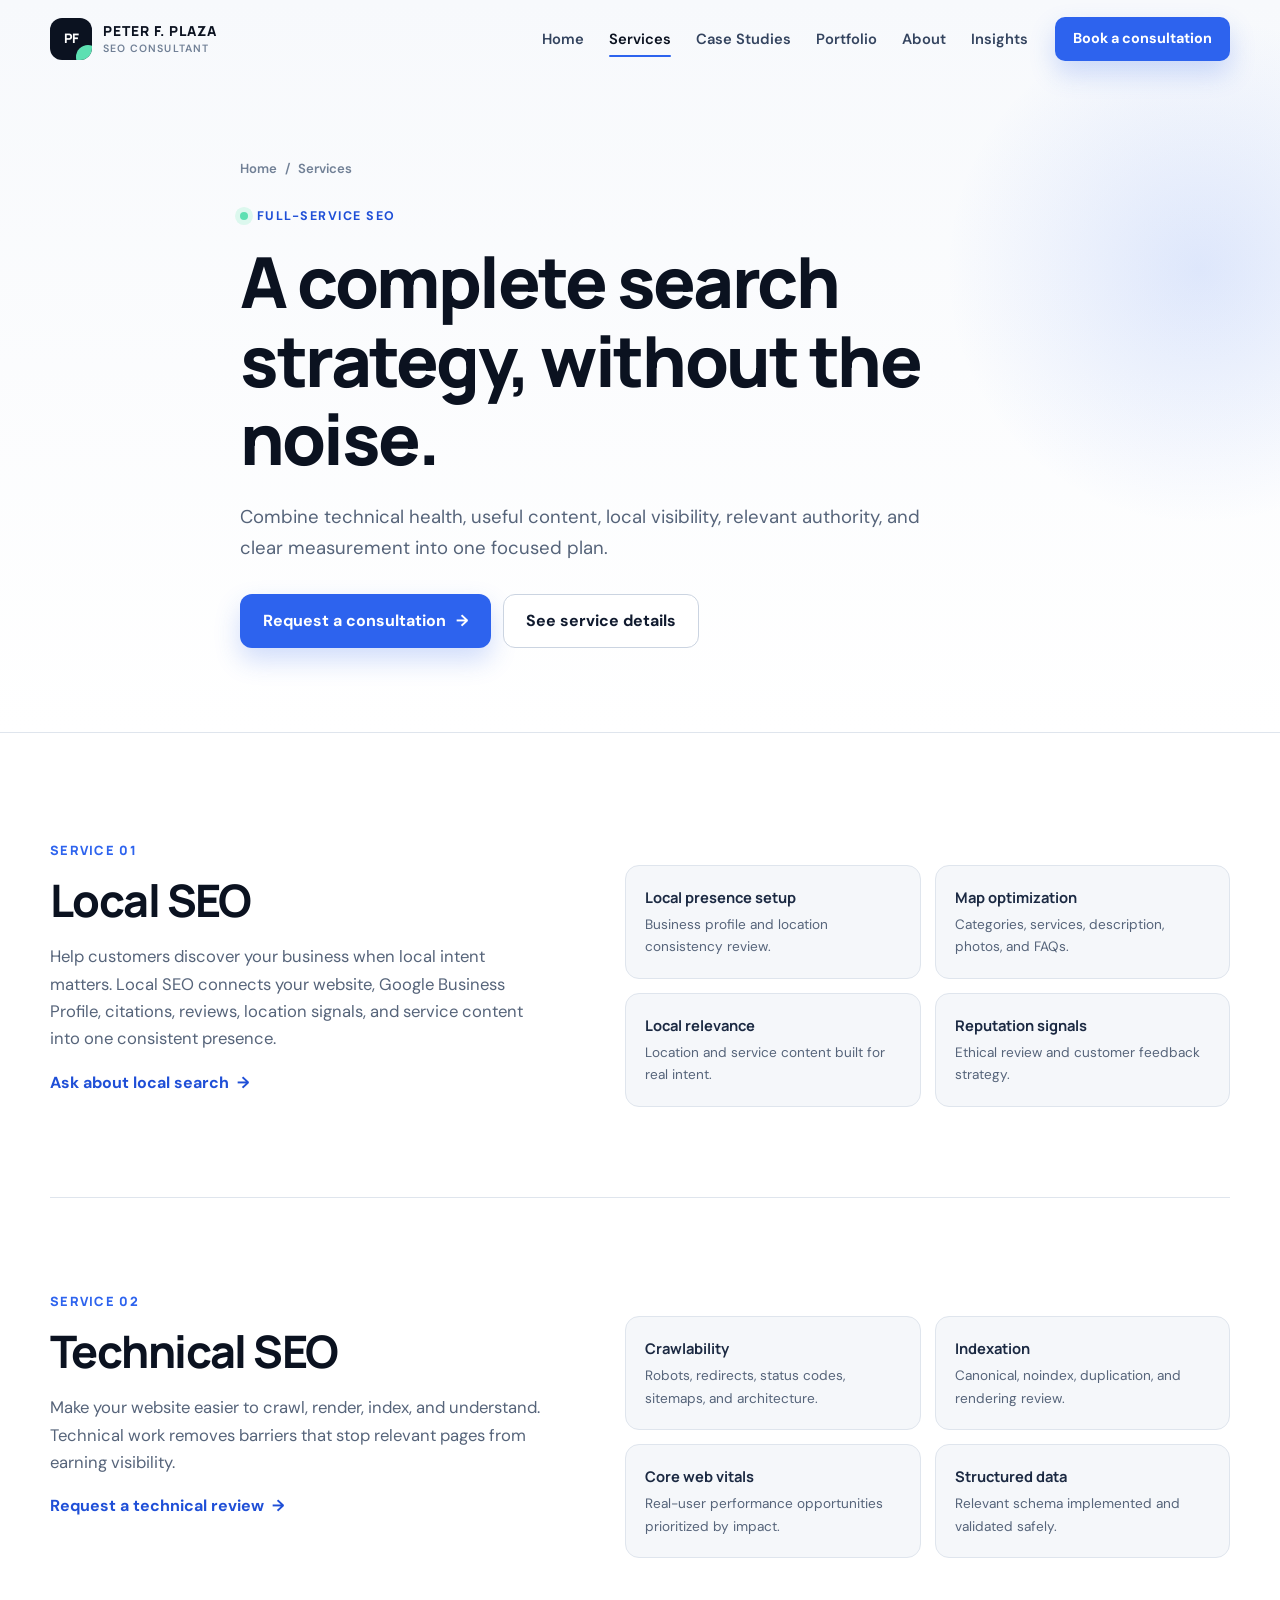
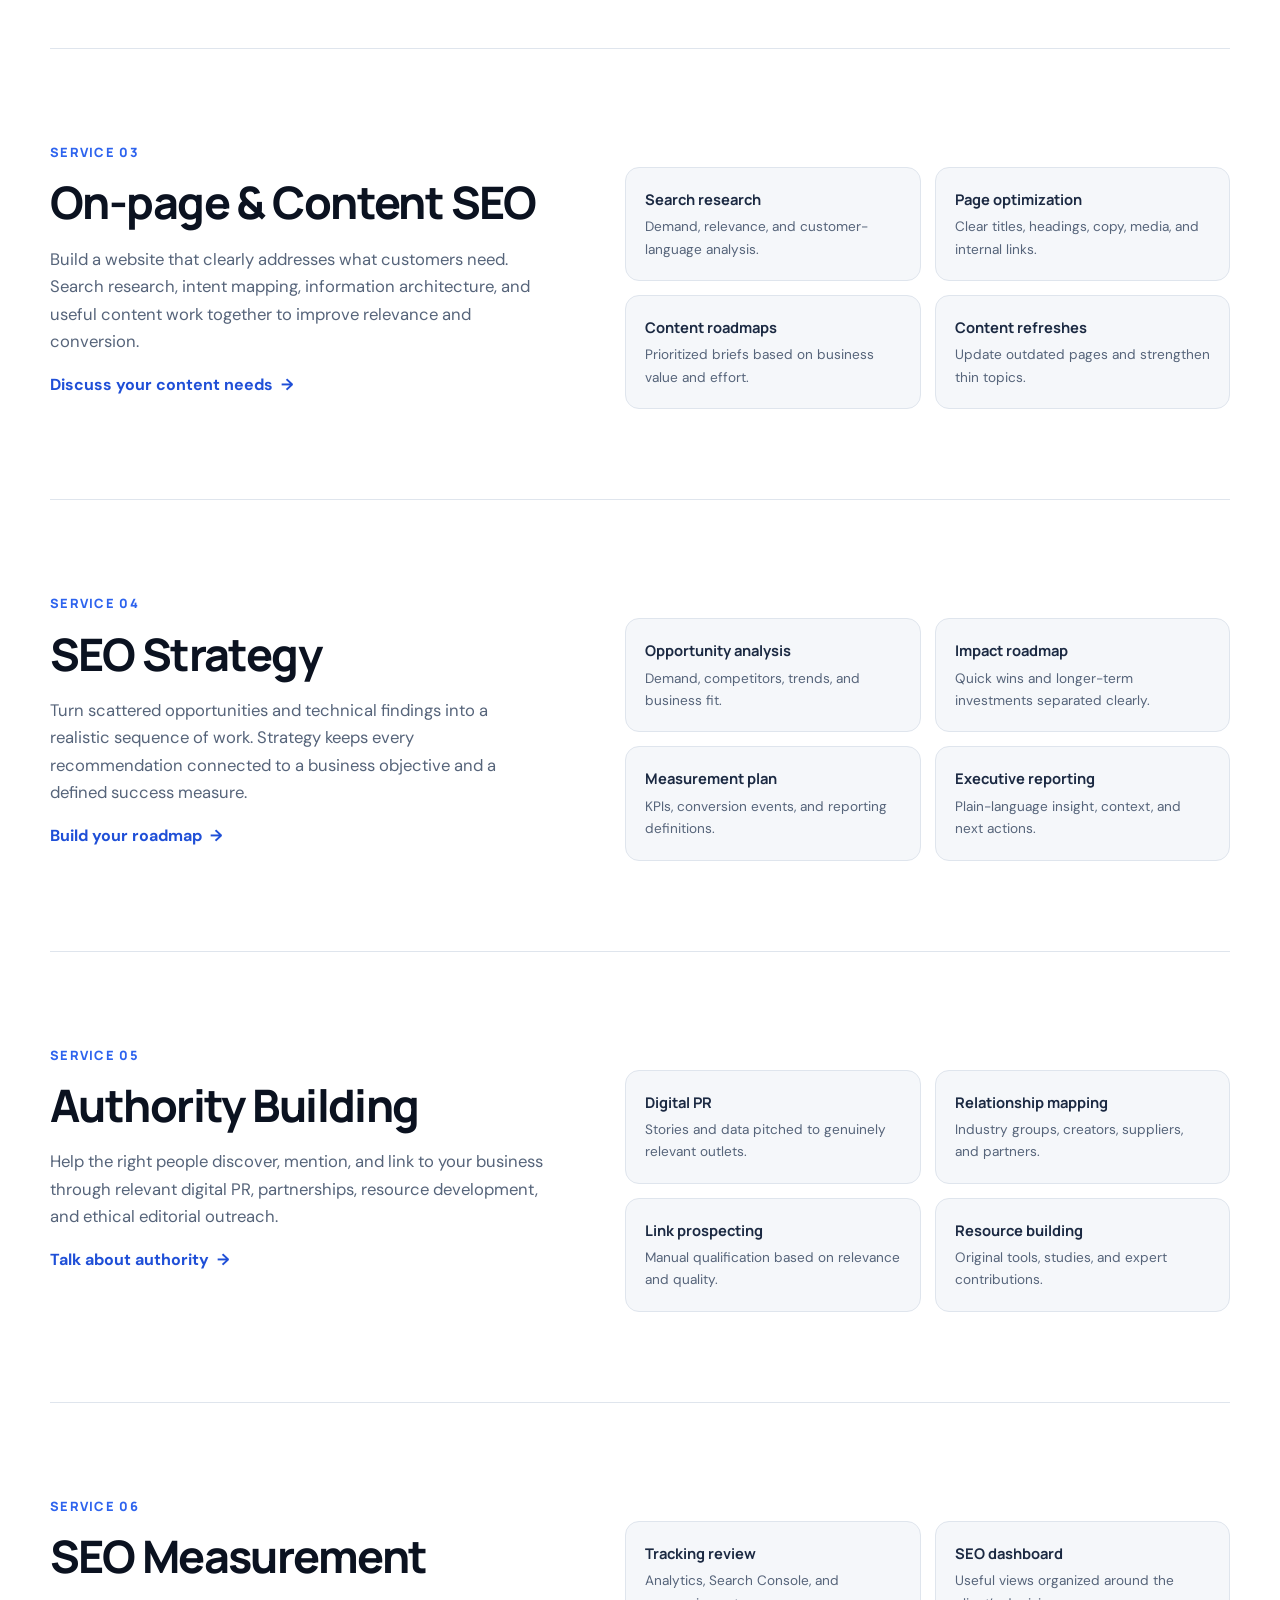
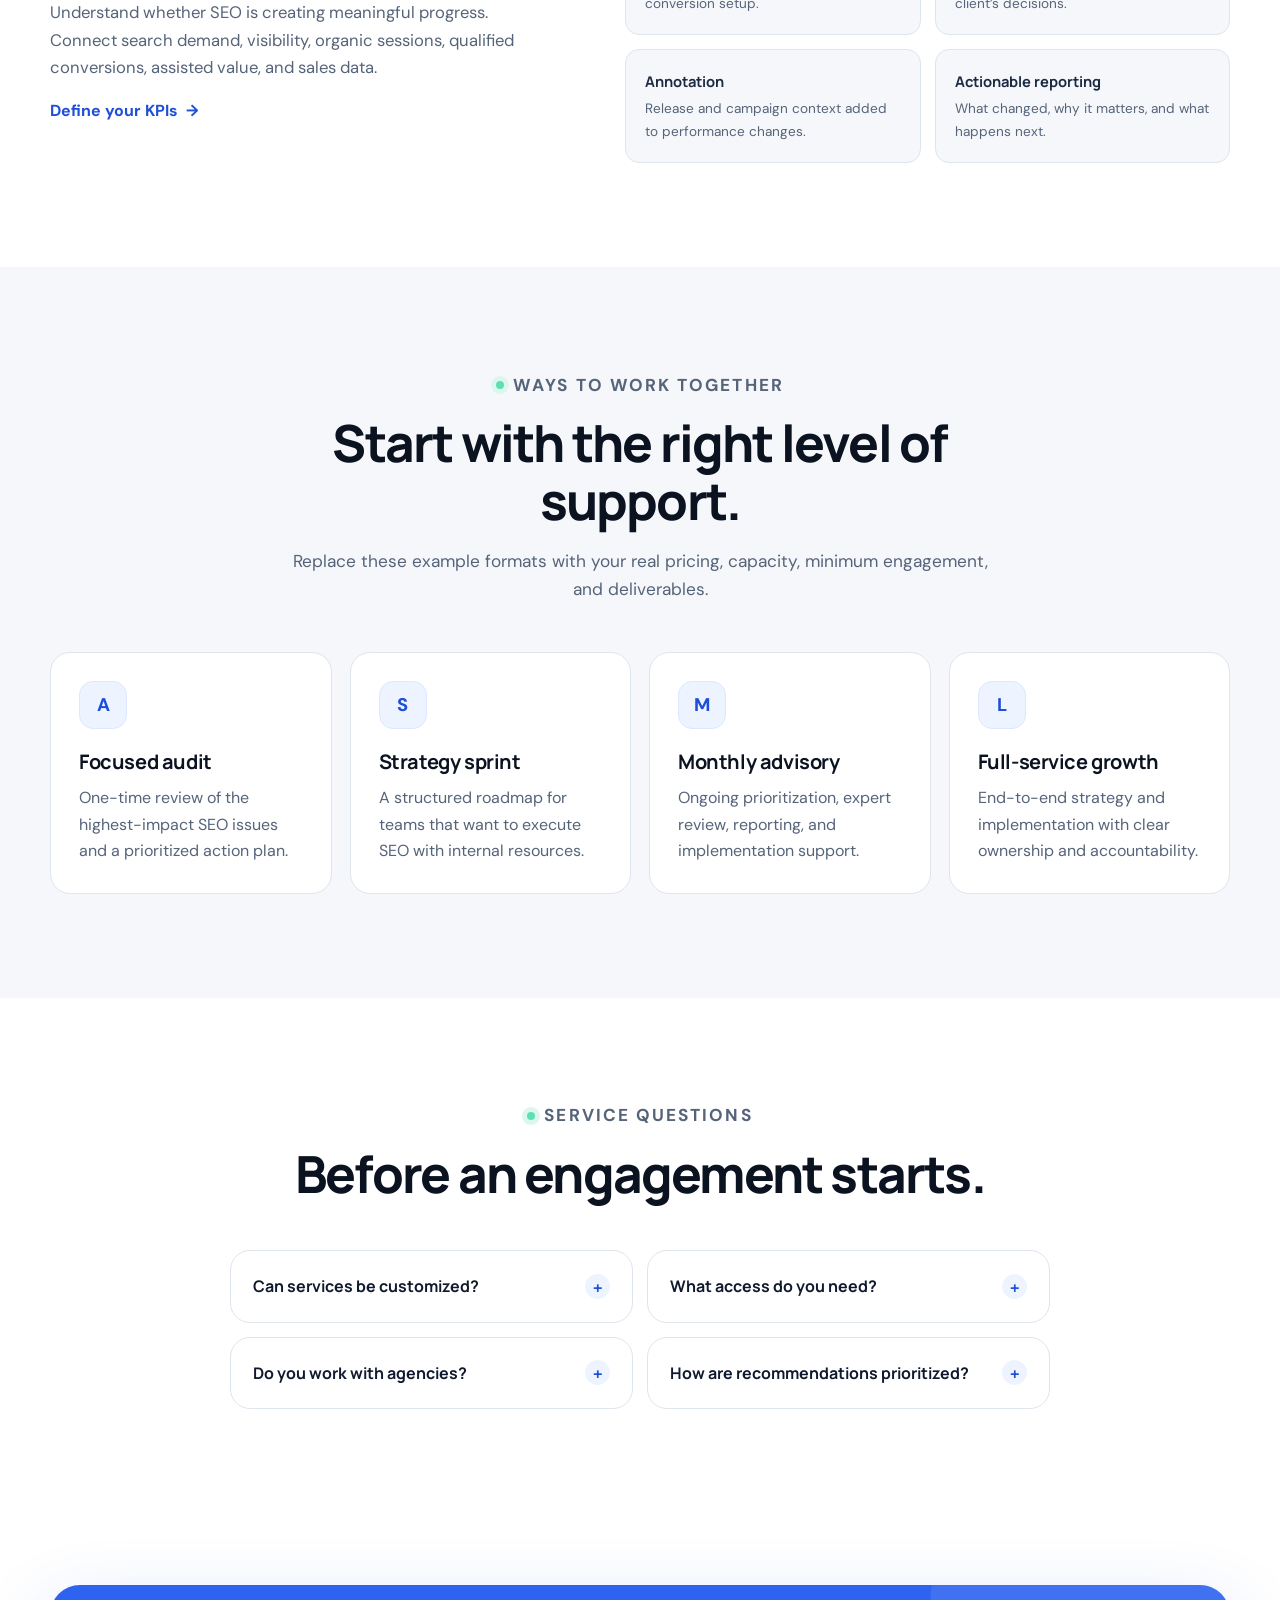
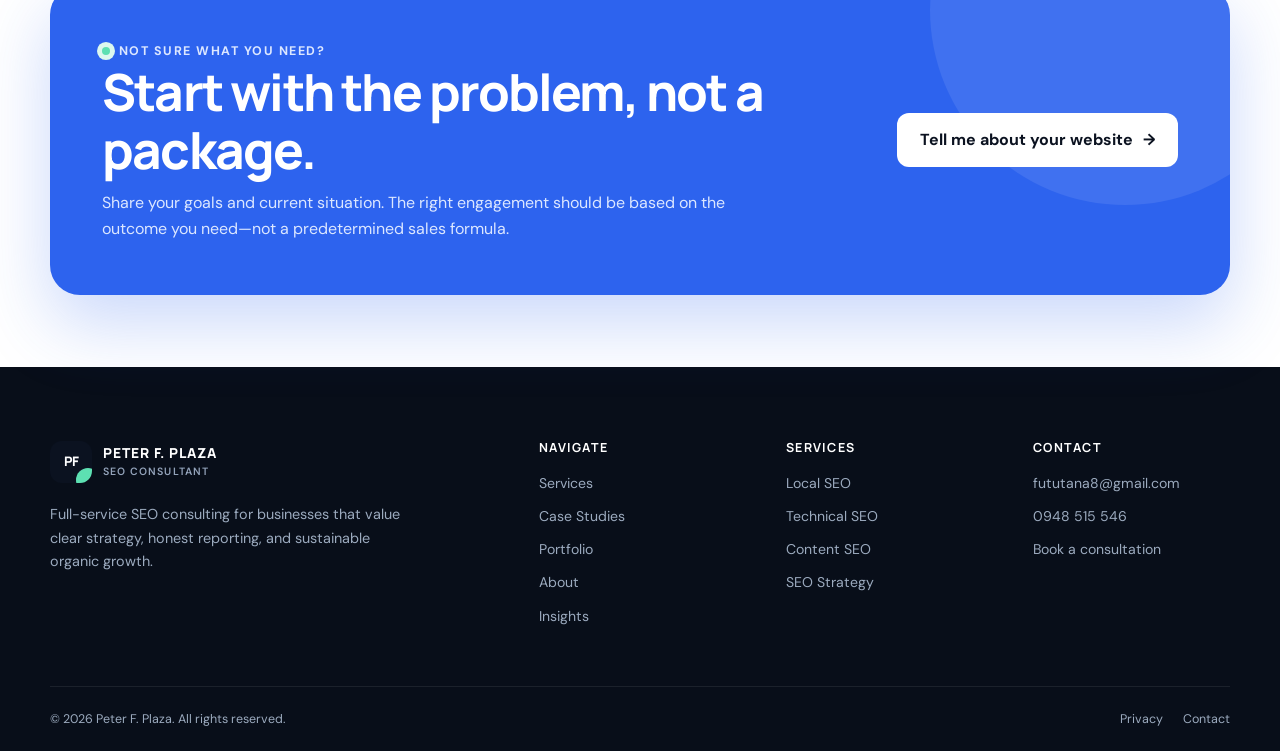
<file: services.html>
<!doctype html>
<html lang="en">
<head>
  <meta charset="utf-8">
  <meta name="viewport" content="width=device-width, initial-scale=1">
  <title>SEO Services | Peter F. Plaza</title>
  <meta name="description" content="Full-service SEO consulting across local search, technical SEO, content, authority building, strategy, and measurement.">
  <meta name="robots" content="index, follow">
  <link rel="canonical" href="https://www.example.com/services.html">
  <meta property="og:type" content="website">
  <meta property="og:title" content="SEO Services | Peter F. Plaza">
  <meta property="og:description" content="Clear, practical SEO services built around measurable business priorities.">
  <meta property="og:url" content="https://www.example.com/services.html">
  <meta property="og:image" content="https://www.example.com/assets/og-image.svg">
  <meta name="theme-color" content="#0b1220">
  <link rel="icon" href="assets/favicon.svg" type="image/svg+xml">
  <link rel="manifest" href="assets/site.webmanifest">
  <link rel="stylesheet" href="assets/css/styles.css">
  <script type="application/ld+json">
  {
    "@context": "https://schema.org",
    "@type": "ProfessionalService",
    "name": "Peter F. Plaza — SEO Consultant",
    "url": "https://www.example.com/services.html",
    "description": "Independent full-service SEO consulting.",
    "areaServed": "Remote consulting",
    "hasOfferCatalog": {
      "@type": "OfferCatalog",
      "name": "SEO services",
      "itemListElement": [
        {"@type": "Offer", "itemOffered": {"@type": "Service", "name": "Local SEO"}},
        {"@type": "Offer", "itemOffered": {"@type": "Service", "name": "Technical SEO"}},
        {"@type": "Offer", "itemOffered": {"@type": "Service", "name": "Content SEO"}},
        {"@type": "Offer", "itemOffered": {"@type": "Service", "name": "SEO strategy"}}
      ]
    }
  }
  </script>
</head>
<body data-page="services">
  <a class="skip-link" href="#main-content">Skip to main content</a>

  <header class="site-header" data-header>
    <div class="container nav-wrap">
      <a class="brand" href="index.html" aria-label="Peter F. Plaza, SEO Consultant — home"><span class="brand-mark" aria-hidden="true">PF</span><span class="brand-copy">Peter F. Plaza<small>SEO Consultant</small></span></a>
      <button class="nav-toggle" type="button" aria-label="Toggle navigation" aria-controls="primary-navigation" aria-expanded="false" data-nav-toggle><span class="nav-toggle-lines" aria-hidden="true"></span></button>
      <nav class="primary-nav" id="primary-navigation" aria-label="Primary navigation" data-nav>
        <ul class="nav-list">
          <li><a class="nav-link" href="index.html">Home</a></li>
          <li><a class="nav-link" href="services.html">Services</a></li>
          <li><a class="nav-link" href="case-studies.html">Case Studies</a></li>
          <li><a class="nav-link" href="portfolio.html">Portfolio</a></li>
          <li><a class="nav-link" href="about.html">About</a></li>
          <li><a class="nav-link" href="insights.html">Insights</a></li>
        </ul>
        <a class="button button-primary button-small" href="contact.html">Book a consultation</a>
      </nav>
    </div>
  </header>

  <main id="main-content">
    <section class="page-hero">
      <div class="container hero-content">
        <nav class="breadcrumbs" aria-label="Breadcrumb"><a href="index.html">Home</a><span aria-hidden="true">/</span><span>Services</span></nav>
        <p class="eyebrow">Full-service SEO</p>
        <h1>A complete search strategy, without the noise.</h1>
        <p>Combine technical health, useful content, local visibility, relevant authority, and clear measurement into one focused plan.</p>
        <div class="page-hero-actions button-row">
          <a class="button button-primary" href="contact.html">Request a consultation <span aria-hidden="true">→</span></a>
          <a class="button button-secondary" href="#service-details">See service details</a>
        </div>
      </div>
    </section>

    <section class="section" id="service-details">
      <div class="container">
        <div class="service-detail" id="local-seo" data-reveal>
          <div class="service-detail-copy">
            <span class="service-detail-index">SERVICE 01</span>
            <h2>Local SEO</h2>
            <p>Help customers discover your business when local intent matters. Local SEO connects your website, Google Business Profile, citations, reviews, location signals, and service content into one consistent presence.</p>
            <a class="text-link" href="contact.html">Ask about local search</a>
          </div>
          <div class="deliverable-grid">
            <div class="deliverable-item"><strong>Local presence setup</strong><span>Business profile and location consistency review.</span></div>
            <div class="deliverable-item"><strong>Map optimization</strong><span>Categories, services, description, photos, and FAQs.</span></div>
            <div class="deliverable-item"><strong>Local relevance</strong><span>Location and service content built for real intent.</span></div>
            <div class="deliverable-item"><strong>Reputation signals</strong><span>Ethical review and customer feedback strategy.</span></div>
          </div>
        </div>

        <div class="service-detail" id="technical-seo" data-reveal>
          <div class="service-detail-copy">
            <span class="service-detail-index">SERVICE 02</span>
            <h2>Technical SEO</h2>
            <p>Make your website easier to crawl, render, index, and understand. Technical work removes barriers that stop relevant pages from earning visibility.</p>
            <a class="text-link" href="contact.html">Request a technical review</a>
          </div>
          <div class="deliverable-grid">
            <div class="deliverable-item"><strong>Crawlability</strong><span>Robots, redirects, status codes, sitemaps, and architecture.</span></div>
            <div class="deliverable-item"><strong>Indexation</strong><span>Canonical, noindex, duplication, and rendering review.</span></div>
            <div class="deliverable-item"><strong>Core web vitals</strong><span>Real-user performance opportunities prioritized by impact.</span></div>
            <div class="deliverable-item"><strong>Structured data</strong><span>Relevant schema implemented and validated safely.</span></div>
          </div>
        </div>

        <div class="service-detail" id="content-seo" data-reveal>
          <div class="service-detail-copy">
            <span class="service-detail-index">SERVICE 03</span>
            <h2>On-page &amp; Content SEO</h2>
            <p>Build a website that clearly addresses what customers need. Search research, intent mapping, information architecture, and useful content work together to improve relevance and conversion.</p>
            <a class="text-link" href="contact.html">Discuss your content needs</a>
          </div>
          <div class="deliverable-grid">
            <div class="deliverable-item"><strong>Search research</strong><span>Demand, relevance, and customer-language analysis.</span></div>
            <div class="deliverable-item"><strong>Page optimization</strong><span>Clear titles, headings, copy, media, and internal links.</span></div>
            <div class="deliverable-item"><strong>Content roadmaps</strong><span>Prioritized briefs based on business value and effort.</span></div>
            <div class="deliverable-item"><strong>Content refreshes</strong><span>Update outdated pages and strengthen thin topics.</span></div>
          </div>
        </div>

        <div class="service-detail" id="seo-strategy" data-reveal>
          <div class="service-detail-copy">
            <span class="service-detail-index">SERVICE 04</span>
            <h2>SEO Strategy</h2>
            <p>Turn scattered opportunities and technical findings into a realistic sequence of work. Strategy keeps every recommendation connected to a business objective and a defined success measure.</p>
            <a class="text-link" href="contact.html">Build your roadmap</a>
          </div>
          <div class="deliverable-grid">
            <div class="deliverable-item"><strong>Opportunity analysis</strong><span>Demand, competitors, trends, and business fit.</span></div>
            <div class="deliverable-item"><strong>Impact roadmap</strong><span>Quick wins and longer-term investments separated clearly.</span></div>
            <div class="deliverable-item"><strong>Measurement plan</strong><span>KPIs, conversion events, and reporting definitions.</span></div>
            <div class="deliverable-item"><strong>Executive reporting</strong><span>Plain-language insight, context, and next actions.</span></div>
          </div>
        </div>

        <div class="service-detail" id="authority" data-reveal>
          <div class="service-detail-copy">
            <span class="service-detail-index">SERVICE 05</span>
            <h2>Authority Building</h2>
            <p>Help the right people discover, mention, and link to your business through relevant digital PR, partnerships, resource development, and ethical editorial outreach.</p>
            <a class="text-link" href="contact.html">Talk about authority</a>
          </div>
          <div class="deliverable-grid">
            <div class="deliverable-item"><strong>Digital PR</strong><span>Stories and data pitched to genuinely relevant outlets.</span></div>
            <div class="deliverable-item"><strong>Relationship mapping</strong><span>Industry groups, creators, suppliers, and partners.</span></div>
            <div class="deliverable-item"><strong>Link prospecting</strong><span>Manual qualification based on relevance and quality.</span></div>
            <div class="deliverable-item"><strong>Resource building</strong><span>Original tools, studies, and expert contributions.</span></div>
          </div>
        </div>

        <div class="service-detail" id="measurement" data-reveal>
          <div class="service-detail-copy">
            <span class="service-detail-index">SERVICE 06</span>
            <h2>SEO Measurement</h2>
            <p>Understand whether SEO is creating meaningful progress. Connect search demand, visibility, organic sessions, qualified conversions, assisted value, and sales data.</p>
            <a class="text-link" href="contact.html">Define your KPIs</a>
          </div>
          <div class="deliverable-grid">
            <div class="deliverable-item"><strong>Tracking review</strong><span>Analytics, Search Console, and conversion setup.</span></div>
            <div class="deliverable-item"><strong>SEO dashboard</strong><span>Useful views organized around the client’s decisions.</span></div>
            <div class="deliverable-item"><strong>Annotation</strong><span>Release and campaign context added to performance changes.</span></div>
            <div class="deliverable-item"><strong>Actionable reporting</strong><span>What changed, why it matters, and what happens next.</span></div>
          </div>
        </div>
      </div>
    </section>

    <section class="section section-soft">
      <div class="container">
        <div class="section-heading section-heading-centered" data-reveal>
          <p class="eyebrow">Ways to work together</p>
          <h2>Start with the right level of support.</h2>
          <p>Replace these example formats with your real pricing, capacity, minimum engagement, and deliverables.</p>
        </div>
        <div class="card-grid-4">
          <article class="feature-card" data-reveal><span class="icon-box" aria-hidden="true">A</span><h3>Focused audit</h3><p>One-time review of the highest-impact SEO issues and a prioritized action plan.</p></article>
          <article class="feature-card" data-reveal><span class="icon-box" aria-hidden="true">S</span><h3>Strategy sprint</h3><p>A structured roadmap for teams that want to execute SEO with internal resources.</p></article>
          <article class="feature-card" data-reveal><span class="icon-box" aria-hidden="true">M</span><h3>Monthly advisory</h3><p>Ongoing prioritization, expert review, reporting, and implementation support.</p></article>
          <article class="feature-card" data-reveal><span class="icon-box" aria-hidden="true">L</span><h3>Full-service growth</h3><p>End-to-end strategy and implementation with clear ownership and accountability.</p></article>
        </div>
      </div>
    </section>

    <section class="section">
      <div class="container-narrow">
        <div class="section-heading section-heading-centered" data-reveal>
          <p class="eyebrow">Service questions</p>
          <h2>Before an engagement starts.</h2>
        </div>
        <div class="faq-grid">
          <details class="faq-item" data-reveal><summary>Can services be customized?</summary><div class="faq-answer">Yes. The engagement can be scoped around the outcome, current website condition, available team capacity, and the decisions that need to be made first. A consultation clarifies the smallest useful starting point.</div></details>
          <details class="faq-item" data-reveal><summary>What access do you need?</summary><div class="faq-answer">A review can begin with a public URL. Deeper work may require CMS, hosting, analytics, Search Console, Google Business Profile, or relevant sales access, with permissions limited to what is needed for the agreed scope.</div></details>
          <details class="faq-item" data-reveal><summary>Do you work with agencies?</summary><div class="faq-answer">Collaboration can include direct client work or collaboration with an existing team when the responsibilities, communication path, and quality-control process are clear.</div></details>
          <details class="faq-item" data-reveal><summary>How are recommendations prioritized?</summary><div class="faq-answer">A useful order considers business impact, search potential, effort, risk, dependencies, and the capacity of the team responsible for implementation.</div></details>
        </div>
      </div>
    </section>

    <section class="section-sm">
      <div class="container">
        <div class="cta-panel" data-reveal>
          <div><p class="eyebrow eyebrow-light">Not sure what you need?</p><h2>Start with the problem, not a package.</h2><p>Share your goals and current situation. The right engagement should be based on the outcome you need—not a predetermined sales formula.</p></div>
          <a class="button button-light" href="contact.html">Tell me about your website <span aria-hidden="true">→</span></a>
        </div>
      </div>
    </section>
  </main>

  <footer class="site-footer">
    <div class="container footer-main">
      <div class="footer-brand"><a class="brand" href="index.html"><span class="brand-mark" aria-hidden="true">PF</span><span class="brand-copy">Peter F. Plaza<small>SEO Consultant</small></span></a><p>Full-service SEO consulting for businesses that value clear strategy, honest reporting, and sustainable organic growth.</p></div>
      <div class="footer-column"><h3>Navigate</h3><ul class="footer-links"><li><a href="services.html">Services</a></li><li><a href="case-studies.html">Case Studies</a></li><li><a href="portfolio.html">Portfolio</a></li><li><a href="about.html">About</a></li><li><a href="insights.html">Insights</a></li></ul></div>
      <div class="footer-column"><h3>Services</h3><ul class="footer-links"><li><a href="services.html#local-seo">Local SEO</a></li><li><a href="services.html#technical-seo">Technical SEO</a></li><li><a href="services.html#content-seo">Content SEO</a></li><li><a href="services.html#seo-strategy">SEO Strategy</a></li></ul></div>
      <div class="footer-column"><h3>Contact</h3><ul class="footer-links"><li><a href="mailto:fututana8@gmail.com">fututana8@gmail.com</a></li><li><a href="tel:09484515546">0948 515 546</a></li><li><a href="contact.html">Book a consultation</a></li></ul></div>
    </div>
    <div class="container footer-bottom"><span>© <span data-year>2026</span> Peter F. Plaza. All rights reserved.</span><div class="footer-bottom-links"><a href="privacy.html">Privacy</a><a href="contact.html">Contact</a></div></div>
  </footer>

  <script src="assets/js/main.js" defer></script>
</body>
</html>
</file>
<file: assets/css/styles.css>
@import url("https://fonts.googleapis.com/css2?family=DM+Sans:wght@400;500;600;700&family=Manrope:wght@500;600;700;800&display=swap");

:root {
  --ink-950: #0b1220;
  --ink-900: #101a2e;
  --ink-800: #1b2942;
  --ink-700: #34445f;
  --ink-600: #56647a;
  --ink-500: #718096;
  --line: #dfe5ed;
  --line-strong: #cbd4e1;
  --surface: #ffffff;
  --surface-soft: #f5f7fa;
  --surface-blue: #eef4ff;
  --blue-700: #1f4fd7;
  --blue-600: #2d63ee;
  --blue-500: #4b7df3;
  --blue-100: #dce8ff;
  --mint: #5de0b2;
  --mint-soft: #dcf8ee;
  --amber-soft: #fff2ce;
  --danger: #b42318;
  --shadow-sm: 0 8px 24px rgba(16, 26, 46, 0.07);
  --shadow-md: 0 20px 60px rgba(16, 26, 46, 0.12);
  --shadow-lg: 0 32px 90px rgba(16, 26, 46, 0.16);
  --radius-sm: 12px;
  --radius-md: 20px;
  --radius-lg: 30px;
  --container: 1180px;
  --font-body: "DM Sans", "Segoe UI", sans-serif;
  --font-display: "Manrope", "Segoe UI", sans-serif;
}

*,
*::before,
*::after {
  box-sizing: border-box;
}

html {
  scroll-behavior: smooth;
  scroll-padding-top: 100px;
}

body {
  margin: 0;
  color: var(--ink-900);
  background: var(--surface);
  font-family: var(--font-body);
  font-size: 16px;
  line-height: 1.65;
  -webkit-font-smoothing: antialiased;
  text-rendering: optimizeLegibility;
}

body.nav-open {
  overflow: hidden;
}

img,
svg {
  display: block;
  max-width: 100%;
}

button,
input,
textarea,
select {
  font: inherit;
}

button,
a {
  -webkit-tap-highlight-color: transparent;
}

a {
  color: inherit;
  text-decoration: none;
}

p,
h1,
h2,
h3,
h4 {
  margin-top: 0;
}

h1,
h2,
h3,
h4 {
  color: var(--ink-950);
  font-family: var(--font-display);
  letter-spacing: -0.035em;
  line-height: 1.12;
}

h1 {
  margin-bottom: 24px;
  font-size: clamp(2.75rem, 6vw, 5.3rem);
  font-weight: 800;
}

h2 {
  margin-bottom: 18px;
  font-size: clamp(2rem, 4vw, 3.45rem);
  font-weight: 750;
}

h3 {
  margin-bottom: 12px;
  font-size: 1.25rem;
  font-weight: 700;
  letter-spacing: -0.02em;
}

p:last-child {
  margin-bottom: 0;
}

::selection {
  color: var(--ink-950);
  background: var(--mint);
}

:focus-visible {
  outline: 3px solid rgba(45, 99, 238, 0.4);
  outline-offset: 3px;
}

.container {
  width: min(calc(100% - 40px), var(--container));
  margin-inline: auto;
}

.container-narrow {
  width: min(calc(100% - 40px), 820px);
  margin-inline: auto;
}

.section {
  position: relative;
  padding: 104px 0;
}

.section-sm {
  padding: 72px 0;
}

.section-soft {
  background: var(--surface-soft);
}

.section-dark {
  color: #d9e3f5;
  background: var(--ink-950);
}

.section-dark h1,
.section-dark h2,
.section-dark h3,
.section-dark h4 {
  color: var(--surface);
}

.section-blue {
  background: var(--surface-blue);
}

.skip-link {
  position: fixed;
  z-index: 1000;
  top: 12px;
  left: 12px;
  padding: 10px 16px;
  color: var(--surface);
  background: var(--ink-950);
  border-radius: 8px;
  transform: translateY(-150%);
  transition: transform 180ms ease;
}

.skip-link:focus {
  transform: translateY(0);
}

.eyebrow {
  display: inline-flex;
  align-items: center;
  gap: 9px;
  margin-bottom: 18px;
  color: var(--blue-700);
  font-size: 0.78rem;
  font-weight: 700;
  letter-spacing: 0.12em;
  line-height: 1.3;
  text-transform: uppercase;
}

.eyebrow::before {
  width: 8px;
  height: 8px;
  background: var(--mint);
  border-radius: 50%;
  box-shadow: 0 0 0 5px var(--mint-soft);
  content: "";
}

.eyebrow-light {
  color: #b8cbff;
}

.section-heading {
  max-width: 700px;
  margin-bottom: 48px;
}

.section-heading p {
  color: var(--ink-600);
  font-size: 1.08rem;
}

.section-heading-centered {
  margin-inline: auto;
  text-align: center;
}

.section-heading-centered .eyebrow {
  justify-content: center;
}

.section-heading-light p {
  color: #aebbd0;
}

.section-heading-row {
  display: flex;
  align-items: end;
  justify-content: space-between;
  gap: 40px;
  margin-bottom: 48px;
}

.section-heading-row .section-heading {
  margin-bottom: 0;
}

.lead {
  color: var(--ink-600);
  font-size: clamp(1.05rem, 1.7vw, 1.25rem);
  line-height: 1.7;
}

.text-muted {
  color: var(--ink-600);
}

.text-link {
  display: inline-flex;
  align-items: center;
  gap: 8px;
  color: var(--blue-700);
  font-weight: 700;
}

.text-link::after {
  content: "→";
  transition: transform 180ms ease;
}

.text-link:hover::after {
  transform: translateX(4px);
}

.text-link-light {
  color: #c7d7ff;
}

.button {
  display: inline-flex;
  min-height: 54px;
  align-items: center;
  justify-content: center;
  gap: 10px;
  padding: 13px 22px;
  border: 1px solid transparent;
  border-radius: 12px;
  cursor: pointer;
  font-weight: 700;
  line-height: 1.2;
  transition: color 180ms ease, background 180ms ease, border-color 180ms ease, transform 180ms ease, box-shadow 180ms ease;
}

.button:hover {
  transform: translateY(-2px);
}

.button-primary {
  color: var(--surface);
  background: var(--blue-600);
  box-shadow: 0 12px 26px rgba(45, 99, 238, 0.22);
}

.button-primary:hover {
  background: var(--blue-700);
  box-shadow: 0 16px 32px rgba(45, 99, 238, 0.28);
}

.button-dark {
  color: var(--surface);
  background: var(--ink-950);
}

.button-dark:hover {
  background: var(--ink-800);
}

.button-secondary {
  color: var(--ink-900);
  background: var(--surface);
  border-color: var(--line-strong);
}

.button-secondary:hover {
  border-color: var(--ink-700);
  box-shadow: var(--shadow-sm);
}

.button-ghost {
  color: var(--ink-800);
  background: transparent;
  border-color: var(--line);
}

.button-light {
  color: var(--ink-950);
  background: var(--surface);
}

.button-light:hover {
  color: var(--blue-700);
}

.button-small {
  min-height: 44px;
  padding: 10px 17px;
  border-radius: 10px;
  font-size: 0.9rem;
}

.button-block {
  width: 100%;
}

.button-row {
  display: flex;
  flex-wrap: wrap;
  gap: 12px;
}

.icon-box {
  display: inline-flex;
  width: 48px;
  height: 48px;
  align-items: center;
  justify-content: center;
  color: var(--blue-700);
  background: var(--surface-blue);
  border: 1px solid var(--blue-100);
  border-radius: 14px;
  font-size: 1.15rem;
  font-weight: 800;
}

/* Header */
.site-header {
  position: fixed;
  z-index: 100;
  top: 0;
  right: 0;
  left: 0;
  border-bottom: 1px solid transparent;
  transition: background 180ms ease, border-color 180ms ease, box-shadow 180ms ease;
}

.site-header.is-scrolled,
body.nav-open .site-header {
  background: rgba(255, 255, 255, 0.98);
  border-color: rgba(223, 229, 237, 0.9);
  box-shadow: 0 8px 30px rgba(16, 26, 46, 0.05);
}

.nav-wrap {
  display: flex;
  min-height: 78px;
  align-items: center;
  justify-content: space-between;
  gap: 28px;
}

.brand {
  display: inline-flex;
  flex: 0 0 auto;
  align-items: center;
  gap: 11px;
}

.brand-mark {
  position: relative;
  display: grid;
  width: 42px;
  height: 42px;
  place-items: center;
  overflow: hidden;
  color: var(--surface);
  background: var(--ink-950);
  border-radius: 12px;
  font-family: var(--font-display);
  font-size: 0.82rem;
  font-weight: 800;
  letter-spacing: -0.04em;
}

.brand-mark::after {
  position: absolute;
  right: -8px;
  bottom: -9px;
  width: 24px;
  height: 24px;
  background: var(--mint);
  border-radius: 50%;
  content: "";
}

.brand-copy {
  display: flex;
  flex-direction: column;
  color: var(--ink-950);
  font-family: var(--font-display);
  font-size: 0.86rem;
  font-weight: 800;
  letter-spacing: 0.07em;
  line-height: 1.15;
  text-transform: uppercase;
}

.brand-copy small {
  margin-top: 5px;
  color: var(--ink-500);
  font-family: var(--font-body);
  font-size: 0.66rem;
  font-weight: 600;
  letter-spacing: 0.1em;
}

.primary-nav {
  display: flex;
  align-items: center;
  gap: 27px;
}

.nav-list {
  display: flex;
  align-items: center;
  gap: 25px;
  padding: 0;
  margin: 0;
  list-style: none;
}

.nav-link {
  position: relative;
  color: var(--ink-700);
  font-size: 0.92rem;
  font-weight: 600;
  transition: color 180ms ease;
}

.nav-link::after {
  position: absolute;
  right: 0;
  bottom: -8px;
  left: 0;
  height: 2px;
  background: var(--blue-600);
  border-radius: 99px;
  content: "";
  opacity: 0;
  transform: scaleX(0.5);
  transition: opacity 180ms ease, transform 180ms ease;
}

.nav-link:hover,
.nav-link.is-active {
  color: var(--ink-950);
}

.nav-link.is-active::after {
  opacity: 1;
  transform: scaleX(1);
}

.nav-toggle {
  display: none;
  width: 44px;
  height: 44px;
  padding: 0;
  color: var(--ink-950);
  background: var(--surface);
  border: 1px solid var(--line);
  border-radius: 10px;
  cursor: pointer;
}

.nav-toggle-lines,
.nav-toggle-lines::before,
.nav-toggle-lines::after {
  display: block;
  width: 20px;
  height: 2px;
  margin: auto;
  background: currentColor;
  border-radius: 99px;
  transition: transform 180ms ease, opacity 180ms ease;
}

.nav-toggle-lines::before,
.nav-toggle-lines::after {
  position: absolute;
  content: "";
}

.nav-toggle-lines::before {
  transform: translateY(-6px);
}

.nav-toggle-lines::after {
  transform: translateY(6px);
}

.nav-toggle[aria-expanded="true"] .nav-toggle-lines {
  background: transparent;
}

.nav-toggle[aria-expanded="true"] .nav-toggle-lines::before {
  transform: rotate(45deg);
}

.nav-toggle[aria-expanded="true"] .nav-toggle-lines::after {
  transform: rotate(-45deg);
}

/* Hero */
.hero {
  position: relative;
  padding: 156px 0 90px;
  overflow: hidden;
}

.hero::before {
  position: absolute;
  z-index: -1;
  top: -240px;
  right: -220px;
  width: 720px;
  height: 720px;
  background: radial-gradient(circle, rgba(75, 125, 243, 0.17), rgba(75, 125, 243, 0) 68%);
  content: "";
}

.hero::after {
  position: absolute;
  z-index: -1;
  bottom: -300px;
  left: -260px;
  width: 620px;
  height: 620px;
  background: radial-gradient(circle, rgba(93, 224, 178, 0.13), rgba(93, 224, 178, 0) 70%);
  content: "";
}

.hero-grid {
  display: grid;
  align-items: center;
  grid-template-columns: minmax(0, 1.08fr) minmax(430px, 0.92fr);
  gap: 76px;
}

.hero h1 {
  max-width: 770px;
}

.hero h1 .accent {
  color: var(--blue-600);
}

.hero-copy > p:not(.eyebrow) {
  max-width: 650px;
  margin-bottom: 32px;
  color: var(--ink-600);
  font-size: clamp(1.08rem, 1.7vw, 1.24rem);
}

.hero-actions {
  display: flex;
  flex-wrap: wrap;
  gap: 12px;
  margin-bottom: 32px;
}

.hero-points {
  display: flex;
  flex-wrap: wrap;
  gap: 10px 22px;
  padding: 0;
  margin: 0;
  color: var(--ink-700);
  font-size: 0.9rem;
  font-weight: 600;
  list-style: none;
}

.hero-points li {
  display: flex;
  align-items: center;
  gap: 8px;
}

.hero-points li::before {
  display: grid;
  width: 20px;
  height: 20px;
  place-items: center;
  color: var(--ink-950);
  background: var(--mint-soft);
  border-radius: 50%;
  content: "✓";
  font-size: 0.72rem;
  font-weight: 800;
}

.hero-visual {
  position: relative;
  min-height: 540px;
}

.strategy-card {
  position: absolute;
  top: 8px;
  right: 0;
  left: 25px;
  padding: 27px;
  background: rgba(255, 255, 255, 0.93);
  border: 1px solid rgba(203, 212, 225, 0.9);
  border-radius: var(--radius-lg);
  box-shadow: var(--shadow-lg);
  backdrop-filter: blur(10px);
}

.card-topline {
  display: flex;
  align-items: center;
  justify-content: space-between;
  gap: 20px;
  padding-bottom: 22px;
  margin-bottom: 23px;
  border-bottom: 1px solid var(--line);
}

.card-label {
  display: block;
  margin-bottom: 5px;
  color: var(--ink-500);
  font-size: 0.75rem;
  font-weight: 700;
  letter-spacing: 0.1em;
  text-transform: uppercase;
}

.card-title {
  color: var(--ink-950);
  font-family: var(--font-display);
  font-size: 1.08rem;
  font-weight: 750;
}

.live-pill {
  display: inline-flex;
  align-items: center;
  gap: 7px;
  padding: 7px 10px;
  color: #126647;
  background: var(--mint-soft);
  border-radius: 99px;
  font-size: 0.72rem;
  font-weight: 700;
}

.live-pill::before {
  width: 7px;
  height: 7px;
  background: #19a873;
  border-radius: 50%;
  content: "";
}

.signal-chart {
  display: flex;
  height: 150px;
  align-items: end;
  gap: 10px;
  padding: 15px 5px 0;
  border-bottom: 1px solid var(--line);
}

.signal-bar {
  position: relative;
  flex: 1;
  height: var(--bar-height);
  min-height: 20px;
  background: linear-gradient(180deg, var(--blue-500), var(--blue-700));
  border-radius: 8px 8px 2px 2px;
  opacity: 0.88;
}

.signal-bar:nth-child(3n) {
  background: linear-gradient(180deg, #64e6bd, #2bb888);
}

.signal-bar:nth-child(4n) {
  background: linear-gradient(180deg, #a8c0ff, #668df1);
}

.strategy-list {
  display: grid;
  gap: 10px;
  margin-top: 22px;
}

.strategy-row {
  display: flex;
  align-items: center;
  justify-content: space-between;
  gap: 14px;
  padding: 11px 13px;
  background: var(--surface-soft);
  border: 1px solid var(--line);
  border-radius: 11px;
  color: var(--ink-700);
  font-size: 0.83rem;
  font-weight: 600;
}

.strategy-status {
  color: var(--blue-700);
  font-size: 0.74rem;
  font-weight: 700;
}

.report-card {
  position: absolute;
  right: -12px;
  bottom: 6px;
  display: flex;
  width: 270px;
  align-items: center;
  gap: 14px;
  padding: 17px;
  background: var(--ink-950);
  border: 1px solid rgba(255, 255, 255, 0.1);
  border-radius: 18px;
  box-shadow: var(--shadow-md);
  color: var(--surface);
}

.report-icon {
  display: grid;
  width: 44px;
  height: 44px;
  flex: 0 0 auto;
  place-items: center;
  color: var(--ink-950);
  background: var(--mint);
  border-radius: 12px;
  font-weight: 800;
}

.report-card strong,
.report-card span {
  display: block;
}

.report-card strong {
  font-family: var(--font-display);
  font-size: 0.9rem;
}

.report-card span {
  margin-top: 2px;
  color: #9cabbf;
  font-size: 0.75rem;
}

.placeholder-card {
  position: absolute;
  bottom: 63px;
  left: -4px;
  max-width: 225px;
  padding: 16px 18px;
  color: #6b4c00;
  background: var(--amber-soft);
  border: 1px solid #eed995;
  border-radius: 14px;
  box-shadow: var(--shadow-sm);
  font-size: 0.78rem;
  line-height: 1.5;
}

.hero-live-card {
  position: absolute;
  bottom: 63px;
  left: -4px;
  max-width: 240px;
  padding: 15px 17px;
  color: #225c49;
  background: var(--mint-soft);
  border: 1px solid #bdebd9;
  border-radius: 14px;
  box-shadow: var(--shadow-sm);
  font-size: 0.78rem;
  line-height: 1.45;
}

.hero-live-card strong,
.hero-live-card span,
.hero-live-card a {
  display: block;
}

.hero-live-card strong {
  color: #126647;
  font-size: 0.8rem;
}

.hero-live-card span {
  margin-top: 3px;
}

.hero-live-card a {
  margin-top: 9px;
  color: var(--blue-700);
  font-weight: 800;
}

.hero-live-card a span {
  display: inline;
  margin: 0;
}

/* Trust strip */
.trust-strip {
  border-top: 1px solid var(--line);
  border-bottom: 1px solid var(--line);
  background: var(--surface);
}

.trust-strip-inner {
  display: grid;
  align-items: center;
  grid-template-columns: 1.1fr repeat(4, 1fr);
  gap: 18px;
  min-height: 96px;
}

.trust-strip-label {
  color: var(--ink-500);
  font-size: 0.77rem;
  font-weight: 700;
  letter-spacing: 0.1em;
  text-transform: uppercase;
}

.trust-item {
  display: flex;
  align-items: center;
  gap: 9px;
  color: var(--ink-700);
  font-size: 0.85rem;
  font-weight: 650;
}

.trust-item::before {
  display: grid;
  width: 22px;
  height: 22px;
  flex: 0 0 auto;
  place-items: center;
  color: #126647;
  background: var(--mint-soft);
  border-radius: 50%;
  content: "✓";
  font-size: 0.68rem;
  font-weight: 800;
}

/* Cards and grids */
.card-grid {
  display: grid;
  grid-template-columns: repeat(3, 1fr);
  gap: 22px;
}

.card-grid-2 {
  display: grid;
  grid-template-columns: repeat(2, 1fr);
  gap: 22px;
}

.card-grid-4 {
  display: grid;
  grid-template-columns: repeat(4, 1fr);
  gap: 18px;
}

.service-card,
.feature-card,
.value-card,
.article-card,
.contact-card,
.faq-item,
.case-card {
  background: var(--surface);
  border: 1px solid var(--line);
  border-radius: var(--radius-md);
}

.service-card {
  position: relative;
  padding: 30px;
  overflow: hidden;
  transition: transform 220ms ease, box-shadow 220ms ease, border-color 220ms ease;
}

.service-card:hover {
  border-color: #b9c9eb;
  box-shadow: var(--shadow-md);
  transform: translateY(-5px);
}

.service-card::after {
  position: absolute;
  right: -55px;
  bottom: -55px;
  width: 130px;
  height: 130px;
  background: radial-gradient(circle, rgba(75, 125, 243, 0.09), rgba(75, 125, 243, 0));
  border-radius: 50%;
  content: "";
}

.service-card p,
.feature-card p,
.value-card p,
.article-card p {
  color: var(--ink-600);
}

.service-link {
  position: relative;
  z-index: 1;
  display: inline-flex;
  align-items: center;
  gap: 8px;
  margin-top: 18px;
  color: var(--blue-700);
  font-size: 0.9rem;
  font-weight: 700;
}

.service-link::after {
  content: "→";
  transition: transform 180ms ease;
}

.service-link:hover::after {
  transform: translateX(4px);
}

.feature-card,
.value-card,
.article-card {
  padding: 28px;
}

.feature-card .icon-box,
.value-card .icon-box,
.article-card .icon-box {
  margin-bottom: 22px;
}

.check-list,
.detail-list {
  display: grid;
  gap: 12px;
  padding: 0;
  margin: 22px 0 0;
  list-style: none;
}

.check-list li,
.detail-list li {
  position: relative;
  padding-left: 28px;
  color: var(--ink-700);
}

.check-list li::before,
.detail-list li::before {
  position: absolute;
  top: 3px;
  left: 0;
  display: grid;
  width: 18px;
  height: 18px;
  place-items: center;
  color: #126647;
  background: var(--mint-soft);
  border-radius: 50%;
  content: "✓";
  font-size: 0.65rem;
  font-weight: 800;
}

/* Problems */
.problem-layout {
  display: grid;
  align-items: center;
  grid-template-columns: 0.86fr 1.14fr;
  gap: 80px;
}

.problem-list {
  display: grid;
  grid-template-columns: repeat(2, 1fr);
  gap: 16px;
}

.problem-card {
  min-height: 210px;
  padding: 25px;
  background: var(--surface);
  border: 1px solid var(--line);
  border-radius: var(--radius-md);
}

.problem-card-number {
  display: block;
  margin-bottom: 30px;
  color: var(--blue-600);
  font-family: var(--font-display);
  font-size: 0.8rem;
  font-weight: 800;
}

.problem-card h3 {
  font-size: 1.08rem;
}

.problem-card p {
  margin-bottom: 0;
  color: var(--ink-600);
  font-size: 0.92rem;
}

/* Process */
.process-grid {
  position: relative;
  display: grid;
  grid-template-columns: repeat(4, 1fr);
  gap: 24px;
}

.process-grid::before {
  position: absolute;
  z-index: 0;
  top: 31px;
  right: 11%;
  left: 11%;
  height: 1px;
  background: rgba(255, 255, 255, 0.18);
  content: "";
}

.process-step {
  position: relative;
  z-index: 1;
}

.process-number {
  display: grid;
  width: 62px;
  height: 62px;
  place-items: center;
  margin-bottom: 24px;
  color: var(--ink-950);
  background: var(--mint);
  border: 7px solid var(--ink-950);
  border-radius: 50%;
  box-shadow: 0 0 0 1px rgba(93, 224, 178, 0.4);
  font-family: var(--font-display);
  font-weight: 800;
}

.process-step h3 {
  color: var(--surface);
}

.process-step p {
  color: #9cabbf;
  font-size: 0.94rem;
}

/* Proof */
.proof-grid {
  display: grid;
  grid-template-columns: 0.85fr 1.15fr;
  gap: 70px;
  align-items: center;
}

.case-card {
  overflow: hidden;
  box-shadow: var(--shadow-md);
}

.case-card-real {
  display: grid;
  grid-template-columns: minmax(210px, 0.86fr) minmax(0, 1.14fr);
}

.case-real-media {
  position: relative;
  min-height: 330px;
  overflow: hidden;
  background: var(--ink-950);
}

.case-real-media::after {
  position: absolute;
  inset: auto 0 0;
  height: 30%;
  background: linear-gradient(transparent, rgba(11, 18, 32, 0.5));
  content: "";
  pointer-events: none;
}

.case-real-media img {
  width: 100%;
  height: 100%;
  object-fit: cover;
  object-position: top center;
  transition: transform 450ms ease;
}

.case-card-real:hover .case-real-media img {
  transform: scale(1.025);
}

.case-card-real .case-content {
  display: flex;
  min-width: 0;
  flex-direction: column;
  justify-content: center;
}

.case-card-real .text-link {
  margin-top: 23px;
}

.case-visual {
  position: relative;
  display: grid;
  min-height: 360px;
  place-items: center;
  padding: 40px;
  overflow: hidden;
  background: var(--ink-950);
}

.case-visual::before {
  position: absolute;
  top: -120px;
  right: -80px;
  width: 310px;
  height: 310px;
  background: rgba(75, 125, 243, 0.36);
  border-radius: 50%;
  filter: blur(4px);
  content: "";
}

.case-visual::after {
  position: absolute;
  bottom: -180px;
  left: -100px;
  width: 340px;
  height: 340px;
  background: rgba(93, 224, 178, 0.2);
  border-radius: 50%;
  content: "";
}

.case-metric-box {
  position: relative;
  z-index: 1;
  width: min(100%, 350px);
  padding: 30px;
  color: var(--surface);
  background: rgba(255, 255, 255, 0.08);
  border: 1px solid rgba(255, 255, 255, 0.16);
  border-radius: 20px;
  backdrop-filter: blur(12px);
}

.case-metric-box span,
.case-metric-box strong {
  display: block;
}

.case-metric-box span {
  margin-bottom: 9px;
  color: #aebbd0;
  font-size: 0.77rem;
  font-weight: 700;
  letter-spacing: 0.1em;
  text-transform: uppercase;
}

.case-metric-box strong {
  color: var(--mint);
  font-family: var(--font-display);
  font-size: clamp(2rem, 5vw, 3.3rem);
  letter-spacing: -0.05em;
  line-height: 1;
}

.case-metric-box small {
  display: block;
  margin-top: 13px;
  color: #c7d1e0;
  font-size: 0.8rem;
}

.placeholder-label {
  position: absolute;
  z-index: 2;
  top: 20px;
  right: 20px;
  padding: 7px 10px;
  color: #6b4c00;
  background: var(--amber-soft);
  border-radius: 99px;
  font-size: 0.68rem;
  font-weight: 800;
  letter-spacing: 0.05em;
  text-transform: uppercase;
}

.case-content {
  padding: 36px;
}

.case-content > p:not(.eyebrow) {
  color: var(--ink-600);
}

.case-meta {
  display: grid;
  grid-template-columns: repeat(3, 1fr);
  gap: 10px;
  padding-top: 20px;
  margin-top: 24px;
  border-top: 1px solid var(--line);
}

.case-meta span {
  display: block;
  color: var(--ink-500);
  font-size: 0.69rem;
  font-weight: 700;
  letter-spacing: 0.08em;
  text-transform: uppercase;
}

.case-meta strong {
  display: block;
  margin-top: 4px;
  color: var(--ink-800);
  font-size: 0.85rem;
}

/* Quote */
.quote-card {
  position: relative;
  padding: 42px;
  color: #d9e3f5;
  background: linear-gradient(145deg, #172640, #0b1220);
  border: 1px solid rgba(255, 255, 255, 0.09);
  border-radius: var(--radius-lg);
  box-shadow: var(--shadow-lg);
}

.quote-card h2 {
  color: var(--surface);
}

.quote-card > p:not(.eyebrow) {
  color: #aebbd0;
}

.quote-mark {
  margin-bottom: 15px;
  color: var(--mint);
  font-family: Georgia, serif;
  font-size: 4.5rem;
  line-height: 0.7;
}

.quote-text {
  margin-bottom: 30px;
  color: var(--surface);
  font-family: var(--font-display);
  font-size: clamp(1.3rem, 2.6vw, 2rem);
  font-weight: 600;
  letter-spacing: -0.03em;
  line-height: 1.4;
}

.quote-person {
  display: flex;
  align-items: center;
  gap: 13px;
}

.quote-avatar,
.small-avatar {
  display: grid;
  place-items: center;
  color: var(--ink-950);
  background: var(--blue-100);
  border-radius: 50%;
  font-weight: 800;
}

.quote-avatar {
  width: 48px;
  height: 48px;
  font-size: 0.78rem;
}

.quote-person strong,
.quote-person span {
  display: block;
}

.quote-person strong {
  color: var(--surface);
  font-size: 0.9rem;
}

.quote-person span {
  color: #93a3ba;
  font-size: 0.78rem;
}

/* CTA */
.cta-panel {
  position: relative;
  display: grid;
  align-items: center;
  grid-template-columns: 1fr auto;
  gap: 40px;
  padding: 52px;
  overflow: hidden;
  color: var(--surface);
  background: var(--blue-600);
  border-radius: var(--radius-lg);
  box-shadow: 0 28px 70px rgba(45, 99, 238, 0.25);
}

.cta-panel::after {
  position: absolute;
  top: -170px;
  right: -90px;
  width: 390px;
  height: 390px;
  background: rgba(255, 255, 255, 0.09);
  border-radius: 50%;
  content: "";
}

.cta-panel > * {
  position: relative;
  z-index: 1;
}

.cta-panel h2 {
  max-width: 700px;
  margin-bottom: 12px;
  color: var(--surface);
}

.cta-panel p {
  max-width: 640px;
  margin-bottom: 0;
  color: #dce7ff;
}

/* Page hero */
.page-hero {
  position: relative;
  padding: 158px 0 84px;
  overflow: hidden;
  background: linear-gradient(180deg, #f7f9fc 0%, #ffffff 100%);
  border-bottom: 1px solid var(--line);
}

.page-hero::after {
  position: absolute;
  z-index: 0;
  top: 10px;
  right: -180px;
  width: 520px;
  height: 520px;
  background: radial-gradient(circle, rgba(75, 125, 243, 0.16), rgba(75, 125, 243, 0) 69%);
  content: "";
}

.page-hero .container {
  position: relative;
  z-index: 1;
}

.page-hero .hero-content {
  max-width: 800px;
}

.page-hero h1 {
  font-size: clamp(2.65rem, 5.5vw, 4.7rem);
}

.page-hero p:not(.eyebrow) {
  max-width: 720px;
  color: var(--ink-600);
  font-size: 1.16rem;
}

.page-hero-actions {
  margin-top: 30px;
}

.breadcrumbs {
  display: flex;
  flex-wrap: wrap;
  gap: 8px;
  margin-bottom: 22px;
  color: var(--ink-500);
  font-size: 0.82rem;
  font-weight: 600;
}

.breadcrumbs a:hover {
  color: var(--blue-700);
}

/* Service detail */
.service-detail {
  display: grid;
  grid-template-columns: 0.9fr 1.1fr;
  gap: 80px;
  align-items: start;
}

.service-detail + .service-detail {
  padding-top: 90px;
  margin-top: 90px;
  border-top: 1px solid var(--line);
}

.service-detail-index {
  color: var(--blue-600);
  font-family: var(--font-display);
  font-size: 0.8rem;
  font-weight: 800;
  letter-spacing: 0.1em;
}

.service-detail h2 {
  margin-top: 12px;
  font-size: clamp(1.9rem, 3.5vw, 2.8rem);
}

.service-detail-copy > p {
  color: var(--ink-600);
  font-size: 1.04rem;
}

.deliverable-grid {
  display: grid;
  grid-template-columns: repeat(2, 1fr);
  gap: 14px;
  margin-top: 28px;
}

.deliverable-item {
  padding: 19px;
  background: var(--surface-soft);
  border: 1px solid var(--line);
  border-radius: 14px;
}

.deliverable-item strong {
  display: block;
  margin-bottom: 5px;
  color: var(--ink-800);
  font-family: var(--font-display);
  font-size: 0.92rem;
}

.deliverable-item span {
  display: block;
  color: var(--ink-600);
  font-size: 0.85rem;
}

/* Case study cards */
.case-card-grid {
  display: grid;
  grid-template-columns: repeat(2, 1fr);
  gap: 24px;
}

.case-study-card {
  overflow: hidden;
  background: var(--surface);
  border: 1px solid var(--line);
  border-radius: var(--radius-md);
}

.case-study-top {
  padding: 26px;
  background: var(--ink-950);
}

.case-study-top h2,
.case-study-top h3 {
  color: var(--surface);
}

.case-study-top p {
  margin-bottom: 0;
  color: #9cabbf;
}

.case-study-body {
  padding: 27px;
}

.case-study-body h3 {
  font-size: 1.05rem;
}

.case-study-body p {
  color: var(--ink-600);
  font-size: 0.92rem;
}

/* Portfolio */
.portfolio-page-hero h1 {
  max-width: 900px;
}

.portfolio-grid {
  display: grid;
  grid-template-columns: repeat(2, minmax(0, 1fr));
  gap: 24px;
}

.portfolio-card {
  overflow: hidden;
  background: var(--surface);
  border: 1px solid var(--line);
  border-radius: var(--radius-md);
  box-shadow: var(--shadow-sm);
  transition: transform 220ms ease, box-shadow 220ms ease, border-color 220ms ease;
}

.portfolio-card:hover {
  border-color: #b9c9eb;
  box-shadow: var(--shadow-md);
  transform: translateY(-5px);
}

.portfolio-media {
  position: relative;
  display: block;
  aspect-ratio: 16 / 10;
  overflow: hidden;
  background: var(--ink-950);
  border-bottom: 1px solid var(--line);
}

.portfolio-media::after {
  position: absolute;
  inset: auto 0 0;
  height: 34%;
  background: linear-gradient(transparent, rgba(11, 18, 32, 0.48));
  content: "";
  pointer-events: none;
}

.portfolio-media img {
  width: 100%;
  height: 100%;
  object-fit: cover;
  object-position: top center;
  transition: transform 450ms ease;
}

.portfolio-card:hover .portfolio-media img {
  transform: scale(1.025);
}

.portfolio-live {
  position: absolute;
  z-index: 2;
  top: 16px;
  right: 16px;
  padding: 7px 10px;
  color: var(--surface);
  background: rgba(11, 18, 32, 0.82);
  border: 1px solid rgba(255, 255, 255, 0.16);
  border-radius: 99px;
  font-size: 0.68rem;
  font-weight: 800;
  letter-spacing: 0.05em;
  text-transform: uppercase;
  backdrop-filter: blur(10px);
}

.portfolio-body {
  padding: 27px;
}

.portfolio-meta {
  display: flex;
  flex-wrap: wrap;
  gap: 8px;
  margin-bottom: 14px;
}

.portfolio-tag {
  padding: 5px 9px;
  color: var(--ink-600);
  background: var(--surface-soft);
  border: 1px solid var(--line);
  border-radius: 99px;
  font-size: 0.68rem;
  font-weight: 700;
}

.portfolio-body h3 {
  font-size: 1.35rem;
}

.portfolio-body > p {
  color: var(--ink-600);
  font-size: 0.93rem;
}

.portfolio-body .text-link {
  margin-top: 20px;
}

.project-showcase + .project-showcase {
  padding-top: 0;
}

.project-header {
  display: grid;
  align-items: end;
  grid-template-columns: minmax(0, 1fr) auto;
  gap: 45px;
  margin-bottom: 35px;
}

.project-header h2 {
  margin-bottom: 16px;
  font-size: clamp(2.15rem, 4.4vw, 3.65rem);
}

.project-header .lead {
  max-width: 820px;
  margin-bottom: 0;
}

.project-facts {
  display: grid;
  grid-template-columns: repeat(3, 1fr);
  gap: 12px;
  margin-bottom: 24px;
}

.project-facts > div {
  padding: 18px;
  background: var(--surface-soft);
  border: 1px solid var(--line);
  border-radius: 14px;
}

.project-facts span,
.project-facts strong {
  display: block;
}

.project-facts > div > span {
  margin-bottom: 5px;
  color: var(--ink-500);
  font-size: 0.68rem;
  font-weight: 800;
  letter-spacing: 0.09em;
  text-transform: uppercase;
}

.project-facts strong {
  color: var(--ink-800);
  font-size: 0.9rem;
}

.project-facts .status-dot {
  display: inline-block;
  width: 8px;
  height: 8px;
  margin: 0 6px 1px 0;
  background: #19a873;
  border-radius: 50%;
}

.project-shot {
  position: relative;
  display: block;
  aspect-ratio: 16 / 10;
  overflow: hidden;
  background: var(--ink-950);
  border: 1px solid var(--line-strong);
  border-radius: var(--radius-md);
  box-shadow: var(--shadow-md);
}

.project-shot::after {
  position: absolute;
  inset: auto 0 0;
  height: 28%;
  background: linear-gradient(transparent, rgba(11, 18, 32, 0.6));
  content: "";
  pointer-events: none;
}

.project-shot img {
  width: 100%;
  height: 100%;
  object-fit: cover;
  object-position: top center;
  transition: transform 450ms ease;
}

.project-shot:hover img {
  transform: scale(1.018);
}

.project-shot > span {
  position: absolute;
  z-index: 2;
  right: 22px;
  bottom: 20px;
  display: inline-flex;
  align-items: center;
  gap: 8px;
  padding: 10px 13px;
  color: var(--ink-950);
  background: var(--surface);
  border-radius: 10px;
  font-size: 0.8rem;
  font-weight: 800;
  box-shadow: var(--shadow-sm);
}

.project-review {
  display: grid;
  grid-template-columns: repeat(2, minmax(0, 1fr));
  gap: 22px;
  margin-top: 28px;
}

.review-card {
  padding: 30px;
  background: var(--surface);
  border: 1px solid var(--line);
  border-radius: var(--radius-md);
}

.review-card h3 {
  margin-top: 15px;
  font-size: 1.25rem;
}

.review-card .check-list,
.review-card .detail-list {
  margin-top: 18px;
}

.review-card code {
  padding: 2px 5px;
  color: var(--blue-700);
  background: var(--surface-blue);
  border-radius: 5px;
  font-size: 0.82em;
}

.review-label {
  display: inline-flex;
  align-items: center;
  gap: 8px;
  color: var(--ink-600);
  font-size: 0.69rem;
  font-weight: 800;
  letter-spacing: 0.1em;
  text-transform: uppercase;
}

.review-label::before {
  width: 9px;
  height: 9px;
  border-radius: 50%;
  content: "";
}

.review-label-positive::before {
  background: var(--mint);
  box-shadow: 0 0 0 5px var(--mint-soft);
}

.review-label-opportunity::before {
  background: var(--amber-soft);
  border: 1px solid #e6c967;
  box-shadow: 0 0 0 5px #fff8e4;
}

.audit-note {
  display: flex;
  align-items: flex-start;
  gap: 12px;
  padding: 17px 19px;
  margin-top: 22px;
  color: var(--ink-600);
  background: var(--surface-blue);
  border: 1px solid var(--blue-100);
  border-radius: 14px;
  font-size: 0.82rem;
}

.audit-note > span {
  display: grid;
  width: 24px;
  height: 24px;
  flex: 0 0 auto;
  place-items: center;
  color: var(--surface);
  background: var(--blue-600);
  border-radius: 50%;
  font-size: 0.72rem;
  font-weight: 800;
}

.audit-note p {
  margin: 0;
}

.audit-note strong {
  color: var(--ink-800);
}

/* About */
.about-grid {
  display: grid;
  align-items: center;
  grid-template-columns: 0.82fr 1.18fr;
  gap: 86px;
}

.portrait-card {
  position: relative;
  display: flex;
  min-height: 580px;
  flex-direction: column;
  padding: 30px;
  overflow: hidden;
  color: var(--surface);
  background:
    radial-gradient(circle at 90% 8%, rgba(75, 125, 243, 0.34), transparent 30%),
    linear-gradient(145deg, #172640, var(--ink-950) 72%);
  border: 1px solid rgba(255, 255, 255, 0.1);
  border-radius: var(--radius-lg);
  box-shadow: var(--shadow-lg);
}

.portrait-card::before {
  position: absolute;
  right: -105px;
  bottom: -125px;
  width: 300px;
  height: 300px;
  background: rgba(93, 224, 178, 0.16);
  border-radius: 50%;
  content: "";
  filter: blur(5px);
}

.portrait-card::after {
  position: absolute;
  top: 110px;
  left: -130px;
  width: 250px;
  height: 250px;
  border: 1px solid rgba(255, 255, 255, 0.08);
  border-radius: 50%;
  content: "";
}

.portrait-card > * {
  position: relative;
  z-index: 1;
}

.portrait-topline {
  display: flex;
  align-items: center;
  justify-content: space-between;
  gap: 20px;
  color: #93a3ba;
  font-size: 0.68rem;
  font-weight: 700;
  letter-spacing: 0.13em;
  text-transform: uppercase;
}

.portrait-index {
  color: var(--mint);
}

.portrait-stage {
  position: relative;
  display: grid;
  min-height: 405px;
  flex: 1;
  place-items: center;
}

.portrait-orbit {
  position: absolute;
  border: 1px solid rgba(255, 255, 255, 0.12);
  border-radius: 50%;
}

.portrait-orbit-one {
  width: 330px;
  height: 330px;
}

.portrait-orbit-two {
  width: 270px;
  height: 270px;
  border-style: dashed;
  opacity: 0.7;
}

.portrait-photo {
  position: relative;
  z-index: 2;
  width: 244px;
  height: 270px;
  padding: 7px;
  overflow: hidden;
  background: linear-gradient(145deg, #fff, #dfe8f7);
  border: 1px solid rgba(255, 255, 255, 0.65);
  border-radius: 36px;
  box-shadow: 0 26px 60px rgba(0, 0, 0, 0.36);
}

.portrait-photo img {
  width: 100%;
  height: 100%;
  object-fit: cover;
  object-position: center top;
  border-radius: 29px;
  filter: contrast(1.02) saturate(0.96);
}

.portrait-badge {
  position: absolute;
  z-index: 3;
  right: calc(50% - 170px);
  bottom: 47px;
  display: grid;
  width: 76px;
  height: 76px;
  place-content: center;
  color: var(--ink-950);
  background: var(--mint);
  border: 6px solid var(--ink-950);
  border-radius: 50%;
  box-shadow: 0 15px 30px rgba(0, 0, 0, 0.25);
  text-align: center;
}

.portrait-badge strong,
.portrait-badge small {
  display: block;
}

.portrait-badge strong {
  font-family: var(--font-display);
  font-size: 0.9rem;
  font-weight: 800;
  letter-spacing: -0.02em;
}

.portrait-badge small {
  margin-top: 1px;
  font-size: 0.52rem;
  font-weight: 700;
  letter-spacing: 0.05em;
  text-transform: uppercase;
}

.portrait-caption {
  padding-top: 20px;
  border-top: 1px solid rgba(255, 255, 255, 0.12);
}

.portrait-caption span,
.portrait-caption strong,
.portrait-caption small {
  display: block;
}

.portrait-caption span {
  margin-bottom: 4px;
  color: var(--mint);
  font-size: 0.68rem;
  font-weight: 800;
  letter-spacing: 0.12em;
  text-transform: uppercase;
}

.portrait-caption strong {
  color: var(--surface);
  font-family: var(--font-display);
  font-size: 1.65rem;
  letter-spacing: -0.04em;
  line-height: 1.15;
}

.portrait-caption small {
  margin-top: 5px;
  color: #aebbd0;
  font-size: 0.8rem;
  font-weight: 600;
}

.about-copy h2 {
  max-width: 700px;
}

.about-copy > p {
  color: var(--ink-600);
  font-size: 1.04rem;
}

.value-list {
  display: grid;
  gap: 14px;
  padding: 0;
  margin: 30px 0 0;
  list-style: none;
}

.value-list li {
  display: grid;
  grid-template-columns: 40px 1fr;
  gap: 14px;
}

.value-icon {
  display: grid;
  width: 40px;
  height: 40px;
  place-items: center;
  color: var(--blue-700);
  background: var(--surface-blue);
  border-radius: 11px;
  font-weight: 800;
}

.value-list strong,
.value-list span {
  display: block;
}

.value-list strong {
  margin-bottom: 2px;
  color: var(--ink-900);
  font-size: 0.93rem;
}

.value-list span {
  color: var(--ink-600);
  font-size: 0.86rem;
}

/* Articles */
.article-meta {
  display: flex;
  flex-wrap: wrap;
  gap: 8px;
  margin-bottom: 16px;
}

.meta-pill {
  padding: 5px 9px;
  color: var(--ink-600);
  background: var(--surface-soft);
  border: 1px solid var(--line);
  border-radius: 99px;
  font-size: 0.7rem;
  font-weight: 700;
}

.article-card {
  display: flex;
  min-height: 100%;
  flex-direction: column;
}

.article-card h3 {
  font-size: 1.18rem;
}

.article-card p {
  font-size: 0.93rem;
}

.article-card .text-link {
  margin-top: auto;
  padding-top: 22px;
}

.article-top {
  position: relative;
  min-height: 145px;
  padding: 25px;
  overflow: hidden;
  background: var(--surface-blue);
  border-bottom: 1px solid var(--line);
}

.article-top::after {
  position: absolute;
  right: -32px;
  bottom: -66px;
  width: 165px;
  height: 165px;
  background: var(--blue-100);
  border-radius: 50%;
  content: "";
}

.article-number {
  position: relative;
  z-index: 1;
  color: var(--blue-700);
  font-family: var(--font-display);
  font-size: 2.5rem;
  font-weight: 800;
  letter-spacing: -0.08em;
}

.article-body {
  display: flex;
  flex: 1;
  flex-direction: column;
  padding: 25px;
}

.newsletter-panel {
  display: grid;
  align-items: center;
  grid-template-columns: 1fr 0.8fr;
  gap: 50px;
  padding: 40px;
  background: var(--surface-soft);
  border: 1px solid var(--line);
  border-radius: var(--radius-md);
}

.newsletter-panel h2 {
  margin-bottom: 10px;
  font-size: clamp(1.6rem, 3vw, 2.25rem);
}

.newsletter-panel p {
  margin-bottom: 0;
  color: var(--ink-600);
}

/* Contact */
.contact-layout {
  display: grid;
  align-items: start;
  grid-template-columns: 0.72fr 1.28fr;
  gap: 65px;
}

.contact-info {
  display: grid;
  gap: 14px;
}

.contact-card {
  display: grid;
  grid-template-columns: 46px 1fr;
  gap: 15px;
  padding: 20px;
}

.contact-card .icon-box {
  width: 46px;
  height: 46px;
  font-size: 0.9rem;
}

.contact-card h3 {
  margin-bottom: 4px;
  font-size: 0.98rem;
  letter-spacing: -0.01em;
}

.contact-card p,
.contact-card a {
  color: var(--ink-600);
  font-size: 0.88rem;
}

.contact-card a:hover {
  color: var(--blue-700);
}

.availability-note {
  padding: 20px;
  background: var(--mint-soft);
  border: 1px solid #bdebd9;
  border-radius: var(--radius-md);
  color: #225c49;
  font-size: 0.88rem;
}

.contact-form-wrap {
  padding: 38px;
  background: var(--surface);
  border: 1px solid var(--line);
  border-radius: var(--radius-lg);
  box-shadow: var(--shadow-md);
}

.contact-notice {
  display: flex;
  align-items: flex-start;
  gap: 11px;
  padding: 14px 16px;
  margin-bottom: 26px;
  color: #6b4c00;
  background: var(--amber-soft);
  border: 1px solid #ead58c;
  border-radius: 12px;
  font-size: 0.82rem;
}

.form-grid {
  display: grid;
  grid-template-columns: repeat(2, 1fr);
  gap: 20px;
}

.form-group {
  display: grid;
  gap: 8px;
}

.form-group-full {
  grid-column: 1 / -1;
}

.form-group label {
  color: var(--ink-800);
  font-size: 0.84rem;
  font-weight: 700;
}

.form-group label span {
  color: var(--danger);
}

.form-control {
  width: 100%;
  min-height: 52px;
  padding: 12px 14px;
  color: var(--ink-900);
  background: var(--surface);
  border: 1px solid var(--line-strong);
  border-radius: 11px;
  outline: none;
  transition: border-color 180ms ease, box-shadow 180ms ease;
}

.form-control::placeholder {
  color: #9aa6b7;
}

.form-control:focus {
  border-color: var(--blue-500);
  box-shadow: 0 0 0 4px rgba(75, 125, 243, 0.12);
}

textarea.form-control {
  min-height: 140px;
  resize: vertical;
}

select.form-control {
  appearance: none;
  background-image: linear-gradient(45deg, transparent 50%, var(--ink-600) 50%), linear-gradient(135deg, var(--ink-600) 50%, transparent 50%);
  background-position: calc(100% - 19px) 23px, calc(100% - 14px) 23px;
  background-repeat: no-repeat;
  background-size: 5px 5px, 5px 5px;
}

.form-note {
  margin: 14px 0 0;
  color: var(--ink-500);
  font-size: 0.76rem;
}

.form-status {
  min-height: 22px;
  margin: 14px 0 0;
  color: var(--blue-700);
  font-size: 0.83rem;
  font-weight: 600;
}

/* FAQ */
.faq-grid {
  display: grid;
  grid-template-columns: repeat(2, 1fr);
  gap: 14px;
}

.faq-item {
  padding: 0;
  overflow: hidden;
}

.faq-item summary {
  display: flex;
  align-items: center;
  justify-content: space-between;
  gap: 20px;
  padding: 22px;
  color: var(--ink-900);
  cursor: pointer;
  font-family: var(--font-display);
  font-weight: 700;
  list-style: none;
}

.faq-item summary::-webkit-details-marker {
  display: none;
}

.faq-item summary::after {
  display: grid;
  width: 25px;
  height: 25px;
  flex: 0 0 auto;
  place-items: center;
  color: var(--blue-700);
  background: var(--surface-blue);
  border-radius: 50%;
  content: "+";
  font-family: var(--font-body);
  font-size: 1.05rem;
  font-weight: 600;
  transition: transform 180ms ease;
}

.faq-item[open] summary::after {
  transform: rotate(45deg);
}

.faq-answer {
  padding: 0 22px 22px;
  color: var(--ink-600);
  font-size: 0.92rem;
}

/* Legal */
.legal-content {
  padding-bottom: 100px;
}

.legal-content section {
  padding-top: 38px;
}

.legal-content section:first-child {
  padding-top: 0;
}

.legal-content h2 {
  font-size: 1.45rem;
}

.legal-content p,
.legal-content li {
  color: var(--ink-600);
}

.legal-updated {
  display: inline-block;
  padding: 7px 11px;
  margin-bottom: 30px;
  color: var(--ink-600);
  background: var(--surface-soft);
  border: 1px solid var(--line);
  border-radius: 99px;
  font-size: 0.76rem;
  font-weight: 700;
}

/* Footer */
.site-footer {
  color: #9cabbf;
  background: #080e19;
}

.footer-main {
  display: grid;
  grid-template-columns: 1.45fr repeat(3, 0.65fr);
  gap: 50px;
  padding: 74px 0 58px;
}

.footer-brand p {
  max-width: 360px;
  margin-top: 20px;
  font-size: 0.9rem;
}

.site-footer .brand-copy {
  color: var(--surface);
}

.site-footer .brand-copy small {
  color: #93a3ba;
}

.footer-column h3 {
  margin-bottom: 17px;
  color: var(--surface);
  font-size: 0.78rem;
  letter-spacing: 0.1em;
  text-transform: uppercase;
}

.footer-links {
  display: grid;
  gap: 10px;
  padding: 0;
  margin: 0;
  list-style: none;
  font-size: 0.88rem;
}

.footer-links a:hover {
  color: var(--surface);
}

.footer-bottom {
  display: flex;
  align-items: center;
  justify-content: space-between;
  gap: 24px;
  padding: 22px 0;
  border-top: 1px solid rgba(255, 255, 255, 0.08);
  font-size: 0.78rem;
}

.footer-bottom-links {
  display: flex;
  gap: 20px;
}

.footer-bottom a:hover {
  color: var(--surface);
}

/* Reveal */
[data-reveal] {
  opacity: 1;
  transform: none;
}

.reveal-ready [data-reveal] {
  opacity: 0;
  transform: translateY(22px);
  transition: opacity 650ms ease, transform 650ms ease;
}

.reveal-ready [data-reveal].is-visible {
  opacity: 1;
  transform: translateY(0);
}

/* Responsive */
@media (max-width: 1040px) {
  .primary-nav {
    gap: 17px;
  }

  .nav-list {
    gap: 16px;
  }

  .nav-link {
    font-size: 0.85rem;
  }

  .hero-grid {
    grid-template-columns: 1fr 0.88fr;
    gap: 42px;
  }

  .hero-visual {
    min-height: 505px;
  }

  .strategy-card {
    left: 0;
    padding: 22px;
  }

  .trust-strip-inner {
    grid-template-columns: repeat(4, 1fr);
  }

  .trust-strip-label {
    grid-column: 1 / -1;
    padding-top: 18px;
  }

  .trust-strip-inner {
    padding-bottom: 18px;
  }

  .service-detail,
  .problem-layout,
  .proof-grid,
  .about-grid,
  .contact-layout {
    gap: 52px;
  }

  .footer-main {
    grid-template-columns: 1.4fr repeat(2, 0.7fr);
  }

  .footer-main .footer-column:last-child {
    grid-column: 2;
  }
}

@media (max-width: 860px) {
  .section {
    padding: 82px 0;
  }

  .nav-wrap {
    min-height: 70px;
  }

  .nav-toggle {
    position: relative;
    z-index: 2;
    display: grid;
    place-items: center;
  }

  .primary-nav {
    position: fixed;
    z-index: 1;
    inset: 0;
    display: flex;
    align-items: flex-start;
    flex-direction: column;
    gap: 32px;
    padding: 112px 28px 38px;
    visibility: hidden;
    background: rgba(255, 255, 255, 0.98);
    opacity: 0;
    transition: opacity 180ms ease, visibility 180ms ease;
  }

  .primary-nav.is-open {
    visibility: visible;
    opacity: 1;
  }

  .primary-nav {
    background: #ffffff;
  }

  .brand {
    position: relative;
    z-index: 2;
  }

  .nav-list {
    align-items: stretch;
    flex-direction: column;
    gap: 0;
    width: 100%;
  }

  .nav-list li {
    border-bottom: 1px solid var(--line);
  }

  .nav-link {
    display: block;
    padding: 17px 0;
    font-family: var(--font-display);
    font-size: 1.2rem;
  }

  .nav-link::after {
    display: none;
  }

  .primary-nav .button {
    width: 100%;
  }

  .hero {
    padding-top: 128px;
  }

  .hero-grid,
  .problem-layout,
  .proof-grid,
  .about-grid,
  .contact-layout {
    grid-template-columns: 1fr;
  }

  .hero-grid {
    gap: 58px;
  }

  .hero-copy {
    max-width: 760px;
  }

  .hero-visual {
    width: min(100%, 590px);
    min-height: 525px;
    margin-inline: auto;
  }

  .strategy-card {
    left: 25px;
  }

  .card-grid,
  .card-grid-4 {
    grid-template-columns: repeat(2, 1fr);
  }

  .problem-layout,
  .proof-grid,
  .about-grid,
  .contact-layout {
    gap: 45px;
  }

  .case-card-real {
    grid-template-columns: 1fr;
  }

  .case-real-media {
    min-height: 280px;
  }

  .process-grid {
    grid-template-columns: repeat(2, 1fr);
    row-gap: 48px;
  }

  .process-grid::before {
    display: none;
  }

  .service-detail,
  .service-detail + .service-detail {
    grid-template-columns: 1fr;
    gap: 35px;
  }

  .service-detail + .service-detail {
    padding-top: 65px;
    margin-top: 65px;
  }

  .newsletter-panel {
    grid-template-columns: 1fr;
    gap: 28px;
  }

  .portfolio-grid,
  .project-review,
  .project-header {
    grid-template-columns: 1fr;
  }

  .project-header {
    align-items: start;
    gap: 26px;
  }

  .footer-main {
    grid-template-columns: 1.3fr 0.7fr 0.7fr;
    gap: 35px;
  }

  .footer-brand {
    grid-column: 1 / -1;
  }

  .footer-main .footer-column:last-child {
    grid-column: auto;
  }
}

@media (max-width: 640px) {
  .container,
  .container-narrow {
    width: min(calc(100% - 30px), var(--container));
  }

  .section {
    padding: 68px 0;
  }

  .section-sm {
    padding: 54px 0;
  }

  h1 {
    font-size: clamp(2.45rem, 13vw, 3.6rem);
  }

  h2 {
    font-size: clamp(1.85rem, 9vw, 2.5rem);
  }

  .hero {
    padding: 114px 0 68px;
  }

  .hero-visual {
    min-height: 465px;
  }

  .strategy-card {
    top: 0;
    right: 0;
    left: 0;
    padding: 20px;
    border-radius: 22px;
  }

  .signal-chart {
    height: 120px;
  }

  .report-card {
    right: 0;
    bottom: 0;
    width: 240px;
  }

  .placeholder-card {
    bottom: 45px;
    left: 0;
    max-width: 185px;
  }

  .hero-live-card {
    bottom: 45px;
    left: 0;
    max-width: 200px;
  }

  .trust-strip-inner {
    grid-template-columns: repeat(2, 1fr);
    gap: 15px 10px;
  }

  .trust-item {
    font-size: 0.78rem;
  }

  .section-heading-row {
    align-items: flex-start;
    flex-direction: column;
    gap: 20px;
  }

  .card-grid,
  .card-grid-2,
  .card-grid-4,
  .problem-list,
  .case-card-grid,
  .faq-grid {
    grid-template-columns: 1fr;
  }

  .process-grid {
    grid-template-columns: 1fr;
  }

  .process-step {
    display: grid;
    grid-template-columns: 62px 1fr;
    column-gap: 20px;
  }

  .process-number {
    grid-row: 1 / span 2;
  }

  .service-card,
  .feature-card,
  .value-card,
  .article-card {
    padding: 24px;
  }

  .case-visual {
    min-height: 320px;
  }

  .case-content {
    padding: 26px;
  }

  .case-meta,
  .deliverable-grid {
    grid-template-columns: 1fr;
  }

  .quote-card {
    padding: 29px;
  }

  .cta-panel {
    grid-template-columns: 1fr;
    padding: 34px 27px;
  }

  .cta-panel .button {
    width: 100%;
  }

  .page-hero {
    padding: 130px 0 64px;
  }

  .portrait-card {
    min-height: 520px;
    padding: 24px;
  }

  .portrait-stage {
    min-height: 365px;
  }

  .portrait-photo {
    width: 230px;
    height: 253px;
  }

  .portrait-orbit-one {
    width: 300px;
    height: 300px;
  }

  .portrait-orbit-two {
    width: 245px;
    height: 245px;
  }

  .newsletter-panel,
  .contact-form-wrap {
    padding: 28px 22px;
  }

  .project-facts {
    grid-template-columns: 1fr;
  }

  .review-card {
    padding: 25px 22px;
  }

  .project-shot > span {
    right: 14px;
    bottom: 14px;
  }

  .form-grid {
    grid-template-columns: 1fr;
  }

  .form-group-full {
    grid-column: auto;
  }

  .footer-main {
    grid-template-columns: repeat(2, 1fr);
  }

  .footer-brand {
    grid-column: 1 / -1;
  }

  .footer-main .footer-column:last-child {
    grid-column: auto;
  }

  .footer-bottom {
    align-items: flex-start;
    flex-direction: column;
  }
}

@media (max-width: 420px) {
  .brand-copy {
    display: none;
  }

  .hero-actions .button,
  .page-hero-actions .button {
    width: 100%;
  }

  .hero-visual {
    min-height: 440px;
  }

  .signal-chart {
    height: 105px;
  }

  .strategy-row {
    padding: 9px 10px;
    font-size: 0.76rem;
  }

  .report-card {
    width: 218px;
  }

  .placeholder-card {
    max-width: 155px;
    font-size: 0.7rem;
  }

  .hero-live-card {
    max-width: 175px;
    font-size: 0.7rem;
  }

  .footer-main {
    grid-template-columns: 1fr;
  }

  .footer-main .footer-column:last-child {
    grid-column: auto;
  }
}

@media (prefers-reduced-motion: reduce) {
  html {
    scroll-behavior: auto;
  }

  *,
  *::before,
  *::after {
    scroll-behavior: auto !important;
    transition-duration: 0.01ms !important;
    animation-duration: 0.01ms !important;
    animation-iteration-count: 1 !important;
  }

  [data-reveal],
  .reveal-ready [data-reveal] {
    opacity: 1;
    transform: none;
  }
}
</file>
